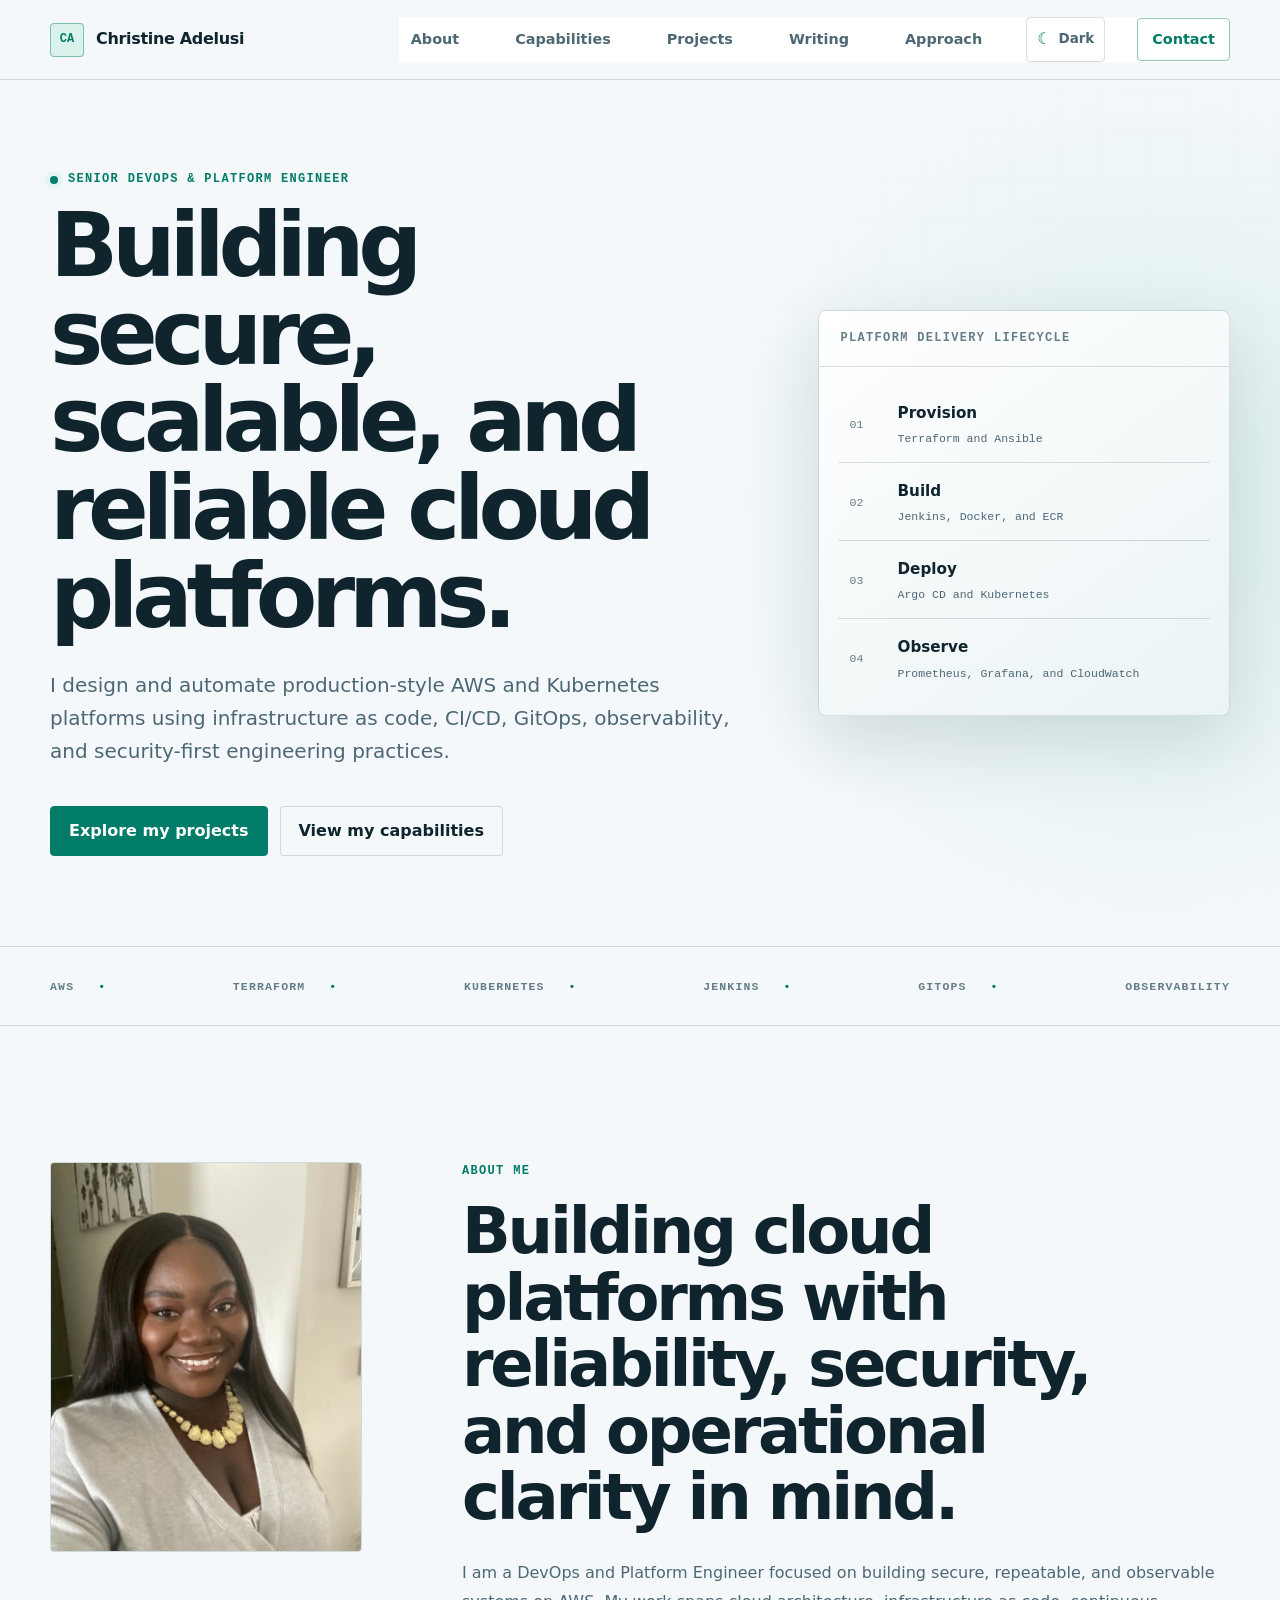
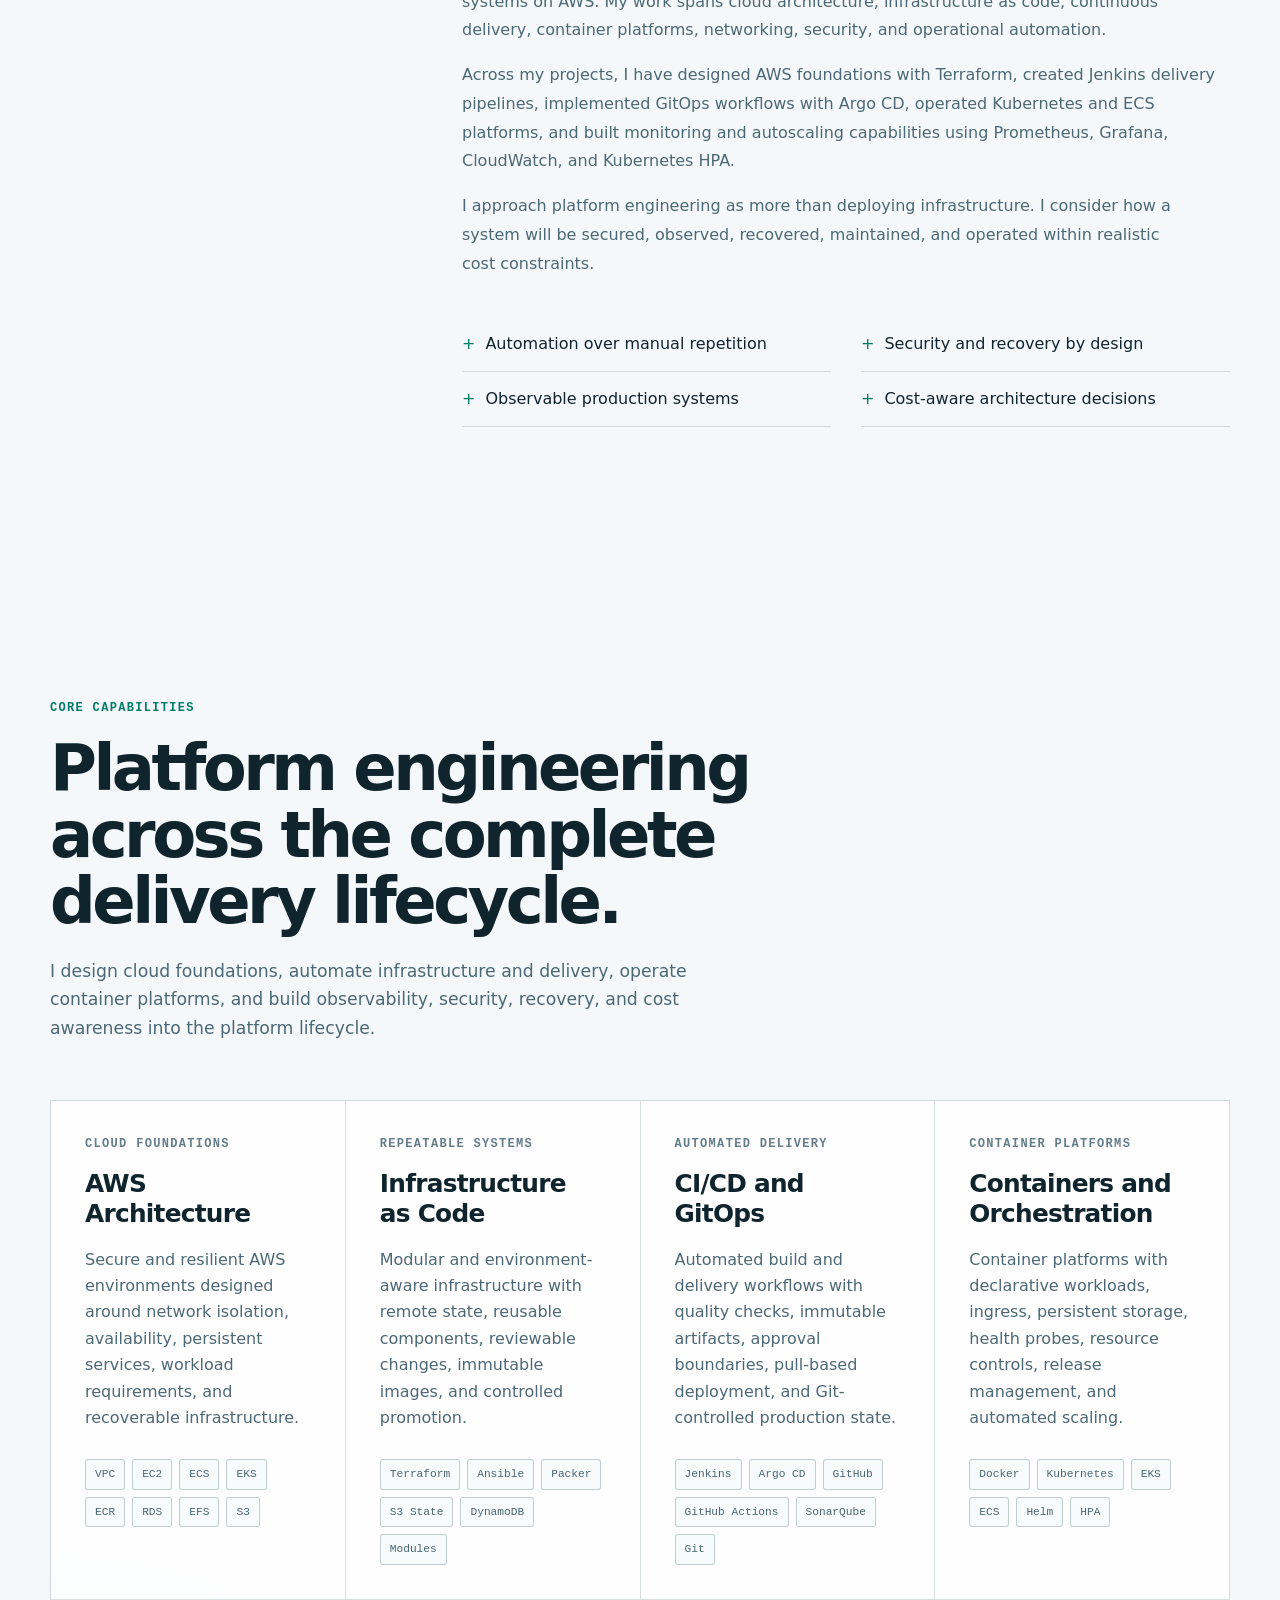
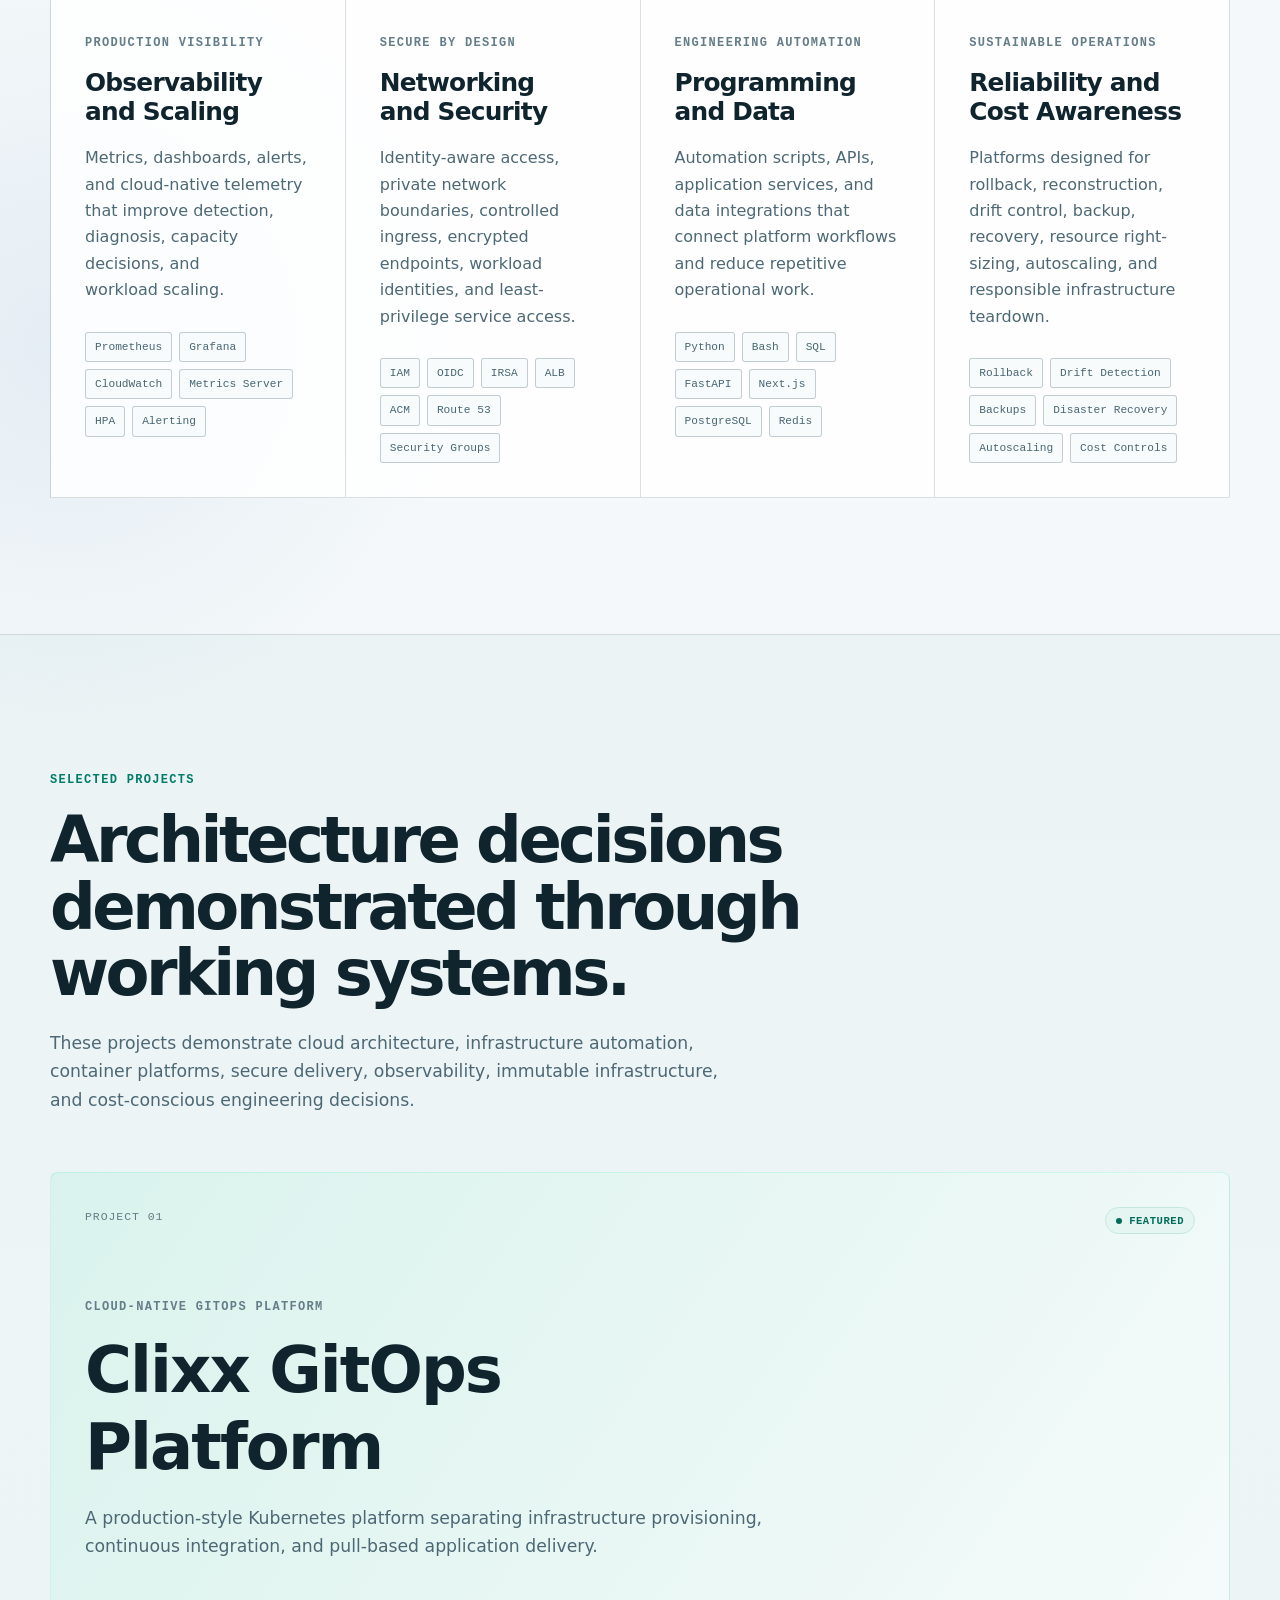
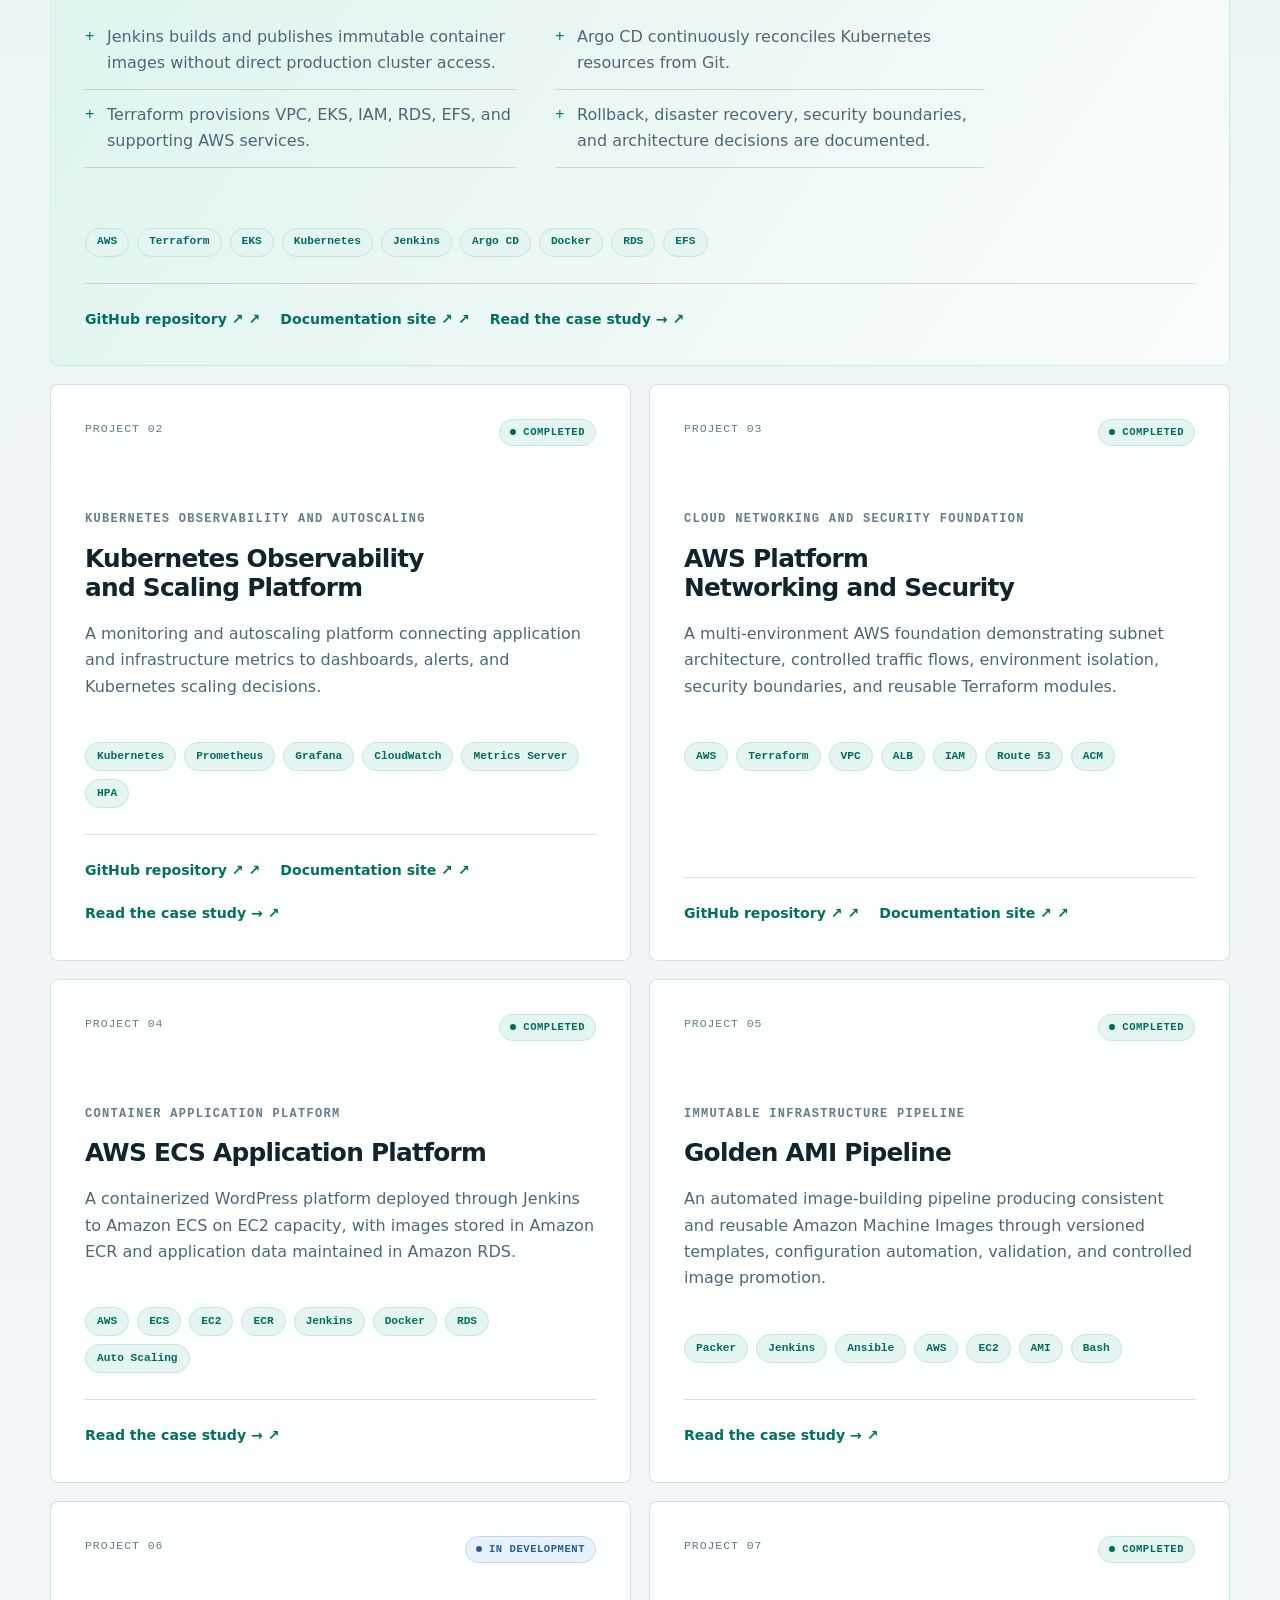
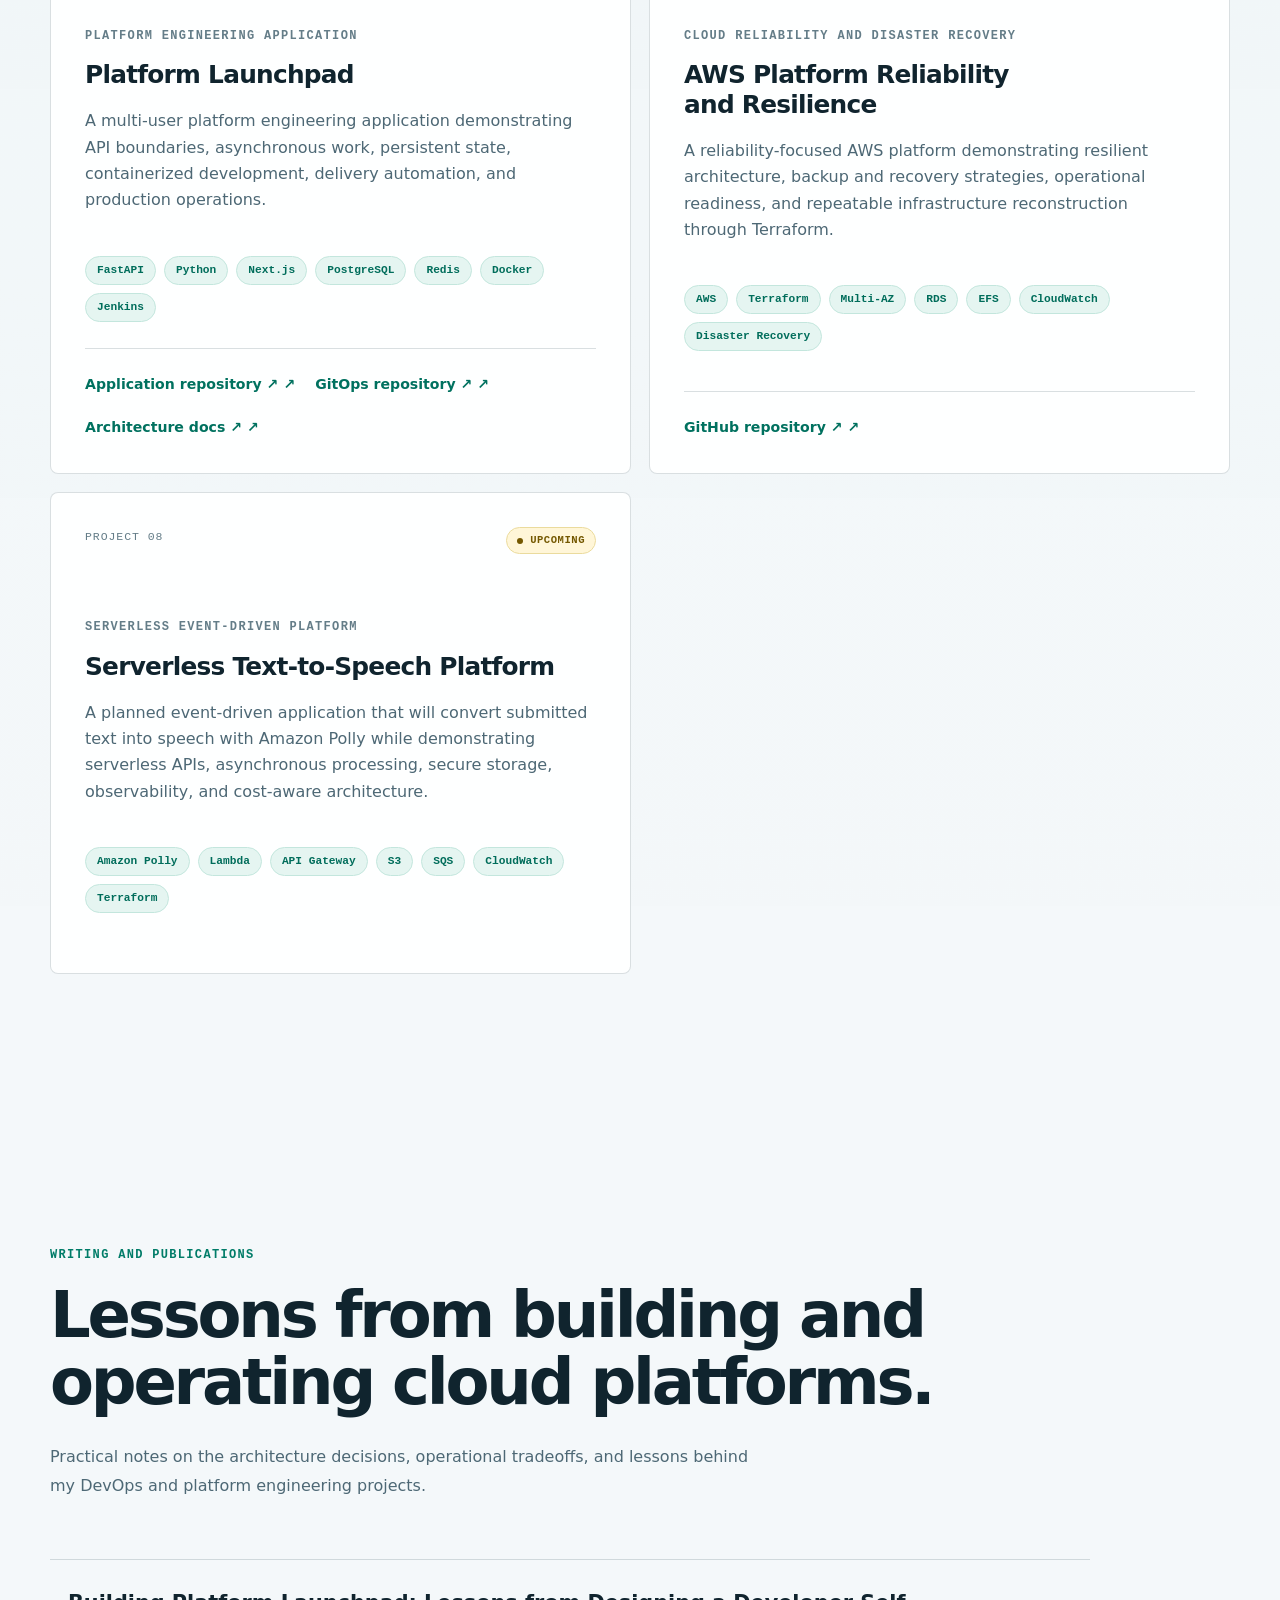
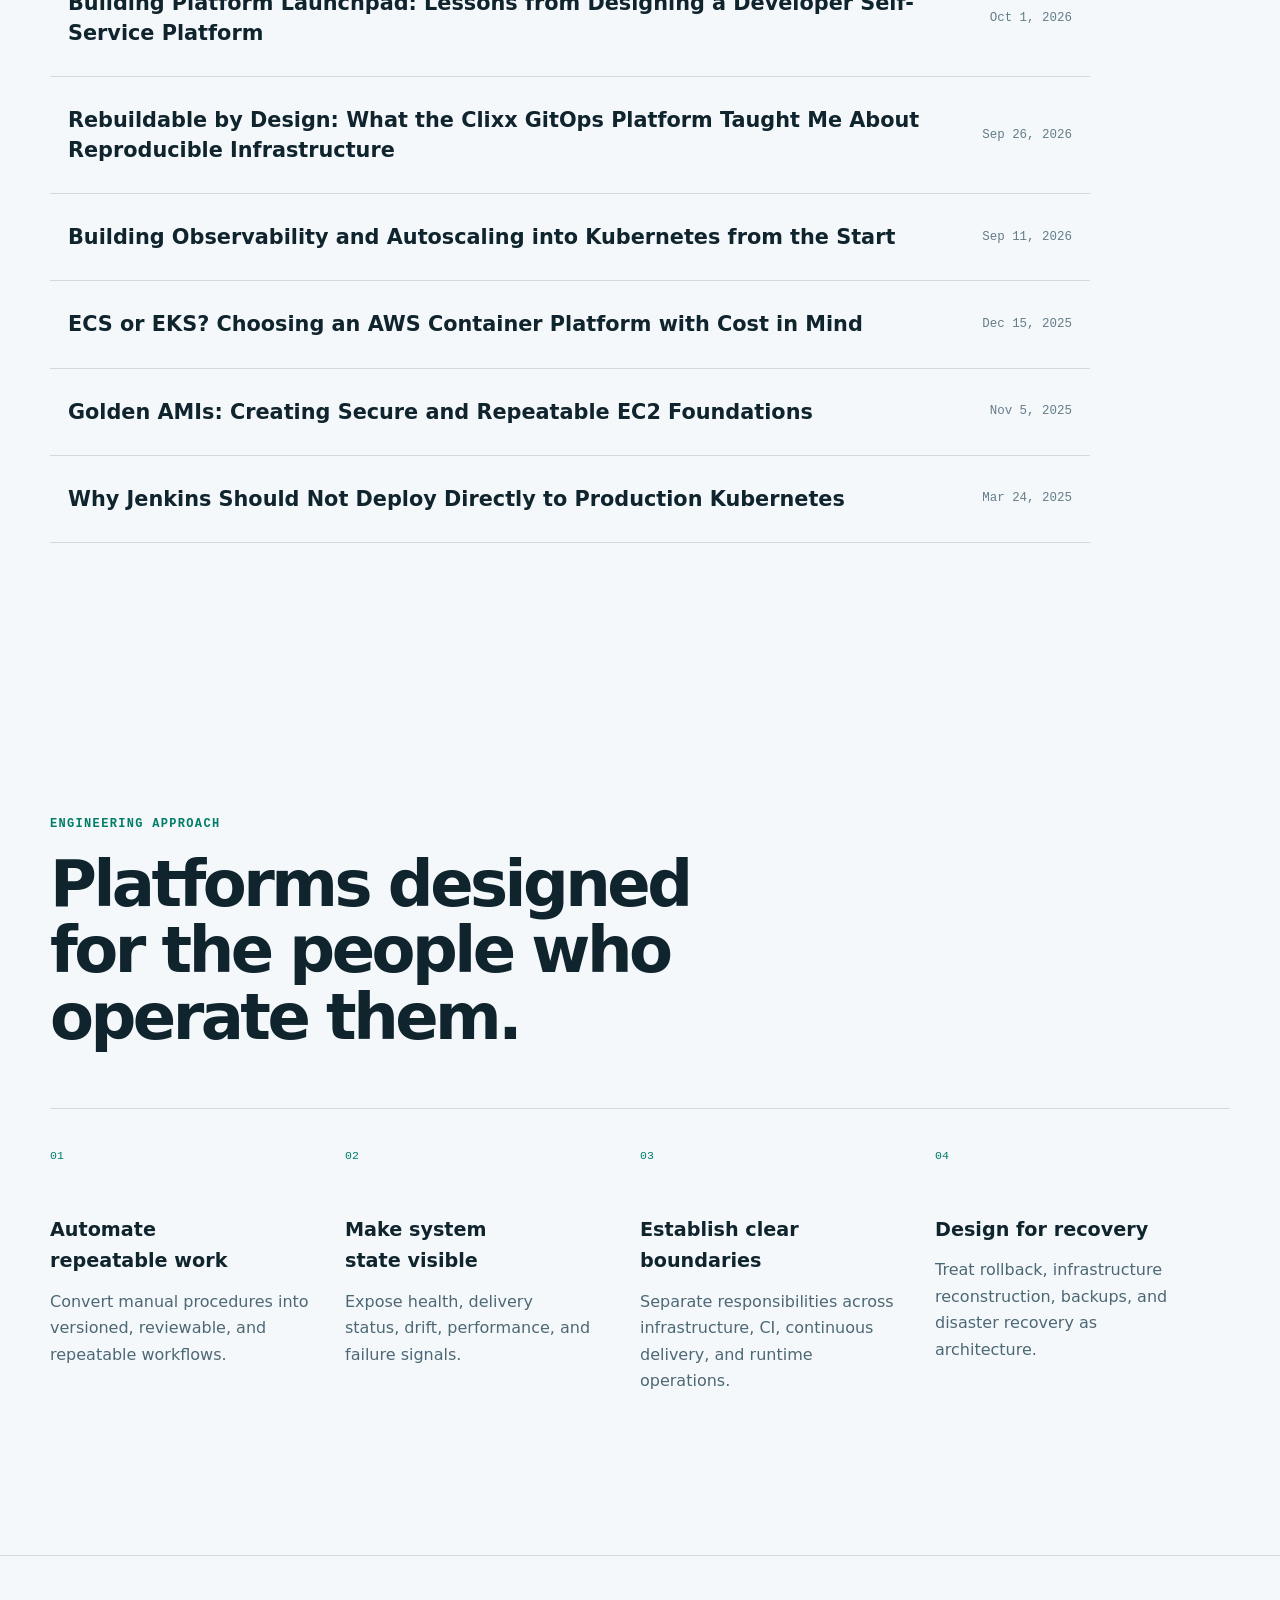
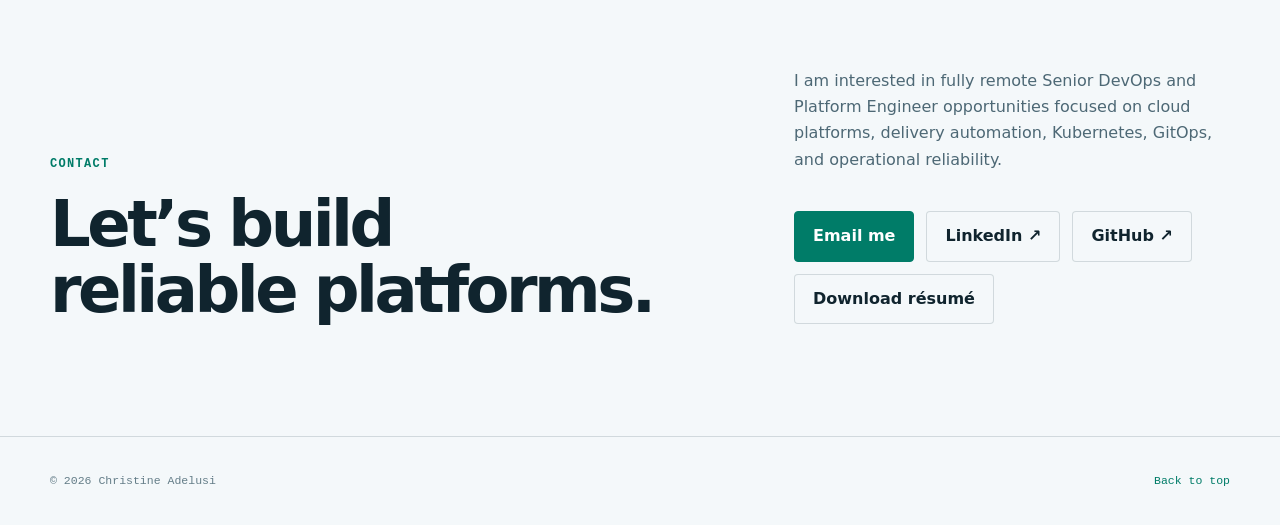
<file: index.html>
<!DOCTYPE html>
<html lang="en">
<head>
    <meta charset="UTF-8">
    <meta
        name="viewport"
        content="width=device-width, initial-scale=1.0"
    >

    <meta
        name="description"
        content="Christine Adelusi is a Senior DevOps and Platform Engineer specializing in AWS, Terraform, Kubernetes, Jenkins, GitOps, CI/CD, observability, security, and automation."
    >

    <meta name="author" content="Christine Adelusi">

    <link
        rel="canonical"
        href="https://xtinead.github.io/christine-devops-portfolio/"
    >

    <meta property="og:type" content="website">
    <meta
        property="og:url"
        content="https://xtinead.github.io/christine-devops-portfolio/"
    >
    <meta
        property="og:title"
        content="Christine Adelusi | Senior DevOps & Platform Engineer"
    >
    <meta
        property="og:description"
        content="AWS and Kubernetes platform engineering portfolio featuring Terraform, Jenkins, GitOps, observability, security, and reliability projects."
    >
    <meta
        property="og:image"
        content="https://xtinead.github.io/christine-devops-portfolio/assets/images/christine-adelusi-portfolio-preview.png"
    >
    <meta
        property="og:image:alt"
        content="Christine Adelusi Senior DevOps and Platform Engineer portfolio"
    >
    <meta property="og:image:width" content="1200">
    <meta property="og:image:height" content="630">

    <meta name="twitter:card" content="summary_large_image">
    <meta
        name="twitter:title"
        content="Christine Adelusi | Senior DevOps & Platform Engineer"
    >
    <meta
        name="twitter:description"
        content="AWS and Kubernetes platform engineering portfolio featuring Terraform, Jenkins, GitOps, observability, security, and reliability projects."
    >
    <meta
        name="twitter:image"
        content="https://xtinead.github.io/christine-devops-portfolio/assets/images/christine-adelusi-portfolio-preview.png"
    >

    <link rel="icon" href="assets/images/favicon.svg" type="image/svg+xml">

    <title>
        Christine Adelusi | Senior DevOps & Platform Engineer
    </title>

    <script>
    /*
     * Apply the saved or system-preferred theme before the page
     * becomes visible. This prevents a light-theme flash.
     */
    (() => {
        const savedTheme = localStorage.getItem("portfolio-theme");

        const preferredTheme = window.matchMedia(
            "(prefers-color-scheme: light)"
        ).matches
            ? "light"
            : "dark";

        document.documentElement.dataset.theme =
            savedTheme || preferredTheme;
    })();
</script>

<link rel="stylesheet" href="css/styles.css">
<link rel="stylesheet" href="css/portfolio-content.css">
<script src="js/main.js" defer></script>
</head>

<body>
    <a class="skip-link" href="#main-content">
        Skip to main content
    </a>

    <header class="site-header">
        <div class="container navigation">
            <a class="brand" href="#home" aria-label="Go to homepage">
                <span class="brand-mark" aria-hidden="true">CA</span>
                <span class="brand-name">Christine Adelusi</span>
            </a>

            <button
                class="menu-toggle"
                type="button"
                aria-expanded="false"
                aria-controls="primary-navigation"
            >
                <span class="sr-only">Open navigation menu</span>
                <span aria-hidden="true"></span>
                <span aria-hidden="true"></span>
                <span aria-hidden="true"></span>
            </button>

            <nav
                id="primary-navigation"
                class="primary-navigation"
                aria-label="Primary navigation"
            >
                <ul>
                    <li><a href="#about">About</a></li>
                    <li><a href="#capabilities">Capabilities</a></li>
                    <li><a href="#projects">Projects</a></li>
                    <li><a href="#writing">Writing</a></li>
                    <li><a href="#approach">Approach</a></li>

                    <li>
                        <button
                            id="theme-toggle"
                            class="theme-toggle"
                            type="button"
                            aria-label="Switch to light theme"
                            title="Switch color theme"
                        >
                            <span
                                class="theme-toggle-icon"
                                aria-hidden="true"
                            >
                                ☀
                            </span>

                            <span class="theme-toggle-text">
                                Light
                            </span>
                        </button>
                    </li>

                    <li><a href="#contact">Contact</a></li>
                </ul>
            </nav>
        </div>
    </header>

    <main id="main-content">
        <section id="home" class="hero">
            <div class="container hero-layout">
                <div class="hero-content">
                    <p class="eyebrow">
                        Senior DevOps &amp; Platform Engineer
                    </p>

                    <h1>
                        Building secure, scalable, and reliable
                        cloud platforms.
                    </h1>

                    <p class="hero-summary">
                        I design and automate production-style AWS and
                        Kubernetes platforms using infrastructure as code,
                        CI/CD, GitOps, observability, and security-first
                        engineering practices.
                    </p>

                    <div class="hero-actions">
                        <a class="button button-primary" href="#projects">
                            Explore my projects
                        </a>

                        <a class="button button-secondary" href="#capabilities">
                            View my capabilities
                        </a>
                    </div>
                </div>

                <aside
                    class="platform-summary"
                    aria-label="Platform delivery lifecycle"
                >
                    <p class="platform-summary-label">
                        Platform delivery lifecycle
                    </p>

                    <ol class="delivery-lifecycle">
                        <li>
                            <span class="lifecycle-number">01</span>
                            <div>
                                <strong>Provision</strong>
                                <span>Terraform and Ansible</span>
                            </div>
                        </li>

                        <li>
                            <span class="lifecycle-number">02</span>
                            <div>
                                <strong>Build</strong>
                                <span>Jenkins, Docker, and ECR</span>
                            </div>
                        </li>

                        <li>
                            <span class="lifecycle-number">03</span>
                            <div>
                                <strong>Deploy</strong>
                                <span>Argo CD and Kubernetes</span>
                            </div>
                        </li>

                        <li>
                            <span class="lifecycle-number">04</span>
                            <div>
                                <strong>Observe</strong>
                                <span>Prometheus, Grafana, and CloudWatch</span>
                            </div>
                        </li>
                    </ol>
                </aside>
            </div>
        </section>

        <section
            class="technology-banner"
            aria-label="Primary technology areas"
        >
            <div class="container">
                <ul>
                    <li>AWS</li>
                    <li>Terraform</li>
                    <li>Kubernetes</li>
                    <li>Jenkins</li>
                    <li>GitOps</li>
                    <li>Observability</li>
                </ul>
            </div>
        </section>

        <section id="about" class="section about-section">
            <div class="container about-layout">
                <div class="about-portrait">
                    <img
                        class="portrait-image"
                        src="assets/images/christine-adelusi-headshot.jpg"
                        alt="Christine Adelusi, Senior DevOps and Platform Engineer"
                        loading="lazy"
                        decoding="async"
                     >
                </div>

                <div class="about-content">
                    <p class="section-label">About me</p>

                    <h2>
                        Building cloud platforms with reliability,
                        security, and operational clarity in mind.
                    </h2>

                    <div class="about-copy">
                        <p>
                            I am a DevOps and Platform Engineer focused on
                            building secure, repeatable, and observable systems
                            on AWS. My work spans cloud architecture,
                            infrastructure as code, continuous delivery,
                            container platforms, networking, security, and
                            operational automation.
                        </p>

                        <p>
                            Across my projects, I have designed AWS foundations
                            with Terraform, created Jenkins delivery pipelines,
                            implemented GitOps workflows with Argo CD, operated
                            Kubernetes and ECS platforms, and built monitoring
                            and autoscaling capabilities using Prometheus,
                            Grafana, CloudWatch, and Kubernetes HPA.
                        </p>

                        <p>
                            I approach platform engineering as more than
                            deploying infrastructure. I consider how a system
                            will be secured, observed, recovered, maintained,
                            and operated within realistic cost constraints.
                        </p>
                    </div>

                    <ul
                        class="about-principles"
                        aria-label="Engineering priorities"
                    >
                        <li>Automation over manual repetition</li>
                        <li>Security and recovery by design</li>
                        <li>Observable production systems</li>
                        <li>Cost-aware architecture decisions</li>
                    </ul>
                </div>
            </div>
        </section>

       <section id="capabilities" class="section capabilities-section">
    <div class="container">
        <div class="section-heading">
            <p class="section-label">
                Core capabilities
            </p>

            <h2>
                Platform engineering across the complete delivery
                lifecycle.
            </h2>

            <p>
                I design cloud foundations, automate infrastructure and
                delivery, operate container platforms, and build
                observability, security, recovery, and cost awareness
                into the platform lifecycle.
            </p>
        </div>

        <div class="capabilities-grid">
            <!-- Capability 01 -->
            <article class="capability-card">
                <p class="card-label">
                    Cloud foundations
                </p>

                <h3>AWS Architecture</h3>

                <p>
                    Secure and resilient AWS environments designed around
                    network isolation, availability, persistent services,
                    workload requirements, and recoverable infrastructure.
                </p>

                <ul class="technology-list">
                    <li>VPC</li>
                    <li>EC2</li>
                    <li>ECS</li>
                    <li>EKS</li>
                    <li>ECR</li>
                    <li>RDS</li>
                    <li>EFS</li>
                    <li>S3</li>
                </ul>
            </article>

            <!-- Capability 02 -->
            <article class="capability-card">
                <p class="card-label">
                    Repeatable systems
                </p>

                <h3>
                    Infrastructure as Code
                </h3>

                <p>
                    Modular and environment-aware infrastructure with
                    remote state, reusable components, reviewable
                    changes, immutable images, and controlled promotion.
                </p>

                <ul class="technology-list">
                    <li>Terraform</li>
                    <li>Ansible</li>
                    <li>Packer</li>
                    <li>S3 State</li>
                    <li>DynamoDB</li>
                    <li>Modules</li>
                </ul>
            </article>

            <!-- Capability 03 -->
            <article class="capability-card">
                <p class="card-label">
                    Automated delivery
                </p>

                <h3>CI/CD and GitOps</h3>

                <p>
                    Automated build and delivery workflows with quality
                    checks, immutable artifacts, approval boundaries,
                    pull-based deployment, and Git-controlled production
                    state.
                </p>

                <ul class="technology-list">
                    <li>Jenkins</li>
                    <li>Argo CD</li>
                    <li>GitHub</li>
                    <li>GitHub Actions</li>
                    <li>SonarQube</li>
                    <li>Git</li>
                </ul>
            </article>

            <!-- Capability 04 -->
            <article class="capability-card">
                <p class="card-label">
                    Container platforms
                </p>

                <h3>
                    Containers and Orchestration
                </h3>

                <p>
                    Container platforms with declarative workloads,
                    ingress, persistent storage, health probes,
                    resource controls, release management, and
                    automated scaling.
                </p>

                <ul class="technology-list">
                    <li>Docker</li>
                    <li>Kubernetes</li>
                    <li>EKS</li>
                    <li>ECS</li>
                    <li>Helm</li>
                    <li>HPA</li>
                </ul>
            </article>

            <!-- Capability 05 -->
            <article class="capability-card">
                <p class="card-label">
                    Production visibility
                </p>

                <h3>
                    Observability and Scaling
                </h3>

                <p>
                    Metrics, dashboards, alerts, and cloud-native
                    telemetry that improve detection, diagnosis,
                    capacity decisions, and workload scaling.
                </p>

                <ul class="technology-list">
                    <li>Prometheus</li>
                    <li>Grafana</li>
                    <li>CloudWatch</li>
                    <li>Metrics Server</li>
                    <li>HPA</li>
                    <li>Alerting</li>
                </ul>
            </article>

            <!-- Capability 06 -->
            <article class="capability-card">
                <p class="card-label">
                    Secure by design
                </p>

                <h3>
                    Networking and Security
                </h3>

                <p>
                    Identity-aware access, private network boundaries,
                    controlled ingress, encrypted endpoints, workload
                    identities, and least-privilege service access.
                </p>

                <ul class="technology-list">
                    <li>IAM</li>
                    <li>OIDC</li>
                    <li>IRSA</li>
                    <li>ALB</li>
                    <li>ACM</li>
                    <li>Route 53</li>
                    <li>Security Groups</li>
                </ul>
            </article>

            <!-- Capability 07 -->
            <article class="capability-card">
                <p class="card-label">
                    Engineering automation
                </p>

                <h3>
                    Programming and Data
                </h3>

                <p>
                    Automation scripts, APIs, application services, and
                    data integrations that connect platform workflows
                    and reduce repetitive operational work.
                </p>

                <ul class="technology-list">
                    <li>Python</li>
                    <li>Bash</li>
                    <li>SQL</li>
                    <li>FastAPI</li>
                    <li>Next.js</li>
                    <li>PostgreSQL</li>
                    <li>Redis</li>
                </ul>
            </article>

            <!-- Capability 08 -->
            <article class="capability-card">
                <p class="card-label">
                    Sustainable operations
                </p>

                <h3>
                    Reliability and Cost Awareness
                </h3>

                <p>
                    Platforms designed for rollback, reconstruction,
                    drift control, backup, recovery, resource
                    right-sizing, autoscaling, and responsible
                    infrastructure teardown.
                </p>

                <ul class="technology-list">
                    <li>Rollback</li>
                    <li>Drift Detection</li>
                    <li>Backups</li>
                    <li>Disaster Recovery</li>
                    <li>Autoscaling</li>
                    <li>Cost Controls</li>
                </ul>
            </article>
        </div>
    </div>
</section>

 <section id="projects" class="section projects-section">
    <div class="container">
        <div class="section-heading">
            <p class="section-label">
                Selected projects
            </p>

            <h2>
                Architecture decisions demonstrated through working
                systems.
            </h2>

            <p>
                These projects demonstrate cloud architecture,
                infrastructure automation, container platforms, secure
                delivery, observability, immutable infrastructure, and
                cost-conscious engineering decisions.
            </p>
        </div>

        <div class="projects-grid">
            <!-- Project 01 -->
            <article class="project-card project-card-featured">
                <div class="project-card-header">
                    <p class="project-number">
                        Project 01
                    </p>

                    <span class="project-status">
                        Featured
                    </span>
                </div>

                <p class="card-label">
                    Cloud-Native GitOps Platform
                </p>

                <h3>Clixx GitOps Platform</h3>

                <p>
                    A production-style Kubernetes platform separating
                    infrastructure provisioning, continuous integration,
                    and pull-based application delivery.
                </p>

                <ul class="project-highlights">
                    <li>
                        Jenkins builds and publishes immutable container
                        images without direct production cluster access.
                    </li>

                    <li>
                        Argo CD continuously reconciles Kubernetes
                        resources from Git.
                    </li>

                    <li>
                        Terraform provisions VPC, EKS, IAM, RDS, EFS,
                        and supporting AWS services.
                    </li>

                    <li>
                        Rollback, disaster recovery, security boundaries,
                        and architecture decisions are documented.
                    </li>
                </ul>

                <ul
                    class="project-technologies"
                    aria-label="Clixx GitOps technologies"
                >
                    <li>AWS</li>
                    <li>Terraform</li>
                    <li>EKS</li>
                    <li>Kubernetes</li>
                    <li>Jenkins</li>
                    <li>Argo CD</li>
                    <li>Docker</li>
                    <li>RDS</li>
                    <li>EFS</li>
                </ul>

                <div class="project-links">
                    <a
                        href="https://github.com/xtinead/clixx-gitops-platform"
                        target="_blank"
                        rel="noopener noreferrer"
                    >
                        GitHub repository ↗
                    </a>

                    <a
                        href="https://xtinead.github.io/clixx-gitops-platform/"
                        target="_blank"
                        rel="noopener noreferrer"
                    >
                        Documentation site ↗
                    </a>

                    <a href="articles/jenkins-gitops.html">
                        Read the case study →
                    </a>
                </div>
            </article>

            <!-- Project 02 -->
            <article class="project-card">
                <div class="project-card-header">
                    <p class="project-number">
                        Project 02
                    </p>

                    <span class="project-status">
                        Completed
                    </span>
                </div>

                <p class="card-label">
                    Kubernetes Observability and Autoscaling
                </p>

                <h3>
                    Kubernetes Observability and Scaling Platform
                </h3>

                <p>
                    A monitoring and autoscaling platform connecting
                    application and infrastructure metrics to dashboards,
                    alerts, and Kubernetes scaling decisions.
                </p>

                <ul
                    class="project-technologies"
                    aria-label="Observability platform technologies"
                >
                    <li>Kubernetes</li>
                    <li>Prometheus</li>
                    <li>Grafana</li>
                    <li>CloudWatch</li>
                    <li>Metrics Server</li>
                    <li>HPA</li>
                </ul>

                <div class="project-links">
                    <a
                        href="https://github.com/xtinead/kubernetes-observability-and-scaling-platform"
                        target="_blank"
                        rel="noopener noreferrer"
                    >
                        GitHub repository ↗
                    </a>

                    <a
                        href="https://xtinead.github.io/kubernetes-observability-and-scaling-platform/"
                        target="_blank"
                        rel="noopener noreferrer"
                    >
                        Documentation site ↗
                    </a>

                    <a href="articles/kubernetes-observability.html">
                        Read the case study →
                    </a>
                </div>
            </article>

            <!-- Project 03 -->
            <article class="project-card">
                <div class="project-card-header">
                    <p class="project-number">
                        Project 03
                    </p>

                    <span class="project-status">
                        Completed
                    </span>
                </div>

                <p class="card-label">
                    Cloud Networking and Security Foundation
                </p>

                <h3>
                    AWS Platform Networking and Security
                </h3>

                <p>
                    A multi-environment AWS foundation demonstrating
                    subnet architecture, controlled traffic flows,
                    environment isolation, security boundaries, and
                    reusable Terraform modules.
                </p>

                <ul
                    class="project-technologies"
                    aria-label="Networking platform technologies"
                >
                    <li>AWS</li>
                    <li>Terraform</li>
                    <li>VPC</li>
                    <li>ALB</li>
                    <li>IAM</li>
                    <li>Route 53</li>
                    <li>ACM</li>
                </ul>

                <div class="project-links">
                    <a
                        href="https://github.com/xtinead/aws-platform-networking-and-security"
                        target="_blank"
                        rel="noopener noreferrer"
                    >
                        GitHub repository ↗
                    </a>

                    <a
                        href="https://xtinead.github.io/aws-platform-networking-and-security/"
                        target="_blank"
                        rel="noopener noreferrer"
                    >
                        Documentation site ↗
                    </a>
                </div>
            </article>

            <!-- Project 04 -->
            <article class="project-card">
                <div class="project-card-header">
                    <p class="project-number">
                        Project 04
                    </p>

                    <span class="project-status">
                        Completed
                    </span>
                </div>

                <p class="card-label">
                    Container Application Platform
                </p>

                <h3>AWS ECS Application Platform</h3>

                <p>
                    A containerized WordPress platform deployed through
                    Jenkins to Amazon ECS on EC2 capacity, with images
                    stored in Amazon ECR and application data maintained
                    in Amazon RDS.
                </p>

                <ul
                    class="project-technologies"
                    aria-label="ECS platform technologies"
                >
                    <li>AWS</li>
                    <li>ECS</li>
                    <li>EC2</li>
                    <li>ECR</li>
                    <li>Jenkins</li>
                    <li>Docker</li>
                    <li>RDS</li>
                    <li>Auto Scaling</li>
                </ul>

                <div class="project-links">
                    <a href="articles/ecs-or-eks-cost.html">
                        Read the case study →
                    </a>
                </div>

            </article>

            <!-- Project 05 -->
            <article class="project-card">
                <div class="project-card-header">
                    <p class="project-number">
                        Project 05
                    </p>

                    <span class="project-status">
                        Completed
                    </span>
                </div>

                <p class="card-label">
                    Immutable Infrastructure Pipeline
                </p>

                <h3>Golden AMI Pipeline</h3>

                <p>
                    An automated image-building pipeline producing
                    consistent and reusable Amazon Machine Images through
                    versioned templates, configuration automation,
                    validation, and controlled image promotion.
                </p>

                <ul
                    class="project-technologies"
                    aria-label="Golden AMI pipeline technologies"
                >
                    <li>Packer</li>
                    <li>Jenkins</li>
                    <li>Ansible</li>
                    <li>AWS</li>
                    <li>EC2</li>
                    <li>AMI</li>
                    <li>Bash</li>
                </ul>

                <div class="project-links">
                    <a href="articles/golden-ami-pipeline.html">
                        Read the case study →
                    </a>
                </div>
            </article>

            <!-- Project 06 -->
            <article class="project-card">
                <div class="project-card-header">
                    <p class="project-number">
                        Project 06
                    </p>

                    <span
                        class="
                            project-status
                            project-status-development
                        "
                    >
                        In development
                    </span>
                </div>

                <p class="card-label">
                    Platform Engineering Application
                </p>

                <h3>Platform Launchpad</h3>

                <p>
                    A multi-user platform engineering application
                    demonstrating API boundaries, asynchronous work,
                    persistent state, containerized development, delivery
                    automation, and production operations.
                </p>

                <ul
                    class="project-technologies"
                    aria-label="Platform Launchpad technologies"
                >
                    <li>FastAPI</li>
                    <li>Python</li>
                    <li>Next.js</li>
                    <li>PostgreSQL</li>
                    <li>Redis</li>
                    <li>Docker</li>
                    <li>Jenkins</li>
                </ul>

                <div class="project-links">
                    <a
                        href="https://github.com/xtinead/platform-launchpad"
                        target="_blank"
                        rel="noopener noreferrer"
                    >
                        Application repository ↗
                    </a>

                    <a
                        href="https://github.com/xtinead/platform-launchpad-gitops"
                        target="_blank"
                        rel="noopener noreferrer"
                    >
                        GitOps repository ↗
                    </a>

                    <a
                        href="https://github.com/xtinead/platform-launchpad/blob/main/docs/architecture/system-architecture.md"
                        target="_blank"
                        rel="noopener noreferrer"
                    >
                        Architecture docs ↗
                    </a>
                </div>
            </article>

            <!-- Project 07 -->
            <article class="project-card">
                <div class="project-card-header">
                    <p class="project-number">
                        Project 07
                    </p>

                    <span class="project-status">
                        Completed
                    </span>
                </div>

                <p class="card-label">
                    Cloud Reliability and Disaster Recovery
                </p>

                <h3>
                    AWS Platform Reliability and Resilience
                </h3>

                <p>
                    A reliability-focused AWS platform demonstrating
                    resilient architecture, backup and recovery
                    strategies, operational readiness, and repeatable
                    infrastructure reconstruction through Terraform.
                </p>

                <ul
                    class="project-technologies"
                    aria-label="Reliability and resilience platform technologies"
                >
                    <li>AWS</li>
                    <li>Terraform</li>
                    <li>Multi-AZ</li>
                    <li>RDS</li>
                    <li>EFS</li>
                    <li>CloudWatch</li>
                    <li>Disaster Recovery</li>
                </ul>

                <div class="project-links">
                    <a
                        href="https://github.com/xtinead/aws-platform-reliability-and-resilience"
                        target="_blank"
                        rel="noopener noreferrer"
                    >
                        GitHub repository ↗
                    </a>
                </div>
            </article>

            <!-- Project 08 -->
            <article class="project-card">
                <div class="project-card-header">
                    <p class="project-number">
                        Project 08
                    </p>

                    <span
                        class="
                            project-status
                            project-status-upcoming
                        "
                    >
                        Upcoming
                    </span>
                </div>

                <p class="card-label">
                    Serverless Event-Driven Platform
                </p>

                <h3>
                    Serverless Text-to-Speech Platform
                </h3>

                <p>
                    A planned event-driven application that will convert
                    submitted text into speech with Amazon Polly while
                    demonstrating serverless APIs, asynchronous
                    processing, secure storage, observability, and
                    cost-aware architecture.
                </p>

                <ul
                    class="project-technologies"
                    aria-label="Text-to-speech platform technologies"
                >
                    <li>Amazon Polly</li>
                    <li>Lambda</li>
                    <li>API Gateway</li>
                    <li>S3</li>
                    <li>SQS</li>
                    <li>CloudWatch</li>
                    <li>Terraform</li>
                </ul>

            </article>
        </div>
    </div>
</section>

        <section id="writing" class="section writing-section">
            <div class="container">
                <div class="writing-heading">
                    <p class="section-label">Writing and publications</p>
                    <h2>Lessons from building and operating cloud platforms.</h2>
                    <p>
                        Practical notes on the architecture decisions,
                        operational tradeoffs, and lessons behind my DevOps
                        and platform engineering projects.
                    </p>
                </div>

                <ol class="publication-list">
                    <li>
                        <a href="articles/building-platform-launchpad.html">
                            <span>Building Platform Launchpad: Lessons from Designing a Developer Self-Service Platform</span>
                            <time datetime="2026-10-01">Oct 1, 2026</time>
                        </a>
                    </li>
                    <li>
                        <a href="articles/rebuildable-by-design-clixx-gitops.html">
                            <span>Rebuildable by Design: What the Clixx GitOps Platform Taught Me About Reproducible Infrastructure</span>
                            <time datetime="2026-26-09">Sep 26, 2026</time>
                        </a>
                    </li>
                    <li>
                        <a href="articles/kubernetes-observability.html">
                            <span>Building Observability and Autoscaling into Kubernetes from the Start</span>
                            <time datetime="2026-09-11">Sep 11, 2026</time>
                        </a>
                    </li>
                    <li>
                        <a href="articles/ecs-or-eks-cost.html">
                            <span>ECS or EKS? Choosing an AWS Container Platform with Cost in Mind</span>
                            <time datetime="2025-12-15">Dec 15, 2025</time>
                        </a>
                    </li>
                    <li>
                        <a href="articles/golden-ami-pipeline.html">
                            <span>Golden AMIs: Creating Secure and Repeatable EC2 Foundations</span>
                            <time datetime="2025-11-05">Nov 5, 2025</time>
                        </a>
                    </li>
                    <li>
                        <a href="articles/jenkins-gitops.html">
                            <span>Why Jenkins Should Not Deploy Directly to Production Kubernetes</span>
                            <time datetime="2025-03-24">Mar 24, 2025</time>
                        </a>
                    </li>
                </ol>
            </div>
        </section>

        <section id="approach" class="section approach-section">
            <div class="container">
                <div class="section-heading">
                    <p class="section-label">Engineering approach</p>

                    <h2>
                        Platforms designed for the people who operate them.
                    </h2>
                </div>

                <div class="principles-grid">
                    <article>
                        <span>01</span>
                        <h3>Automate repeatable work</h3>
                        <p>
                            Convert manual procedures into versioned,
                            reviewable, and repeatable workflows.
                        </p>
                    </article>

                    <article>
                        <span>02</span>
                        <h3>Make system state visible</h3>
                        <p>
                            Expose health, delivery status, drift, performance,
                            and failure signals.
                        </p>
                    </article>

                    <article>
                        <span>03</span>
                        <h3>Establish clear boundaries</h3>
                        <p>
                            Separate responsibilities across infrastructure,
                            CI, continuous delivery, and runtime operations.
                        </p>
                    </article>

                    <article>
                        <span>04</span>
                        <h3>Design for recovery</h3>
                        <p>
                            Treat rollback, infrastructure reconstruction,
                            backups, and disaster recovery as architecture.
                        </p>
                    </article>
                </div>
            </div>
        </section>

        <section id="contact" class="section contact-section">
            <div class="container contact-layout">
                <div>
                    <p class="section-label">Contact</p>

                    <h2>
                        Let’s build reliable platforms.
                    </h2>
                </div>

                <div class="contact-content">
                    <p>
                        I am interested in fully remote Senior DevOps and
                        Platform Engineer opportunities focused on cloud
                        platforms, delivery automation, Kubernetes, GitOps,
                        and operational reliability.
                    </p>

                    <div class="hero-actions" aria-label="Contact links">
                        <a
                            class="button button-primary"
                            href="mailto:christineadelusi@gmail.com"
                        >
                            Email me
                        </a>

                        <a
                            class="button button-secondary"
                            href="https://www.linkedin.com/in/christine-adelusi-31b64512b"
                            target="_blank"
                            rel="noopener noreferrer"
                        >
                            LinkedIn ↗
                        </a>

                        <a
                            class="button button-secondary"
                            href="https://github.com/xtinead"
                            target="_blank"
                            rel="noopener noreferrer"
                        >
                            GitHub ↗
                        </a>

                        <a
                            class="button button-secondary"
                            href="assets/resume/christine-adelusi-resume.pdf"
                            download
                        >
                            Download résumé
                        </a>
                    </div>
                </div>
            </div>
        </section>
    </main>

    <footer class="site-footer">
        <div class="container footer-layout">
            <p>
                &copy; <span id="current-year"></span> Christine Adelusi
            </p>

            <a href="#home">Back to top</a>
        </div>
    </footer>
</body>
</html>
</file>
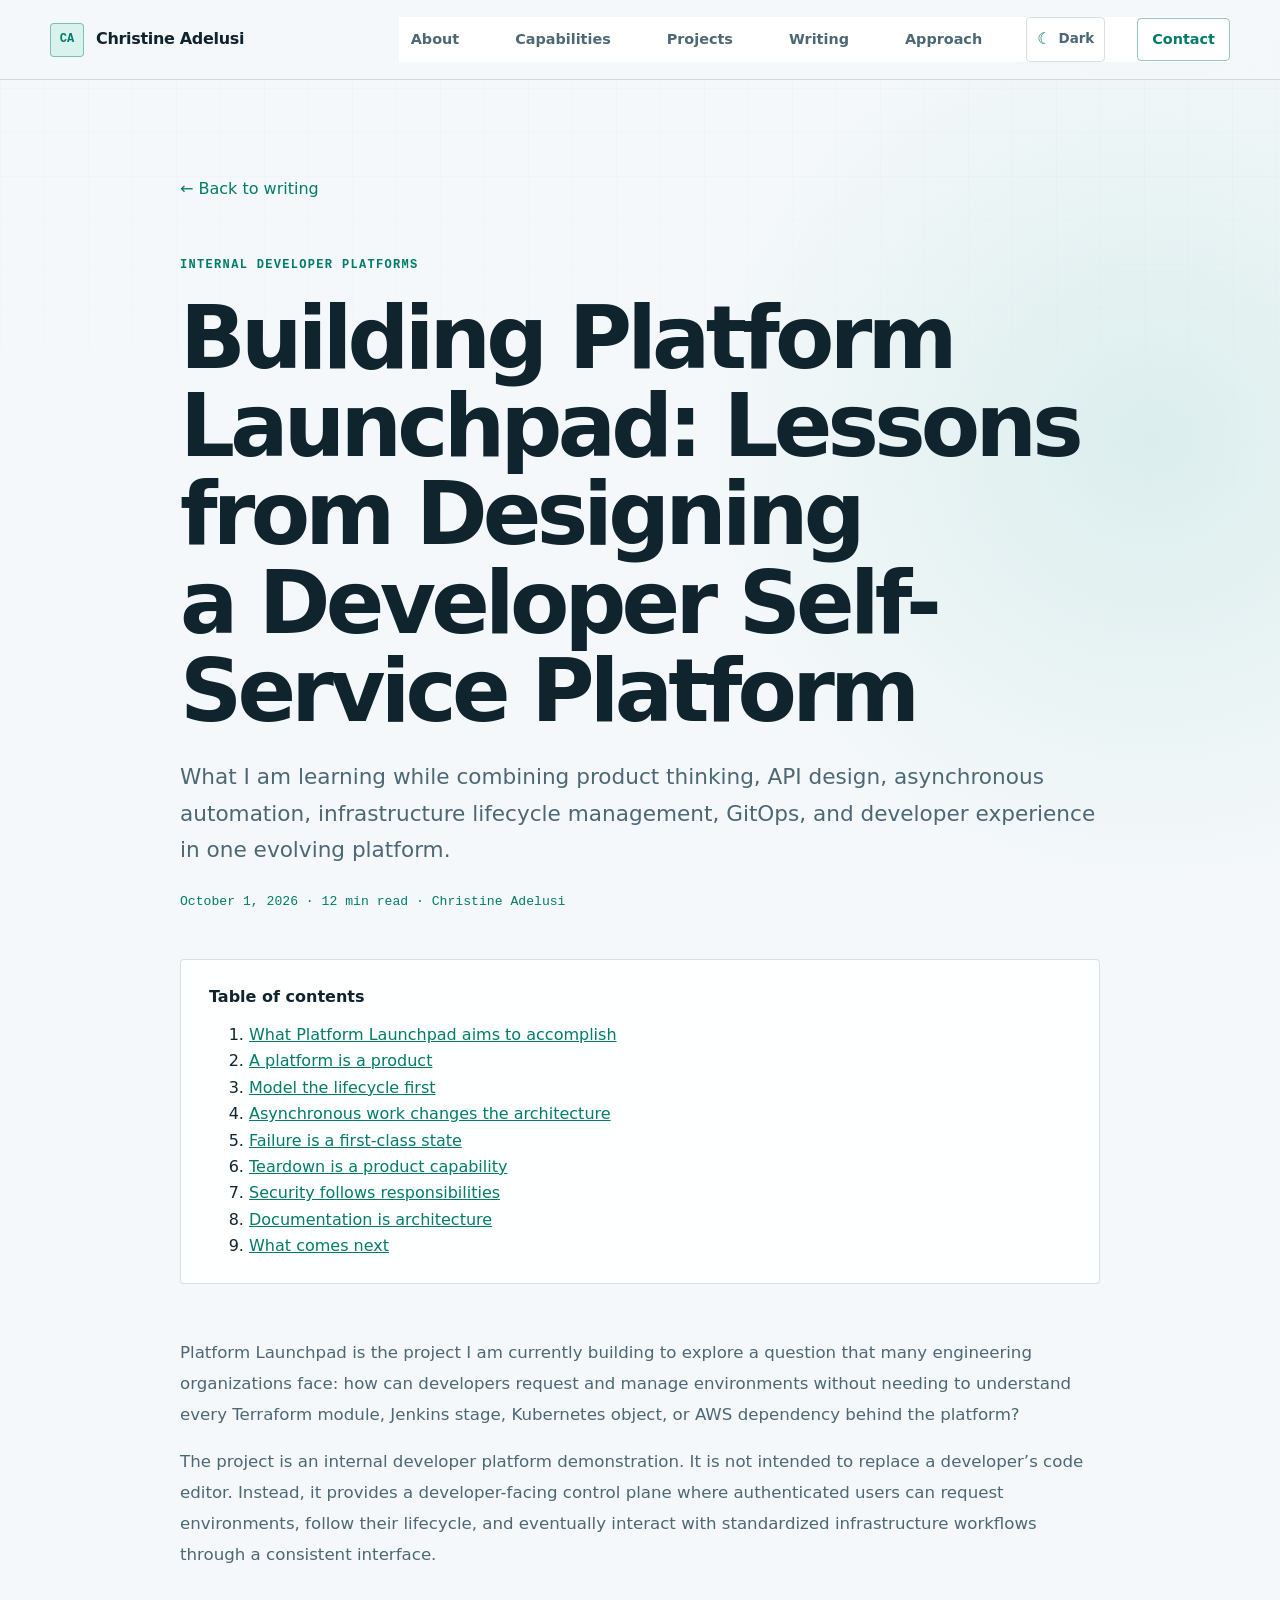
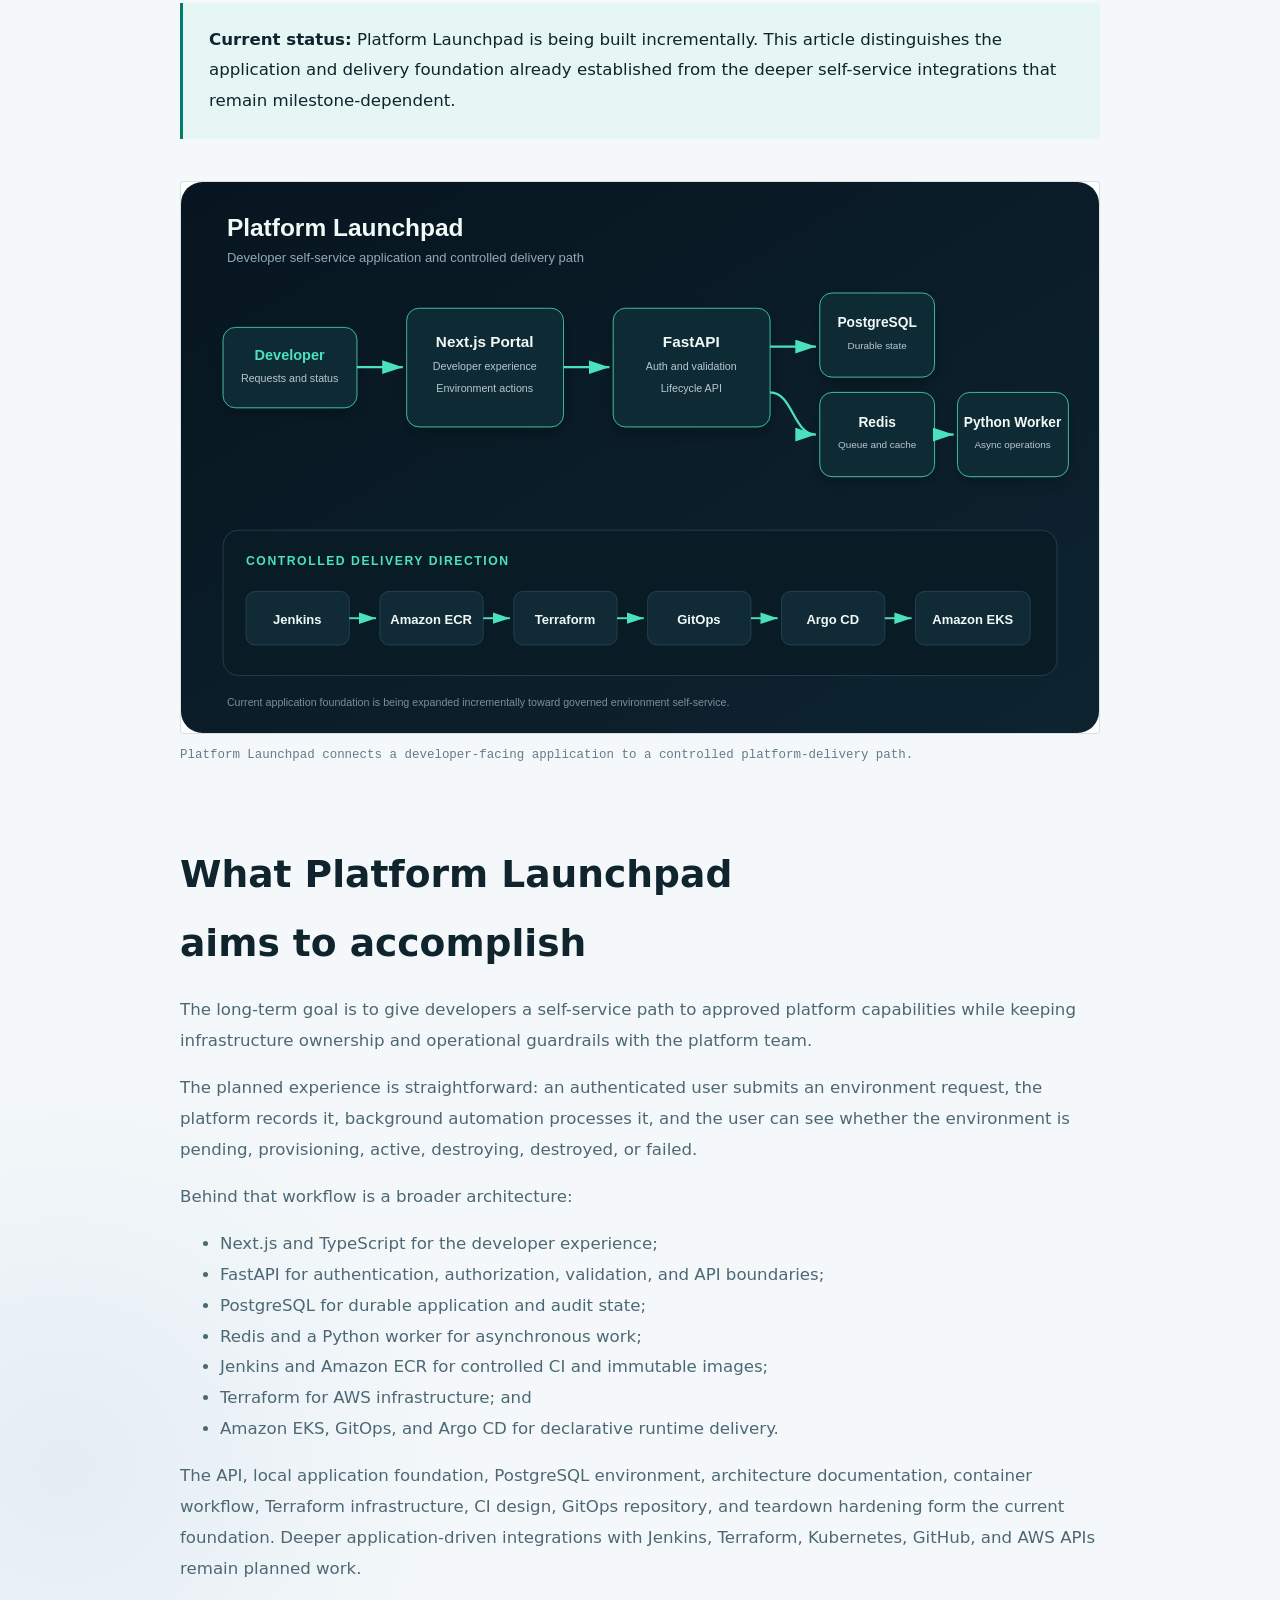
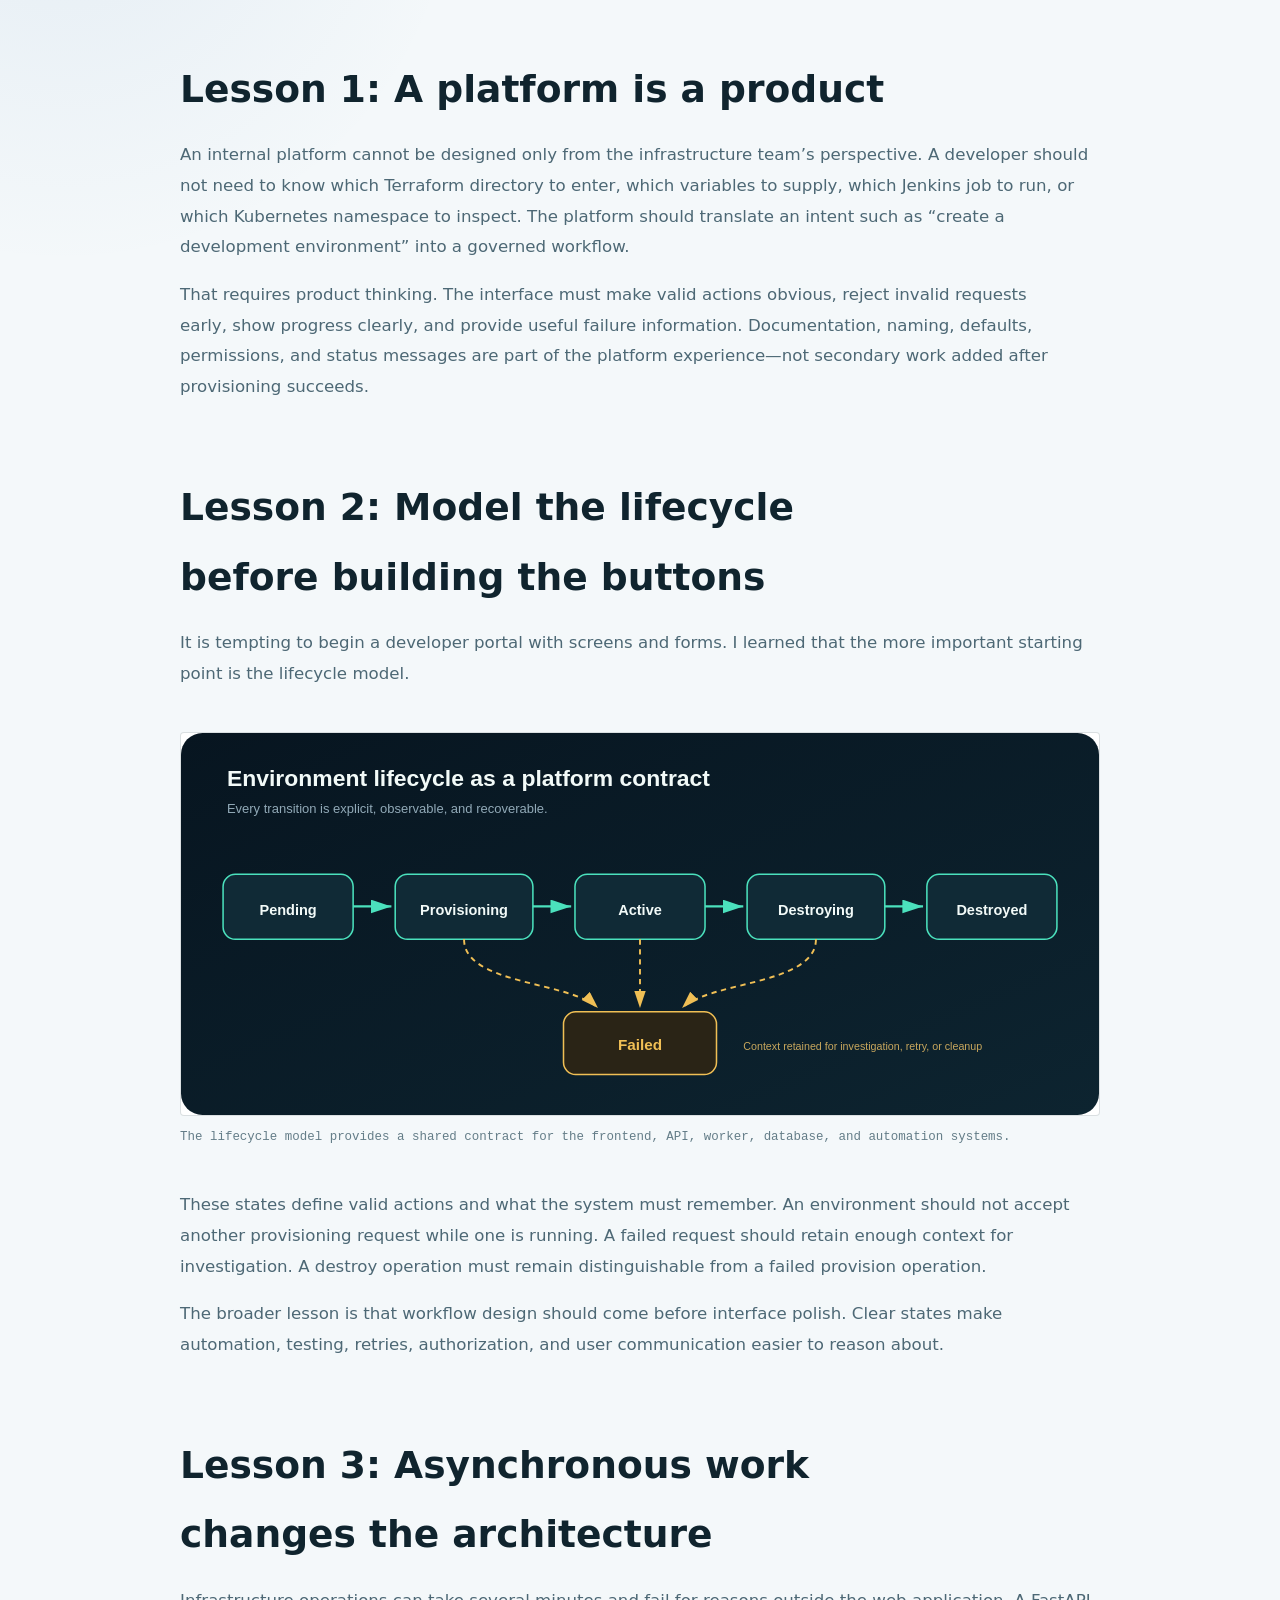
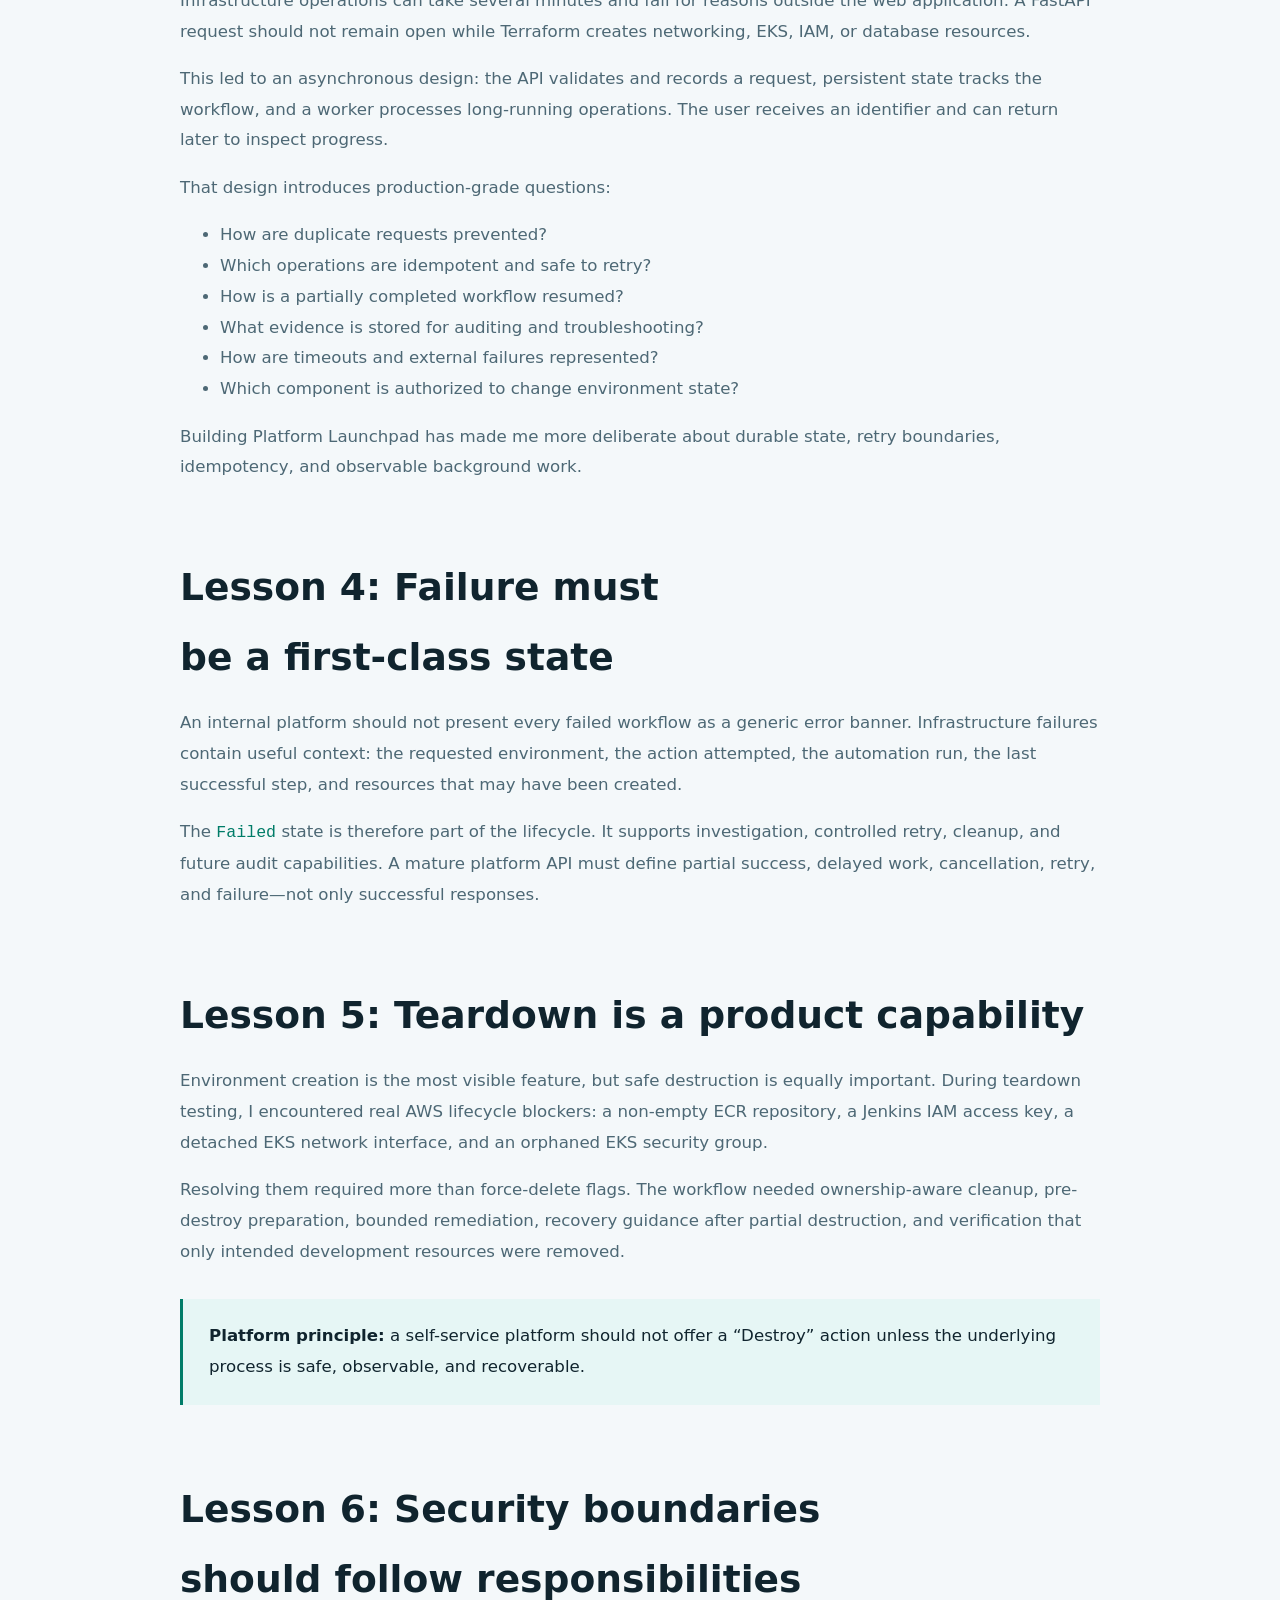
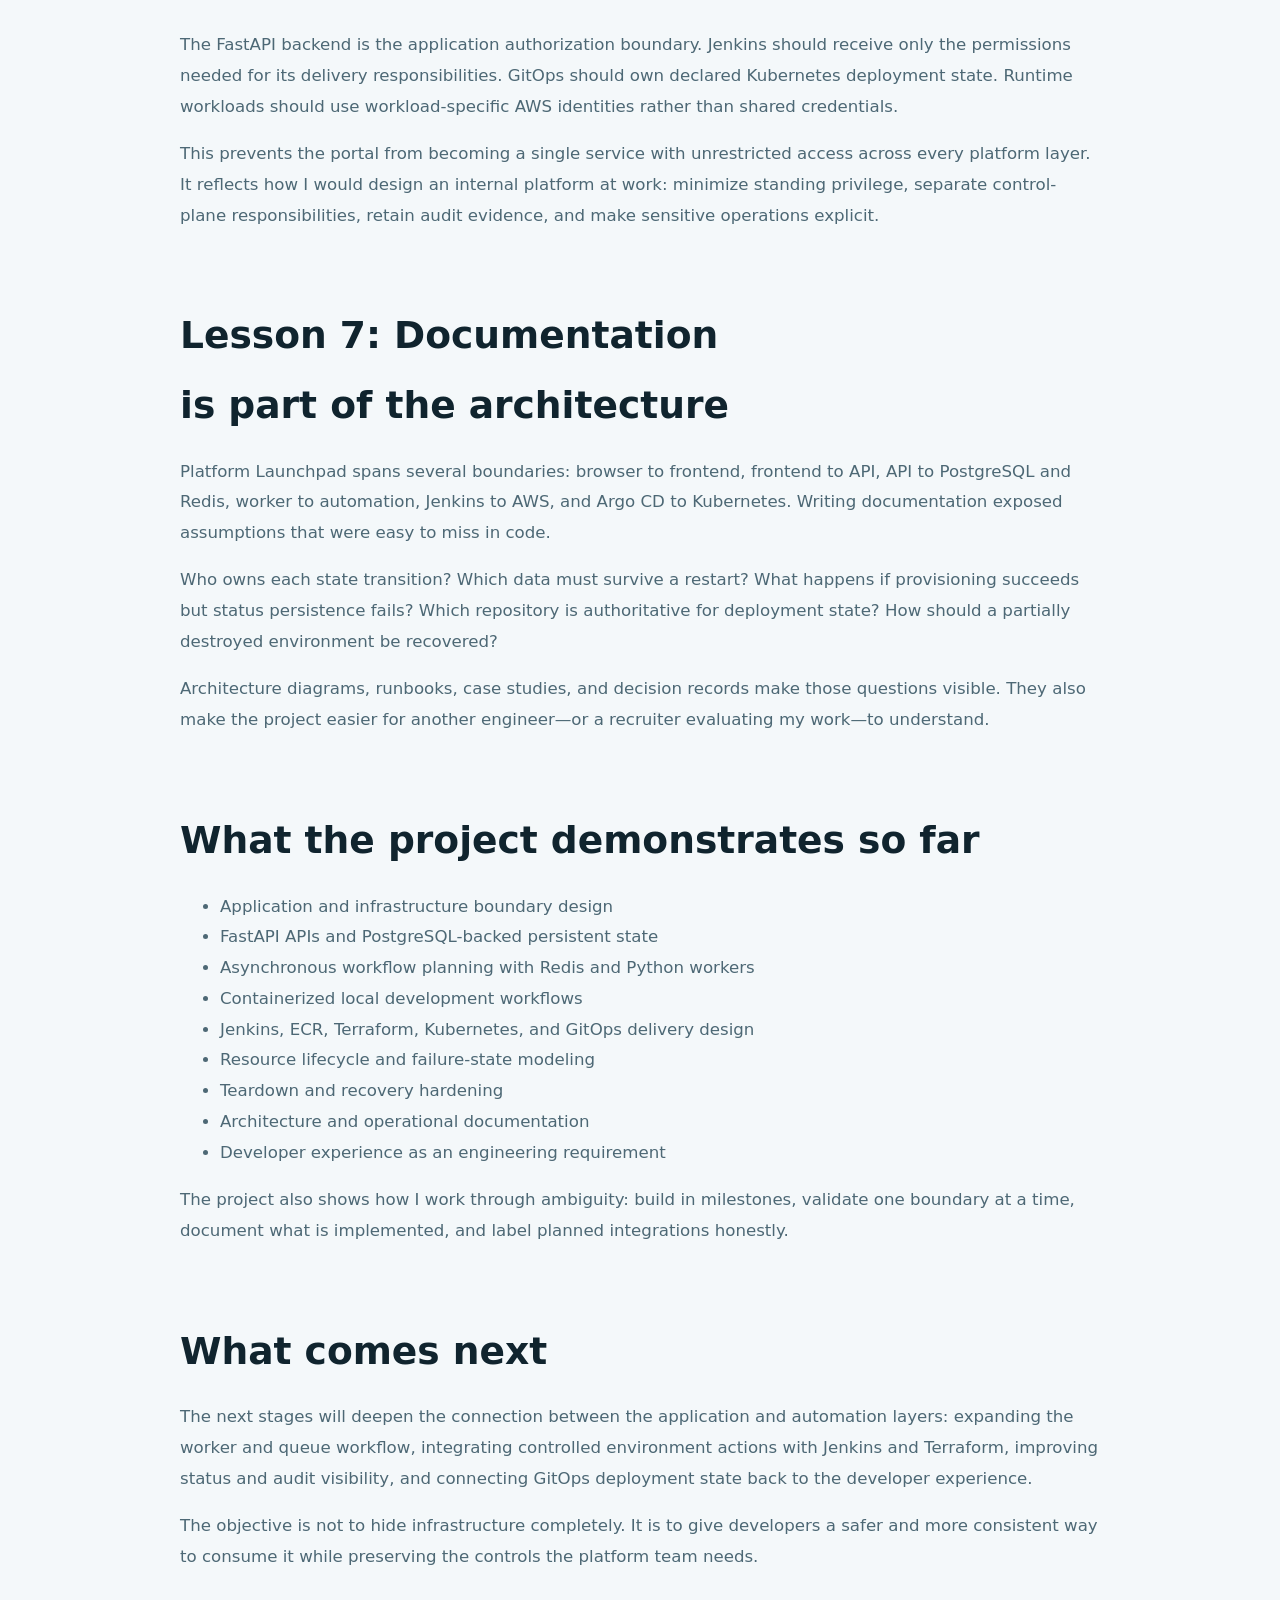
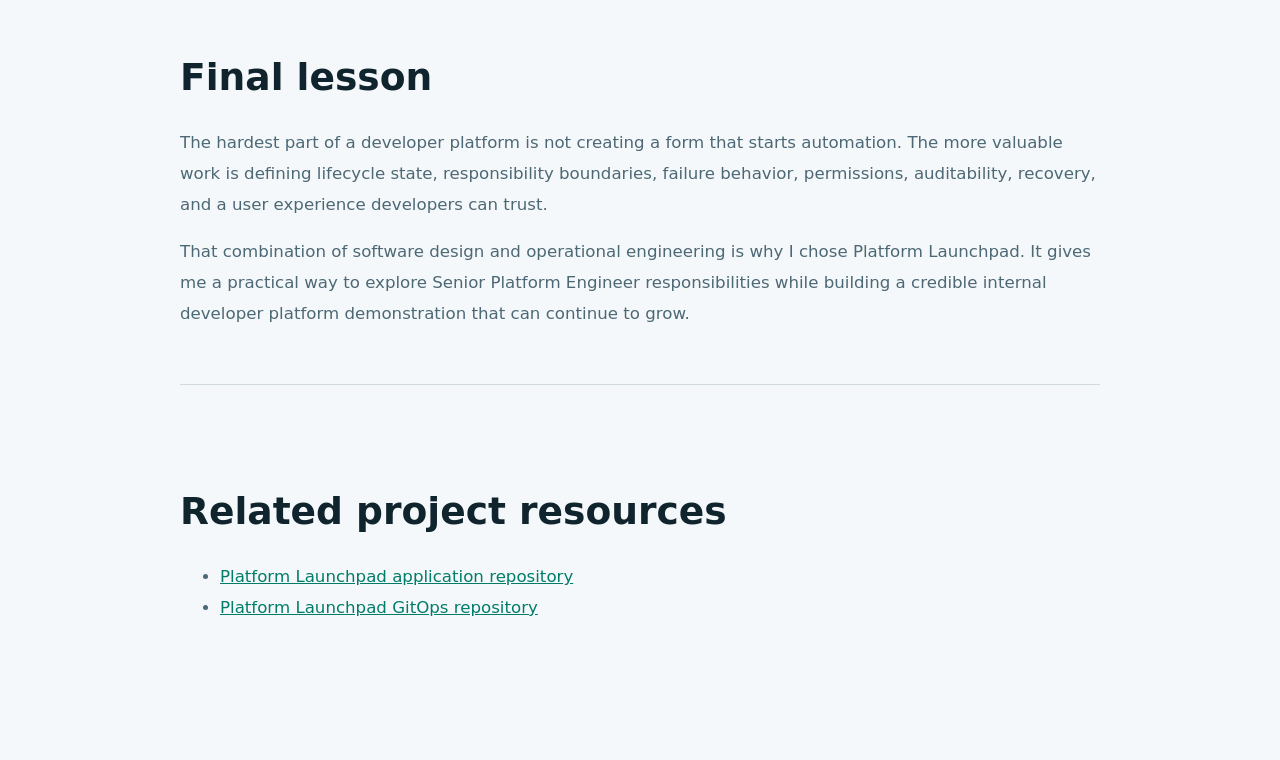
<file: articles/building-platform-launchpad.html>
<!DOCTYPE html>
<html lang="en">
<head>
    <meta charset="UTF-8">
    <meta name="viewport" content="width=device-width, initial-scale=1.0">
    <meta name="author" content="Christine Adelusi">
    <meta name="description" content="Christine Adelusi shares lessons learned while building Platform Launchpad, a developer self-service platform for governed environment lifecycle automation.">
    <link rel="canonical" href="https://xtinead.github.io/christine-devops-portfolio/articles/building-platform-launchpad.html">
    <meta property="og:type" content="article">
    <meta property="og:site_name" content="Christine Adelusi DevOps and Platform Engineering Portfolio">
    <meta property="og:url" content="https://xtinead.github.io/christine-devops-portfolio/articles/building-platform-launchpad.html">
    <meta property="og:title" content="Building Platform Launchpad: Lessons Learned | Christine Adelusi">
    <meta property="og:description" content="Lessons from designing a developer self-service platform around lifecycle state, asynchronous work, security boundaries, teardown, and recovery.">
    <meta property="og:image" content="https://xtinead.github.io/christine-devops-portfolio/assets/images/platform-launchpad-preview.png">
    <meta property="og:image:alt" content="Platform Launchpad — Developer Self-Service Platform — Christine Adelusi">
    <meta name="twitter:card" content="summary_large_image">
    <meta name="twitter:title" content="Building Platform Launchpad: Lessons Learned | Christine Adelusi">
    <meta name="twitter:description" content="Lessons from building a developer self-service platform around lifecycle state, asynchronous automation, teardown, and recovery.">
    <meta name="twitter:image" content="https://xtinead.github.io/christine-devops-portfolio/assets/images/platform-launchpad-preview.png">
    <link rel="icon" href="../assets/images/favicon.svg" type="image/svg+xml">
    <title>Building Platform Launchpad: Lessons Learned | Christine Adelusi</title>
    <script>(()=>{const s=localStorage.getItem("portfolio-theme");document.documentElement.dataset.theme=s||(matchMedia("(prefers-color-scheme: light)").matches?"light":"dark");})();</script>
    <link rel="stylesheet" href="../css/styles.css">
    <link rel="stylesheet" href="../css/portfolio-content.css">
    <script src="../js/main.js" defer></script>
</head>
<body>
    <a class="skip-link" href="#main-content">Skip to article content</a>
    <header class="site-header">
        <div class="container navigation">
            <a class="brand" href="../index.html#home" aria-label="Go to portfolio homepage"><span class="brand-mark" aria-hidden="true">CA</span><span class="brand-name">Christine Adelusi</span></a>
            <button class="menu-toggle" type="button" aria-expanded="false" aria-controls="primary-navigation"><span class="sr-only">Open navigation menu</span><span aria-hidden="true"></span><span aria-hidden="true"></span><span aria-hidden="true"></span></button>
            <nav id="primary-navigation" class="primary-navigation" aria-label="Primary navigation">
                <ul>
                    <li><a href="../index.html#about">About</a></li>
                    <li><a href="../index.html#capabilities">Capabilities</a></li>
                    <li><a href="../index.html#projects">Projects</a></li>
                    <li><a class="is-current" href="../index.html#writing" aria-current="page">Writing</a></li>
                    <li><a href="../index.html#approach">Approach</a></li>
                    <li><button id="theme-toggle" class="theme-toggle" type="button" aria-label="Switch to light theme" title="Switch color theme"><span class="theme-toggle-icon" aria-hidden="true">☀</span><span class="theme-toggle-text">Light</span></button></li>
                    <li><a href="../index.html#contact">Contact</a></li>
                </ul>
            </nav>
        </div>
    </header>

    <main id="main-content" class="article-page">
        <article class="article-container">
            <a class="article-back" href="../index.html#writing">← Back to writing</a>
            <header class="article-header">
                <p class="section-label">Internal developer platforms</p>
                <h1>Building Platform Launchpad: Lessons from Designing a Developer Self-Service Platform</h1>
                <p class="article-summary">What I am learning while combining product thinking, API design, asynchronous automation, infrastructure lifecycle management, GitOps, and developer experience in one evolving platform.</p>
                <p class="article-byline">October 1, 2026 · 12 min read · Christine Adelusi</p>
            </header>

            <nav class="table-of-contents" aria-label="Table of contents">
                <strong>Table of contents</strong>
                <ol>
                    <li><a href="#goal">What Platform Launchpad aims to accomplish</a></li>
                    <li><a href="#product">A platform is a product</a></li>
                    <li><a href="#lifecycle">Model the lifecycle first</a></li>
                    <li><a href="#async">Asynchronous work changes the architecture</a></li>
                    <li><a href="#failure">Failure is a first-class state</a></li>
                    <li><a href="#teardown">Teardown is a product capability</a></li>
                    <li><a href="#security">Security follows responsibilities</a></li>
                    <li><a href="#documentation">Documentation is architecture</a></li>
                    <li><a href="#next">What comes next</a></li>
                </ol>
            </nav>

            <div class="article-body">
                <p>Platform Launchpad is the project I am currently building to explore a question that many engineering organizations face: how can developers request and manage environments without needing to understand every Terraform module, Jenkins stage, Kubernetes object, or AWS dependency behind the platform?</p>
                <p>The project is an internal developer platform demonstration. It is not intended to replace a developer’s code editor. Instead, it provides a developer-facing control plane where authenticated users can request environments, follow their lifecycle, and eventually interact with standardized infrastructure workflows through a consistent interface.</p>
                <div class="article-callout"><strong>Current status:</strong> Platform Launchpad is being built incrementally. This article distinguishes the application and delivery foundation already established from the deeper self-service integrations that remain milestone-dependent.</div>

                <figure class="article-figure">
                    <img src="../assets/images/platform-launchpad-architecture.svg" alt="Platform Launchpad architecture showing a Next.js portal, FastAPI, PostgreSQL, Redis, a Python worker, Jenkins, ECR, Terraform, GitOps, Argo CD, and EKS">
                    <figcaption>Platform Launchpad connects a developer-facing application to a controlled platform-delivery path.</figcaption>
                </figure>

                <h2 id="goal">What Platform Launchpad aims to accomplish</h2>
                <p>The long-term goal is to give developers a self-service path to approved platform capabilities while keeping infrastructure ownership and operational guardrails with the platform team.</p>
                <p>The planned experience is straightforward: an authenticated user submits an environment request, the platform records it, background automation processes it, and the user can see whether the environment is pending, provisioning, active, destroying, destroyed, or failed.</p>
                <p>Behind that workflow is a broader architecture:</p>
                <ul>
                    <li>Next.js and TypeScript for the developer experience;</li>
                    <li>FastAPI for authentication, authorization, validation, and API boundaries;</li>
                    <li>PostgreSQL for durable application and audit state;</li>
                    <li>Redis and a Python worker for asynchronous work;</li>
                    <li>Jenkins and Amazon ECR for controlled CI and immutable images;</li>
                    <li>Terraform for AWS infrastructure; and</li>
                    <li>Amazon EKS, GitOps, and Argo CD for declarative runtime delivery.</li>
                </ul>
                <p>The API, local application foundation, PostgreSQL environment, architecture documentation, container workflow, Terraform infrastructure, CI design, GitOps repository, and teardown hardening form the current foundation. Deeper application-driven integrations with Jenkins, Terraform, Kubernetes, GitHub, and AWS APIs remain planned work.</p>

                <h2 id="product">Lesson 1: A platform is a product</h2>
                <p>An internal platform cannot be designed only from the infrastructure team’s perspective. A developer should not need to know which Terraform directory to enter, which variables to supply, which Jenkins job to run, or which Kubernetes namespace to inspect. The platform should translate an intent such as “create a development environment” into a governed workflow.</p>
                <p>That requires product thinking. The interface must make valid actions obvious, reject invalid requests early, show progress clearly, and provide useful failure information. Documentation, naming, defaults, permissions, and status messages are part of the platform experience—not secondary work added after provisioning succeeds.</p>

                <h2 id="lifecycle">Lesson 2: Model the lifecycle before building the buttons</h2>
                <p>It is tempting to begin a developer portal with screens and forms. I learned that the more important starting point is the lifecycle model.</p>

                <figure class="article-figure">
                    <img src="../assets/images/platform-launchpad-lifecycle.svg" alt="Platform Launchpad lifecycle from pending through provisioning, active, destroying, and destroyed, with failed states retained for investigation">
                    <figcaption>The lifecycle model provides a shared contract for the frontend, API, worker, database, and automation systems.</figcaption>
                </figure>

                <p>These states define valid actions and what the system must remember. An environment should not accept another provisioning request while one is running. A failed request should retain enough context for investigation. A destroy operation must remain distinguishable from a failed provision operation.</p>
                <p>The broader lesson is that workflow design should come before interface polish. Clear states make automation, testing, retries, authorization, and user communication easier to reason about.</p>

                <h2 id="async">Lesson 3: Asynchronous work changes the architecture</h2>
                <p>Infrastructure operations can take several minutes and fail for reasons outside the web application. A FastAPI request should not remain open while Terraform creates networking, EKS, IAM, or database resources.</p>
                <p>This led to an asynchronous design: the API validates and records a request, persistent state tracks the workflow, and a worker processes long-running operations. The user receives an identifier and can return later to inspect progress.</p>
                <p>That design introduces production-grade questions:</p>
                <ul>
                    <li>How are duplicate requests prevented?</li>
                    <li>Which operations are idempotent and safe to retry?</li>
                    <li>How is a partially completed workflow resumed?</li>
                    <li>What evidence is stored for auditing and troubleshooting?</li>
                    <li>How are timeouts and external failures represented?</li>
                    <li>Which component is authorized to change environment state?</li>
                </ul>
                <p>Building Platform Launchpad has made me more deliberate about durable state, retry boundaries, idempotency, and observable background work.</p>

                <h2 id="failure">Lesson 4: Failure must be a first-class state</h2>
                <p>An internal platform should not present every failed workflow as a generic error banner. Infrastructure failures contain useful context: the requested environment, the action attempted, the automation run, the last successful step, and resources that may have been created.</p>
                <p>The <code>Failed</code> state is therefore part of the lifecycle. It supports investigation, controlled retry, cleanup, and future audit capabilities. A mature platform API must define partial success, delayed work, cancellation, retry, and failure—not only successful responses.</p>

                <h2 id="teardown">Lesson 5: Teardown is a product capability</h2>
                <p>Environment creation is the most visible feature, but safe destruction is equally important. During teardown testing, I encountered real AWS lifecycle blockers: a non-empty ECR repository, a Jenkins IAM access key, a detached EKS network interface, and an orphaned EKS security group.</p>
                <p>Resolving them required more than force-delete flags. The workflow needed ownership-aware cleanup, pre-destroy preparation, bounded remediation, recovery guidance after partial destruction, and verification that only intended development resources were removed.</p>
                <div class="article-callout"><strong>Platform principle:</strong> a self-service platform should not offer a “Destroy” action unless the underlying process is safe, observable, and recoverable.</div>

                <h2 id="security">Lesson 6: Security boundaries should follow responsibilities</h2>
                <p>The FastAPI backend is the application authorization boundary. Jenkins should receive only the permissions needed for its delivery responsibilities. GitOps should own declared Kubernetes deployment state. Runtime workloads should use workload-specific AWS identities rather than shared credentials.</p>
                <p>This prevents the portal from becoming a single service with unrestricted access across every platform layer. It reflects how I would design an internal platform at work: minimize standing privilege, separate control-plane responsibilities, retain audit evidence, and make sensitive operations explicit.</p>

                <h2 id="documentation">Lesson 7: Documentation is part of the architecture</h2>
                <p>Platform Launchpad spans several boundaries: browser to frontend, frontend to API, API to PostgreSQL and Redis, worker to automation, Jenkins to AWS, and Argo CD to Kubernetes. Writing documentation exposed assumptions that were easy to miss in code.</p>
                <p>Who owns each state transition? Which data must survive a restart? What happens if provisioning succeeds but status persistence fails? Which repository is authoritative for deployment state? How should a partially destroyed environment be recovered?</p>
                <p>Architecture diagrams, runbooks, case studies, and decision records make those questions visible. They also make the project easier for another engineer—or a recruiter evaluating my work—to understand.</p>

                <h2>What the project demonstrates so far</h2>
                <ul>
                    <li>Application and infrastructure boundary design</li>
                    <li>FastAPI APIs and PostgreSQL-backed persistent state</li>
                    <li>Asynchronous workflow planning with Redis and Python workers</li>
                    <li>Containerized local development workflows</li>
                    <li>Jenkins, ECR, Terraform, Kubernetes, and GitOps delivery design</li>
                    <li>Resource lifecycle and failure-state modeling</li>
                    <li>Teardown and recovery hardening</li>
                    <li>Architecture and operational documentation</li>
                    <li>Developer experience as an engineering requirement</li>
                </ul>
                <p>The project also shows how I work through ambiguity: build in milestones, validate one boundary at a time, document what is implemented, and label planned integrations honestly.</p>

                <h2 id="next">What comes next</h2>
                <p>The next stages will deepen the connection between the application and automation layers: expanding the worker and queue workflow, integrating controlled environment actions with Jenkins and Terraform, improving status and audit visibility, and connecting GitOps deployment state back to the developer experience.</p>
                <p>The objective is not to hide infrastructure completely. It is to give developers a safer and more consistent way to consume it while preserving the controls the platform team needs.</p>

                <h2>Final lesson</h2>
                <p>The hardest part of a developer platform is not creating a form that starts automation. The more valuable work is defining lifecycle state, responsibility boundaries, failure behavior, permissions, auditability, recovery, and a user experience developers can trust.</p>
                <p>That combination of software design and operational engineering is why I chose Platform Launchpad. It gives me a practical way to explore Senior Platform Engineer responsibilities while building a credible internal developer platform demonstration that can continue to grow.</p>

                <section class="article-resources">
                    <h2>Related project resources</h2>
                    <ul>
                        <li><a href="https://github.com/xtinead/platform-launchpad">Platform Launchpad application repository</a></li>
                        <li><a href="https://github.com/xtinead/platform-launchpad-gitops">Platform Launchpad GitOps repository</a></li>
                    </ul>
                </section>
            </div>
        </article>
    </main>
</body>
</html>
</file>
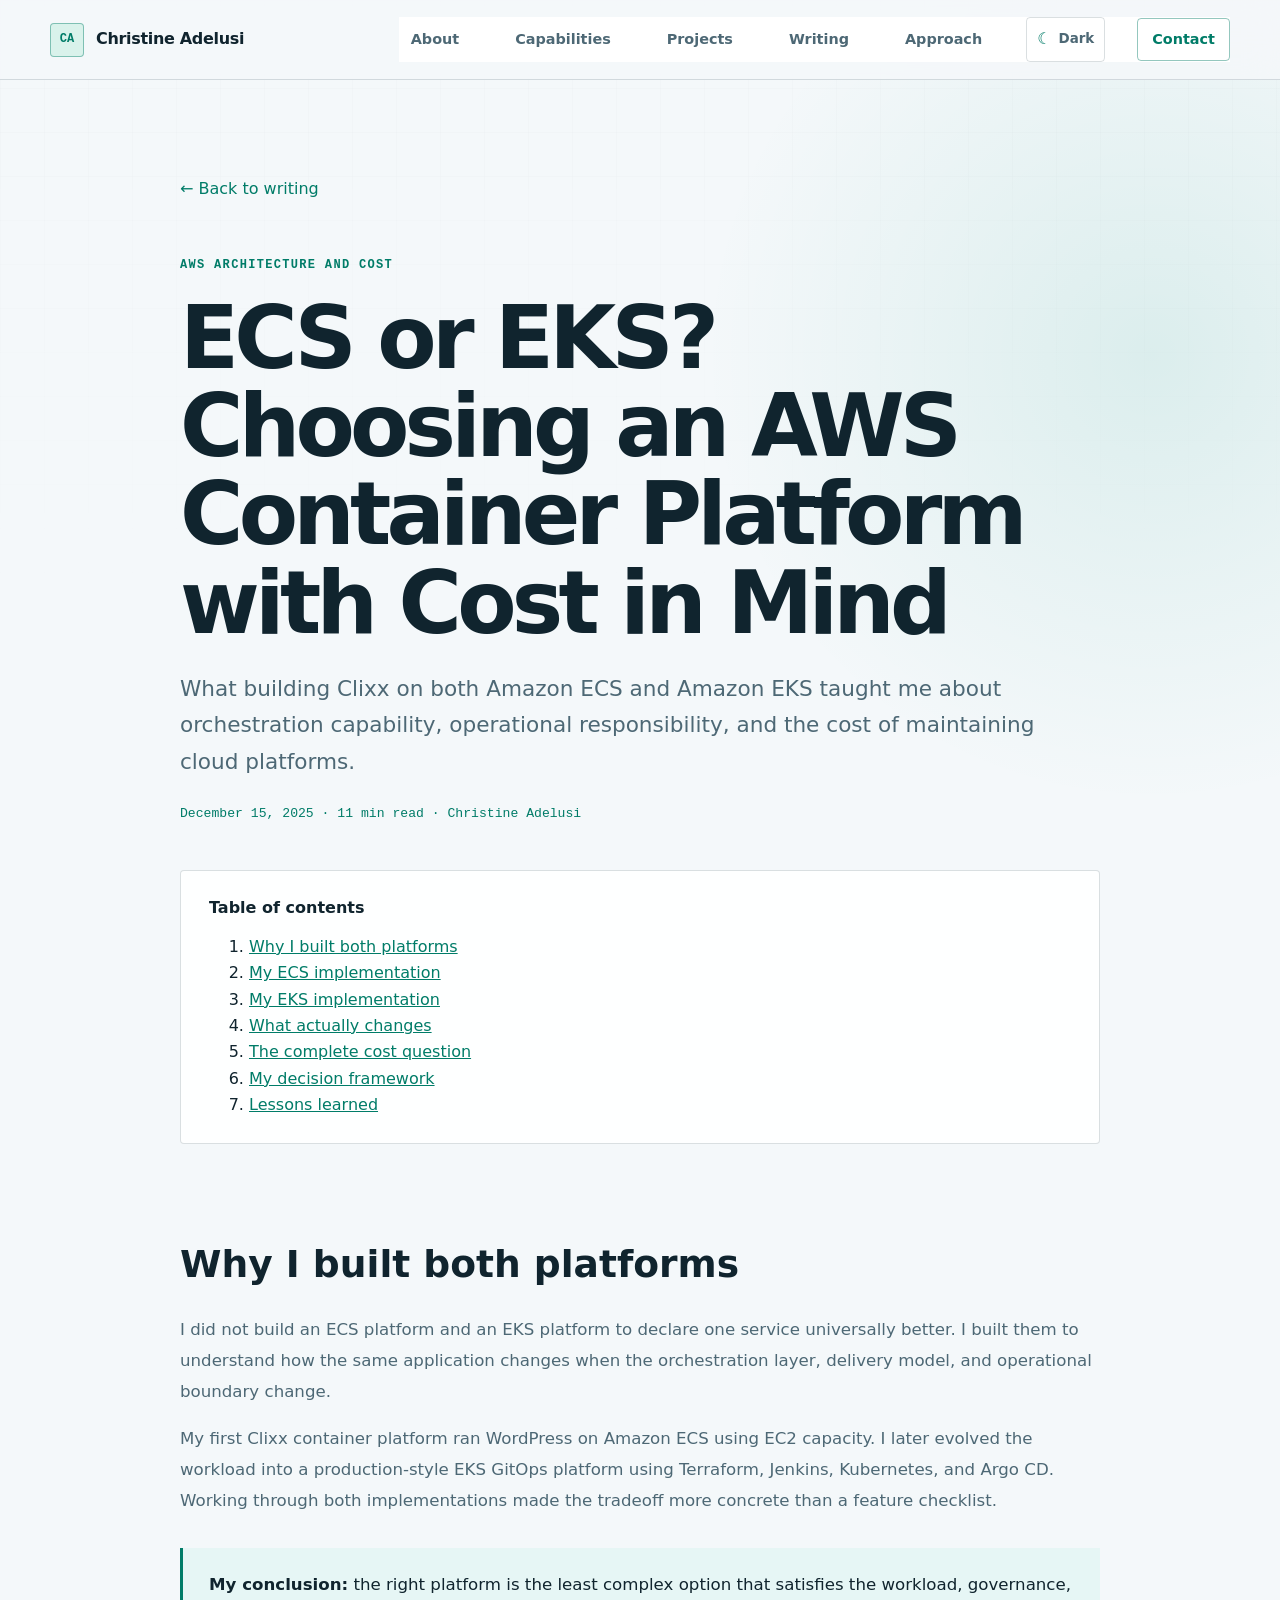
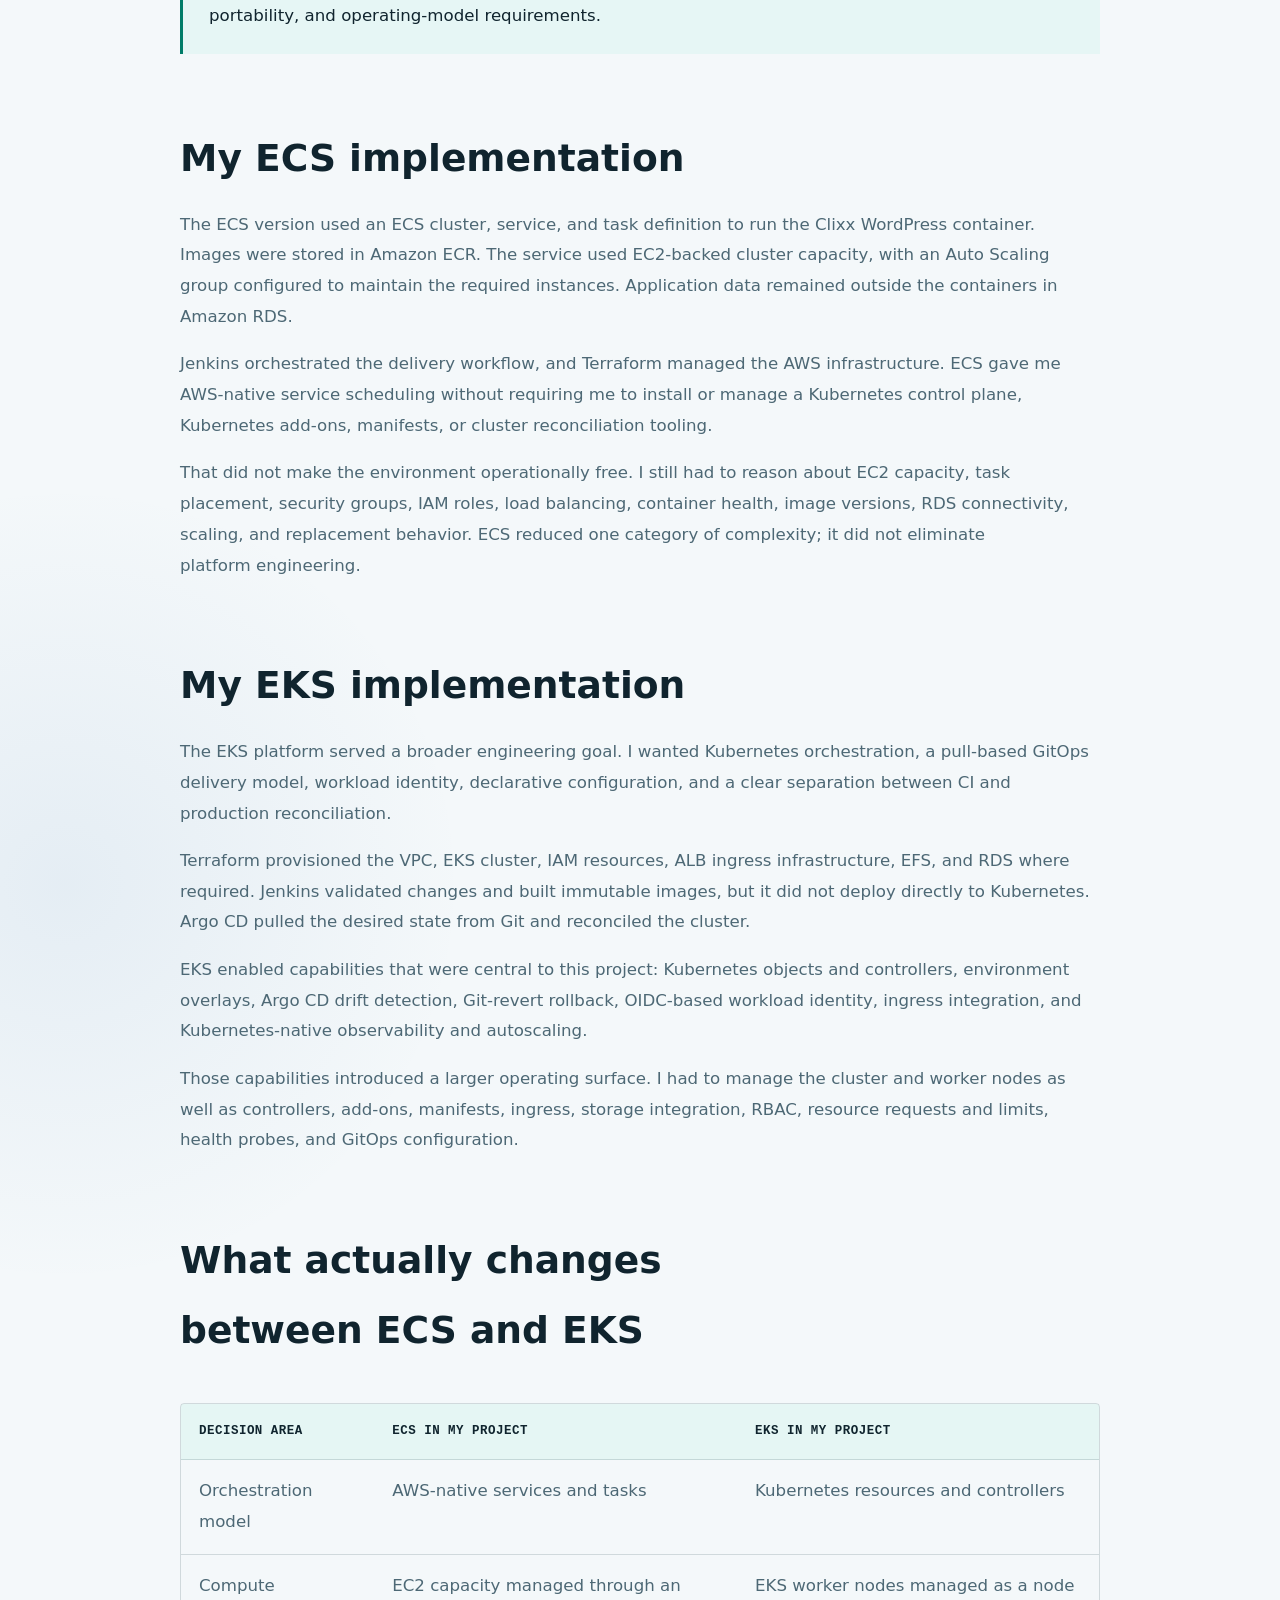
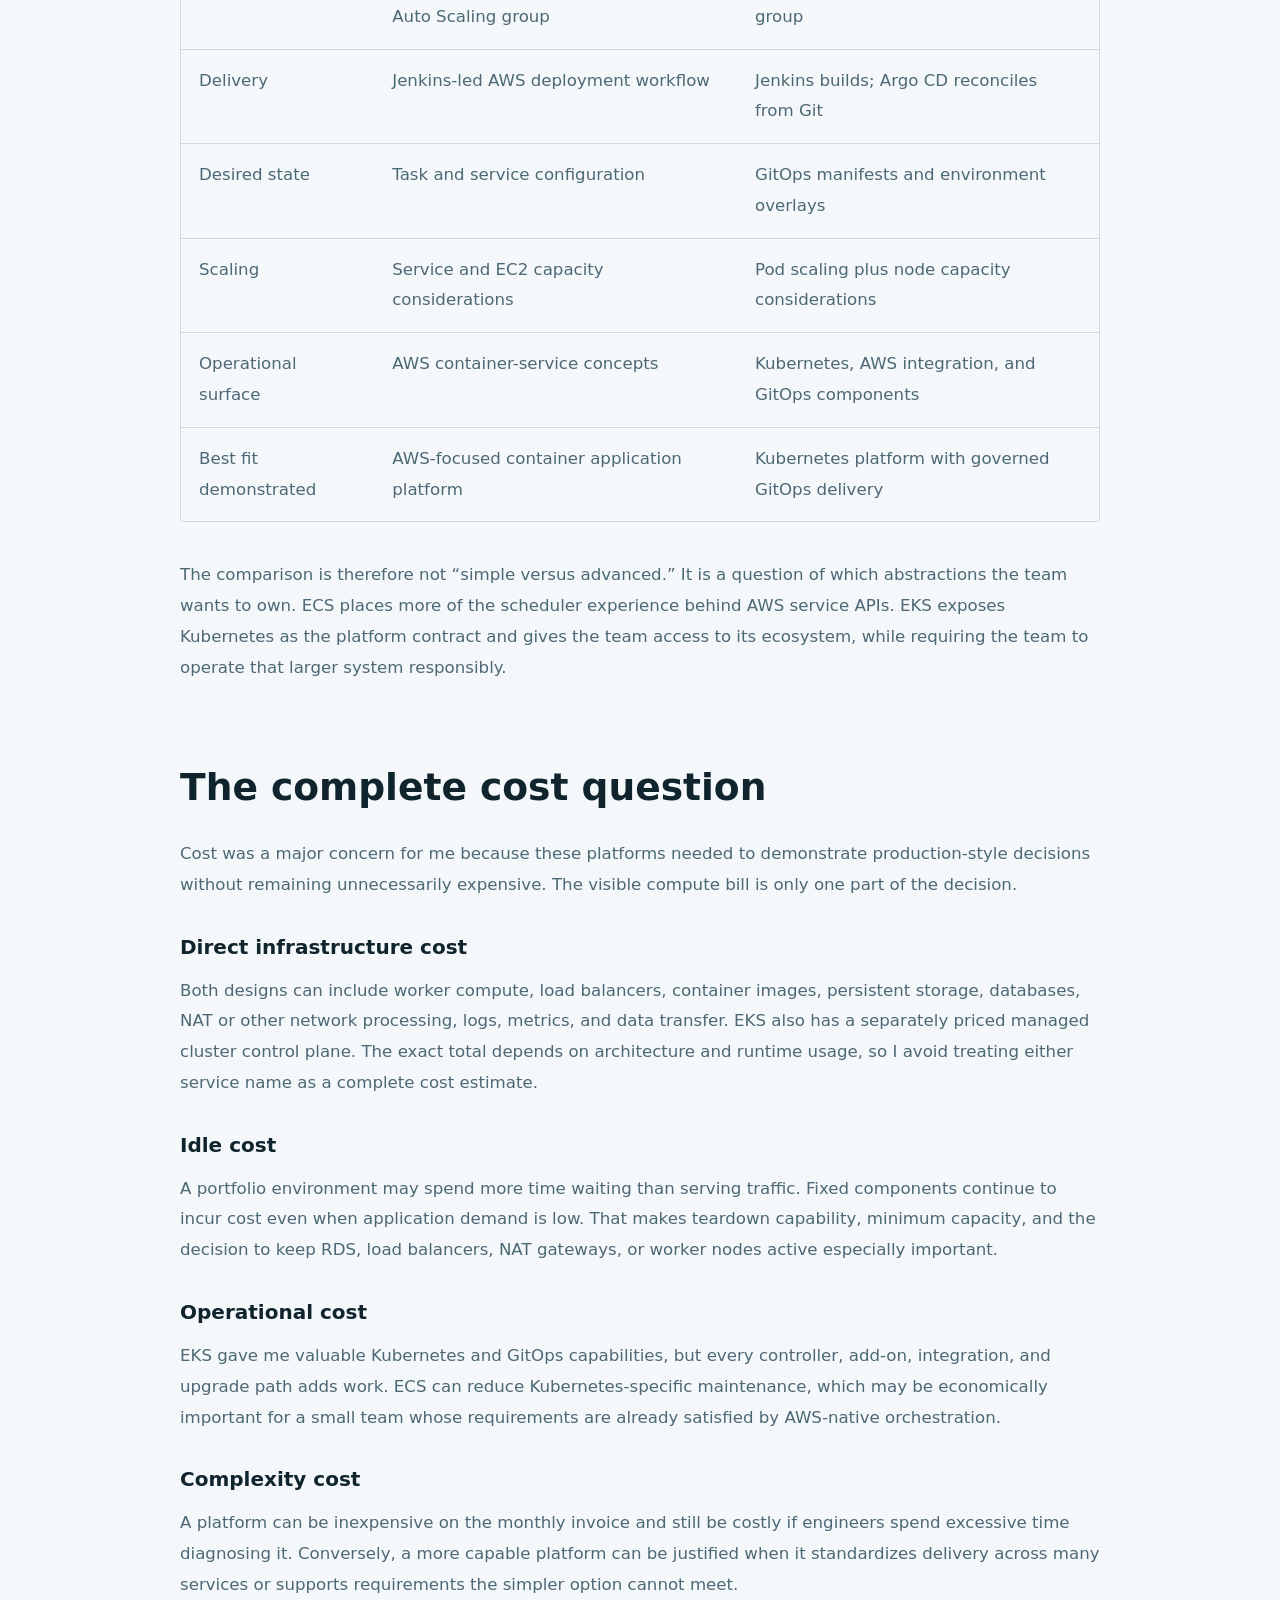
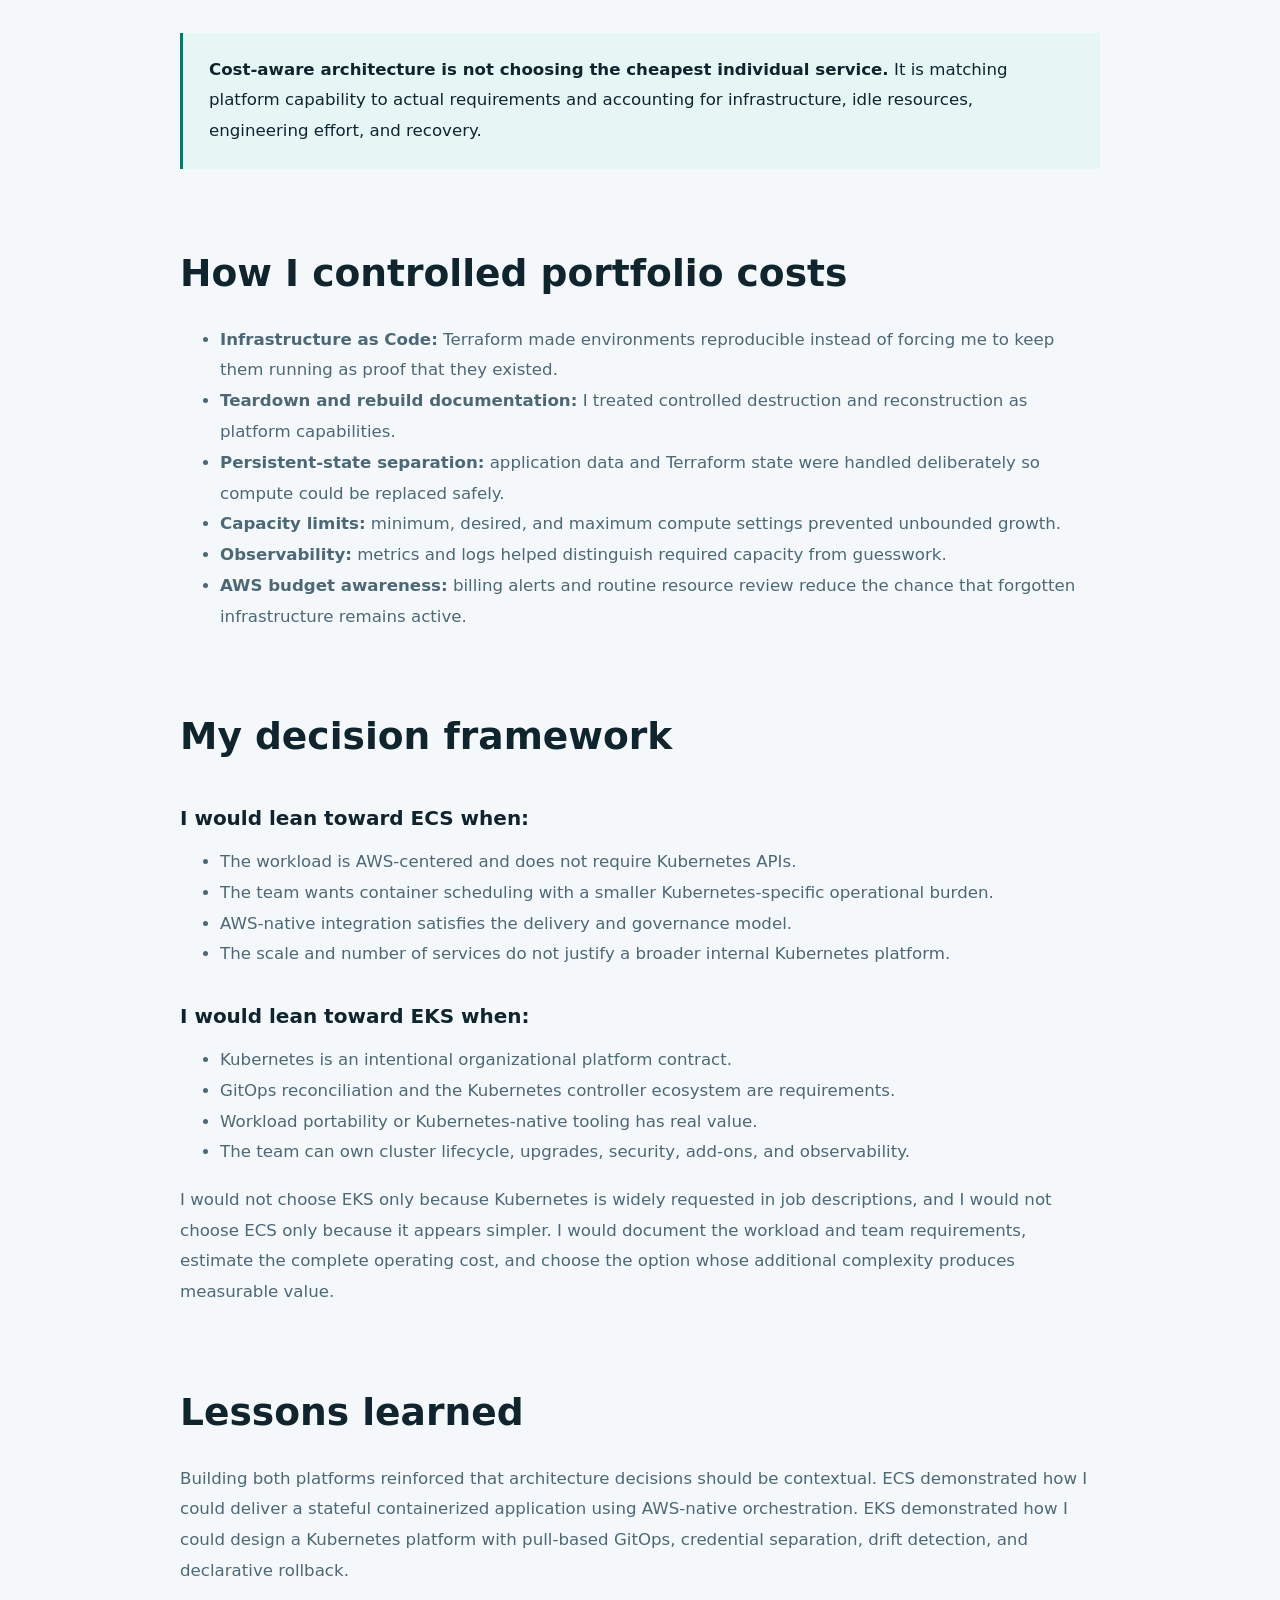
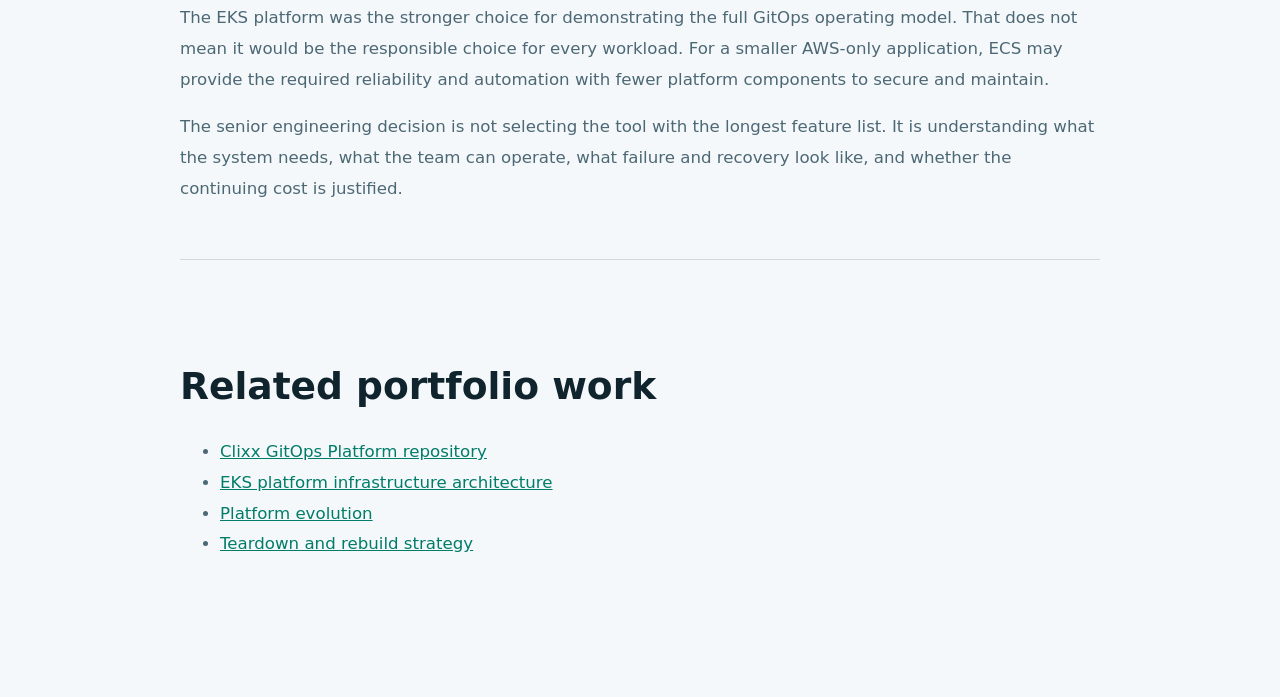
<file: articles/ecs-or-eks-cost.html>
<!DOCTYPE html>
<html lang="en">
<head>
    <meta charset="UTF-8">
    <meta name="viewport" content="width=device-width, initial-scale=1.0">
    <meta name="author" content="Christine Adelusi">
    <meta name="description" content="A cost-aware comparison of Amazon ECS and Amazon EKS based on Christine Adelusi's Clixx container platform projects.">
    <link
    rel="canonical"
     href="https://xtinead.github.io/christine-devops-portfolio/articles/ecs-or-eks-cost.html"
>

<meta property="og:type" content="article">
<meta property="og:site_name" content="Christine Adelusi DevOps and Platform Engineering Portfolio">
<meta property="og:url" content="https://xtinead.github.io/christine-devops-portfolio/articles/ecs-or-eks-cost.html">
<meta property="og:title" content="ECS or EKS? Choosing with Cost in Mind | Christine Adelusi">
<meta property="og:description" content="A cost-aware comparison of Amazon ECS and Amazon EKS based on Christine Adelusi's Clixx container platform projects.">
<meta
    property="og:image"
    content="https://xtinead.github.io/christine-devops-portfolio/assets/images/christine-adelusi-portfolio-preview.png"
>
<meta
    property="og:image:alt"
    content="Christine Adelusi Senior DevOps and Platform Engineer portfolio"
>
<meta property="og:image:width" content="1200">
<meta property="og:image:height" content="630">

<meta name="twitter:card" content="summary_large_image">
<meta name="twitter:title" content="ECS or EKS? Choosing with Cost in Mind | Christine Adelusi">
<meta name="twitter:description" content="A cost-aware comparison of Amazon ECS and Amazon EKS based on Christine Adelusi's Clixx container platform projects.">
<meta
    name="twitter:image"
    content="https://xtinead.github.io/christine-devops-portfolio/assets/images/christine-adelusi-portfolio-preview.png"
>

<link
    rel="icon"
    href="../assets/images/favicon.svg"
    type="image/svg+xml"
>
    <title>ECS or EKS? Choosing with Cost in Mind | Christine Adelusi</title>
    <script>(()=>{const s=localStorage.getItem("portfolio-theme");document.documentElement.dataset.theme=s||(matchMedia("(prefers-color-scheme: light)").matches?"light":"dark");})();</script>
    <link rel="stylesheet" href="../css/styles.css">
    <link rel="stylesheet" href="../css/portfolio-content.css">
    <script src="../js/main.js" defer></script>
</head>
<body>
    <a class="skip-link" href="#main-content">Skip to article content</a>
    <header class="site-header">
        <div class="container navigation">
            <a class="brand" href="../index.html#home" aria-label="Go to portfolio homepage">
                <span class="brand-mark" aria-hidden="true">CA</span>
                <span class="brand-name">Christine Adelusi</span>
            </a>
            <button class="menu-toggle" type="button" aria-expanded="false" aria-controls="primary-navigation">
                <span class="sr-only">Open navigation menu</span>
                <span aria-hidden="true"></span><span aria-hidden="true"></span><span aria-hidden="true"></span>
            </button>
            <nav id="primary-navigation" class="primary-navigation" aria-label="Primary navigation">
                <ul>
                    <li><a href="../index.html#about">About</a></li>
                    <li><a href="../index.html#capabilities">Capabilities</a></li>
                    <li><a href="../index.html#projects">Projects</a></li>
                    <li><a class="is-current" href="../index.html#writing" aria-current="page">Writing</a></li>
                    <li><a href="../index.html#approach">Approach</a></li>
                    <li><button id="theme-toggle" class="theme-toggle" type="button" aria-label="Switch to light theme" title="Switch color theme"><span class="theme-toggle-icon" aria-hidden="true">☀</span><span class="theme-toggle-text">Light</span></button></li>
                    <li><a href="../index.html#contact">Contact</a></li>
                </ul>
            </nav>
        </div>
    </header>
<main id="main-content" class="article-page"><article class="article-container">
    <a class="article-back" href="../index.html#writing">← Back to writing</a>
    <header class="article-header">
        <p class="section-label">AWS architecture and cost</p>
        <h1>ECS or EKS? Choosing an AWS Container Platform with Cost in Mind</h1>
        <p class="article-summary">What building Clixx on both Amazon ECS and Amazon EKS taught me about orchestration capability, operational responsibility, and the cost of maintaining cloud platforms.</p>
        <p class="article-byline">December 15, 2025 · 11 min read · Christine Adelusi</p>
    </header>
    <nav class="table-of-contents" aria-label="Table of contents"><strong>Table of contents</strong><ol>
        <li><a href="#context">Why I built both platforms</a></li>
        <li><a href="#ecs">My ECS implementation</a></li>
        <li><a href="#eks">My EKS implementation</a></li>
        <li><a href="#comparison">What actually changes</a></li>
        <li><a href="#cost">The complete cost question</a></li>
        <li><a href="#decision">My decision framework</a></li>
        <li><a href="#lessons">Lessons learned</a></li>
    </ol></nav>
    <div class="article-body">
        <h2 id="context">Why I built both platforms</h2>
        <p>I did not build an ECS platform and an EKS platform to declare one service universally better. I built them to understand how the same application changes when the orchestration layer, delivery model, and operational boundary change.</p>
        <p>My first Clixx container platform ran WordPress on Amazon ECS using EC2 capacity. I later evolved the workload into a production-style EKS GitOps platform using Terraform, Jenkins, Kubernetes, and Argo CD. Working through both implementations made the tradeoff more concrete than a feature checklist.</p>
        <div class="article-callout"><strong>My conclusion:</strong> the right platform is the least complex option that satisfies the workload, governance, portability, and operating-model requirements.</div>

        <h2 id="ecs">My ECS implementation</h2>
        <p>The ECS version used an ECS cluster, service, and task definition to run the Clixx WordPress container. Images were stored in Amazon ECR. The service used EC2-backed cluster capacity, with an Auto Scaling group configured to maintain the required instances. Application data remained outside the containers in Amazon RDS.</p>
        <p>Jenkins orchestrated the delivery workflow, and Terraform managed the AWS infrastructure. ECS gave me AWS-native service scheduling without requiring me to install or manage a Kubernetes control plane, Kubernetes add-ons, manifests, or cluster reconciliation tooling.</p>
        <p>That did not make the environment operationally free. I still had to reason about EC2 capacity, task placement, security groups, IAM roles, load balancing, container health, image versions, RDS connectivity, scaling, and replacement behavior. ECS reduced one category of complexity; it did not eliminate platform engineering.</p>

        <h2 id="eks">My EKS implementation</h2>
        <p>The EKS platform served a broader engineering goal. I wanted Kubernetes orchestration, a pull-based GitOps delivery model, workload identity, declarative configuration, and a clear separation between CI and production reconciliation.</p>
        <p>Terraform provisioned the VPC, EKS cluster, IAM resources, ALB ingress infrastructure, EFS, and RDS where required. Jenkins validated changes and built immutable images, but it did not deploy directly to Kubernetes. Argo CD pulled the desired state from Git and reconciled the cluster.</p>
        <p>EKS enabled capabilities that were central to this project: Kubernetes objects and controllers, environment overlays, Argo CD drift detection, Git-revert rollback, OIDC-based workload identity, ingress integration, and Kubernetes-native observability and autoscaling.</p>
        <p>Those capabilities introduced a larger operating surface. I had to manage the cluster and worker nodes as well as controllers, add-ons, manifests, ingress, storage integration, RBAC, resource requests and limits, health probes, and GitOps configuration.</p>

        <h2 id="comparison">What actually changes between ECS and EKS</h2>
        <div class="comparison-table-wrapper"><table class="article-comparison-table">
            <thead><tr><th>Decision area</th><th>ECS in my project</th><th>EKS in my project</th></tr></thead>
            <tbody>
                <tr><td>Orchestration model</td><td>AWS-native services and tasks</td><td>Kubernetes resources and controllers</td></tr>
                <tr><td>Compute</td><td>EC2 capacity managed through an Auto Scaling group</td><td>EKS worker nodes managed as a node group</td></tr>
                <tr><td>Delivery</td><td>Jenkins-led AWS deployment workflow</td><td>Jenkins builds; Argo CD reconciles from Git</td></tr>
                <tr><td>Desired state</td><td>Task and service configuration</td><td>GitOps manifests and environment overlays</td></tr>
                <tr><td>Scaling</td><td>Service and EC2 capacity considerations</td><td>Pod scaling plus node capacity considerations</td></tr>
                <tr><td>Operational surface</td><td>AWS container-service concepts</td><td>Kubernetes, AWS integration, and GitOps components</td></tr>
                <tr><td>Best fit demonstrated</td><td>AWS-focused container application platform</td><td>Kubernetes platform with governed GitOps delivery</td></tr>
            </tbody>
        </table></div>
        <p>The comparison is therefore not “simple versus advanced.” It is a question of which abstractions the team wants to own. ECS places more of the scheduler experience behind AWS service APIs. EKS exposes Kubernetes as the platform contract and gives the team access to its ecosystem, while requiring the team to operate that larger system responsibly.</p>

        <h2 id="cost">The complete cost question</h2>
        <p>Cost was a major concern for me because these platforms needed to demonstrate production-style decisions without remaining unnecessarily expensive. The visible compute bill is only one part of the decision.</p>
        <h3>Direct infrastructure cost</h3>
        <p>Both designs can include worker compute, load balancers, container images, persistent storage, databases, NAT or other network processing, logs, metrics, and data transfer. EKS also has a separately priced managed cluster control plane. The exact total depends on architecture and runtime usage, so I avoid treating either service name as a complete cost estimate.</p>
        <h3>Idle cost</h3>
        <p>A portfolio environment may spend more time waiting than serving traffic. Fixed components continue to incur cost even when application demand is low. That makes teardown capability, minimum capacity, and the decision to keep RDS, load balancers, NAT gateways, or worker nodes active especially important.</p>
        <h3>Operational cost</h3>
        <p>EKS gave me valuable Kubernetes and GitOps capabilities, but every controller, add-on, integration, and upgrade path adds work. ECS can reduce Kubernetes-specific maintenance, which may be economically important for a small team whose requirements are already satisfied by AWS-native orchestration.</p>
        <h3>Complexity cost</h3>
        <p>A platform can be inexpensive on the monthly invoice and still be costly if engineers spend excessive time diagnosing it. Conversely, a more capable platform can be justified when it standardizes delivery across many services or supports requirements the simpler option cannot meet.</p>
        <div class="article-callout"><strong>Cost-aware architecture is not choosing the cheapest individual service.</strong> It is matching platform capability to actual requirements and accounting for infrastructure, idle resources, engineering effort, and recovery.</div>

        <h2>How I controlled portfolio costs</h2>
        <ul>
            <li><strong>Infrastructure as Code:</strong> Terraform made environments reproducible instead of forcing me to keep them running as proof that they existed.</li>
            <li><strong>Teardown and rebuild documentation:</strong> I treated controlled destruction and reconstruction as platform capabilities.</li>
            <li><strong>Persistent-state separation:</strong> application data and Terraform state were handled deliberately so compute could be replaced safely.</li>
            <li><strong>Capacity limits:</strong> minimum, desired, and maximum compute settings prevented unbounded growth.</li>
            <li><strong>Observability:</strong> metrics and logs helped distinguish required capacity from guesswork.</li>
            <li><strong>AWS budget awareness:</strong> billing alerts and routine resource review reduce the chance that forgotten infrastructure remains active.</li>
        </ul>

        <h2 id="decision">My decision framework</h2>
        <h3>I would lean toward ECS when:</h3>
        <ul><li>The workload is AWS-centered and does not require Kubernetes APIs.</li><li>The team wants container scheduling with a smaller Kubernetes-specific operational burden.</li><li>AWS-native integration satisfies the delivery and governance model.</li><li>The scale and number of services do not justify a broader internal Kubernetes platform.</li></ul>
        <h3>I would lean toward EKS when:</h3>
        <ul><li>Kubernetes is an intentional organizational platform contract.</li><li>GitOps reconciliation and the Kubernetes controller ecosystem are requirements.</li><li>Workload portability or Kubernetes-native tooling has real value.</li><li>The team can own cluster lifecycle, upgrades, security, add-ons, and observability.</li></ul>
        <p>I would not choose EKS only because Kubernetes is widely requested in job descriptions, and I would not choose ECS only because it appears simpler. I would document the workload and team requirements, estimate the complete operating cost, and choose the option whose additional complexity produces measurable value.</p>

        <h2 id="lessons">Lessons learned</h2>
        <p>Building both platforms reinforced that architecture decisions should be contextual. ECS demonstrated how I could deliver a stateful containerized application using AWS-native orchestration. EKS demonstrated how I could design a Kubernetes platform with pull-based GitOps, credential separation, drift detection, and declarative rollback.</p>
        <p>The EKS platform was the stronger choice for demonstrating the full GitOps operating model. That does not mean it would be the responsible choice for every workload. For a smaller AWS-only application, ECS may provide the required reliability and automation with fewer platform components to secure and maintain.</p>
        <p>The senior engineering decision is not selecting the tool with the longest feature list. It is understanding what the system needs, what the team can operate, what failure and recovery look like, and whether the continuing cost is justified.</p>
        <section class="article-resources"><h2>Related portfolio work</h2><ul>
            <li><a href="https://github.com/xtinead/clixx-gitops-platform">Clixx GitOps Platform repository</a></li>
            <li><a href="https://xtinead.github.io/clixx-gitops-platform/platform-infra/architecture.html">EKS platform infrastructure architecture</a></li>
            <li><a href="https://xtinead.github.io/clixx-gitops-platform/platform-evolution.html">Platform evolution</a></li>
            <li><a href="https://xtinead.github.io/clixx-gitops-platform/platform-infra/teardown-rebuild.html">Teardown and rebuild strategy</a></li>
        </ul></section>
    </div>
</article></main>
</body></html>
</file>
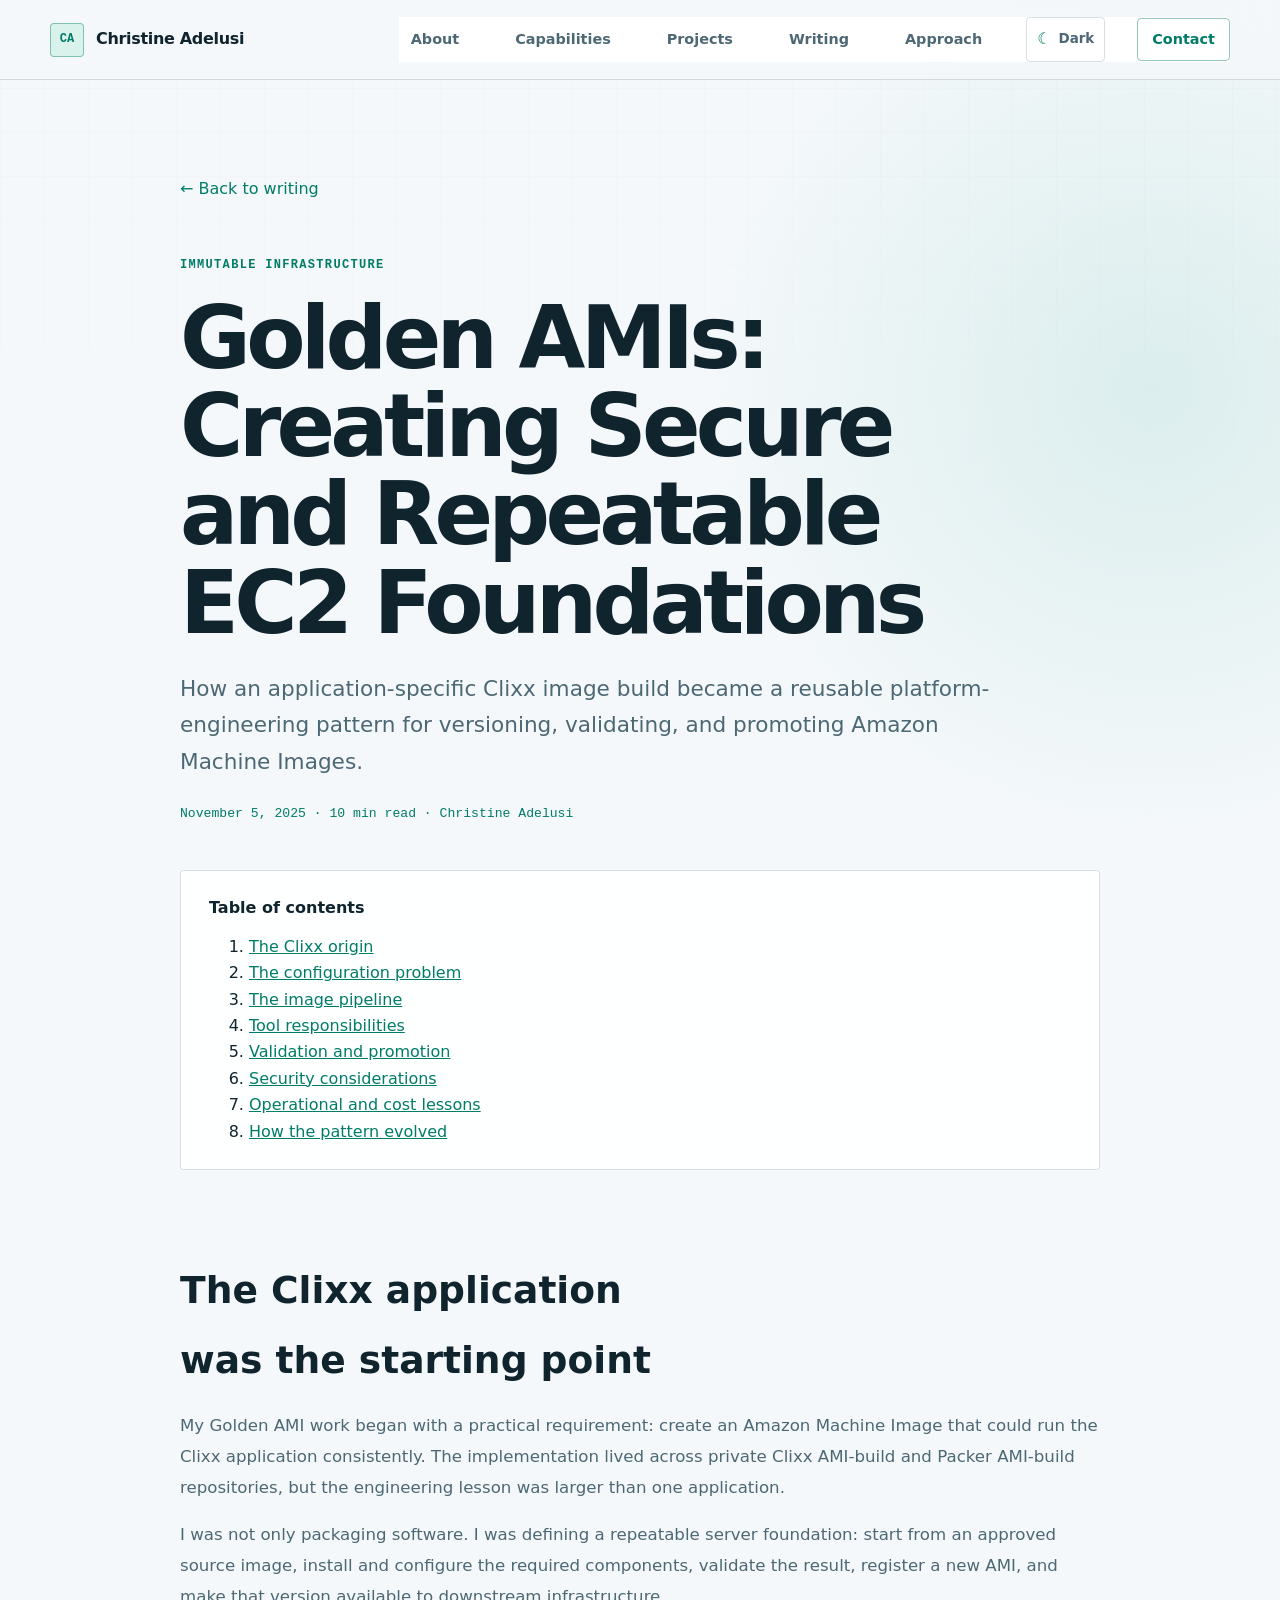
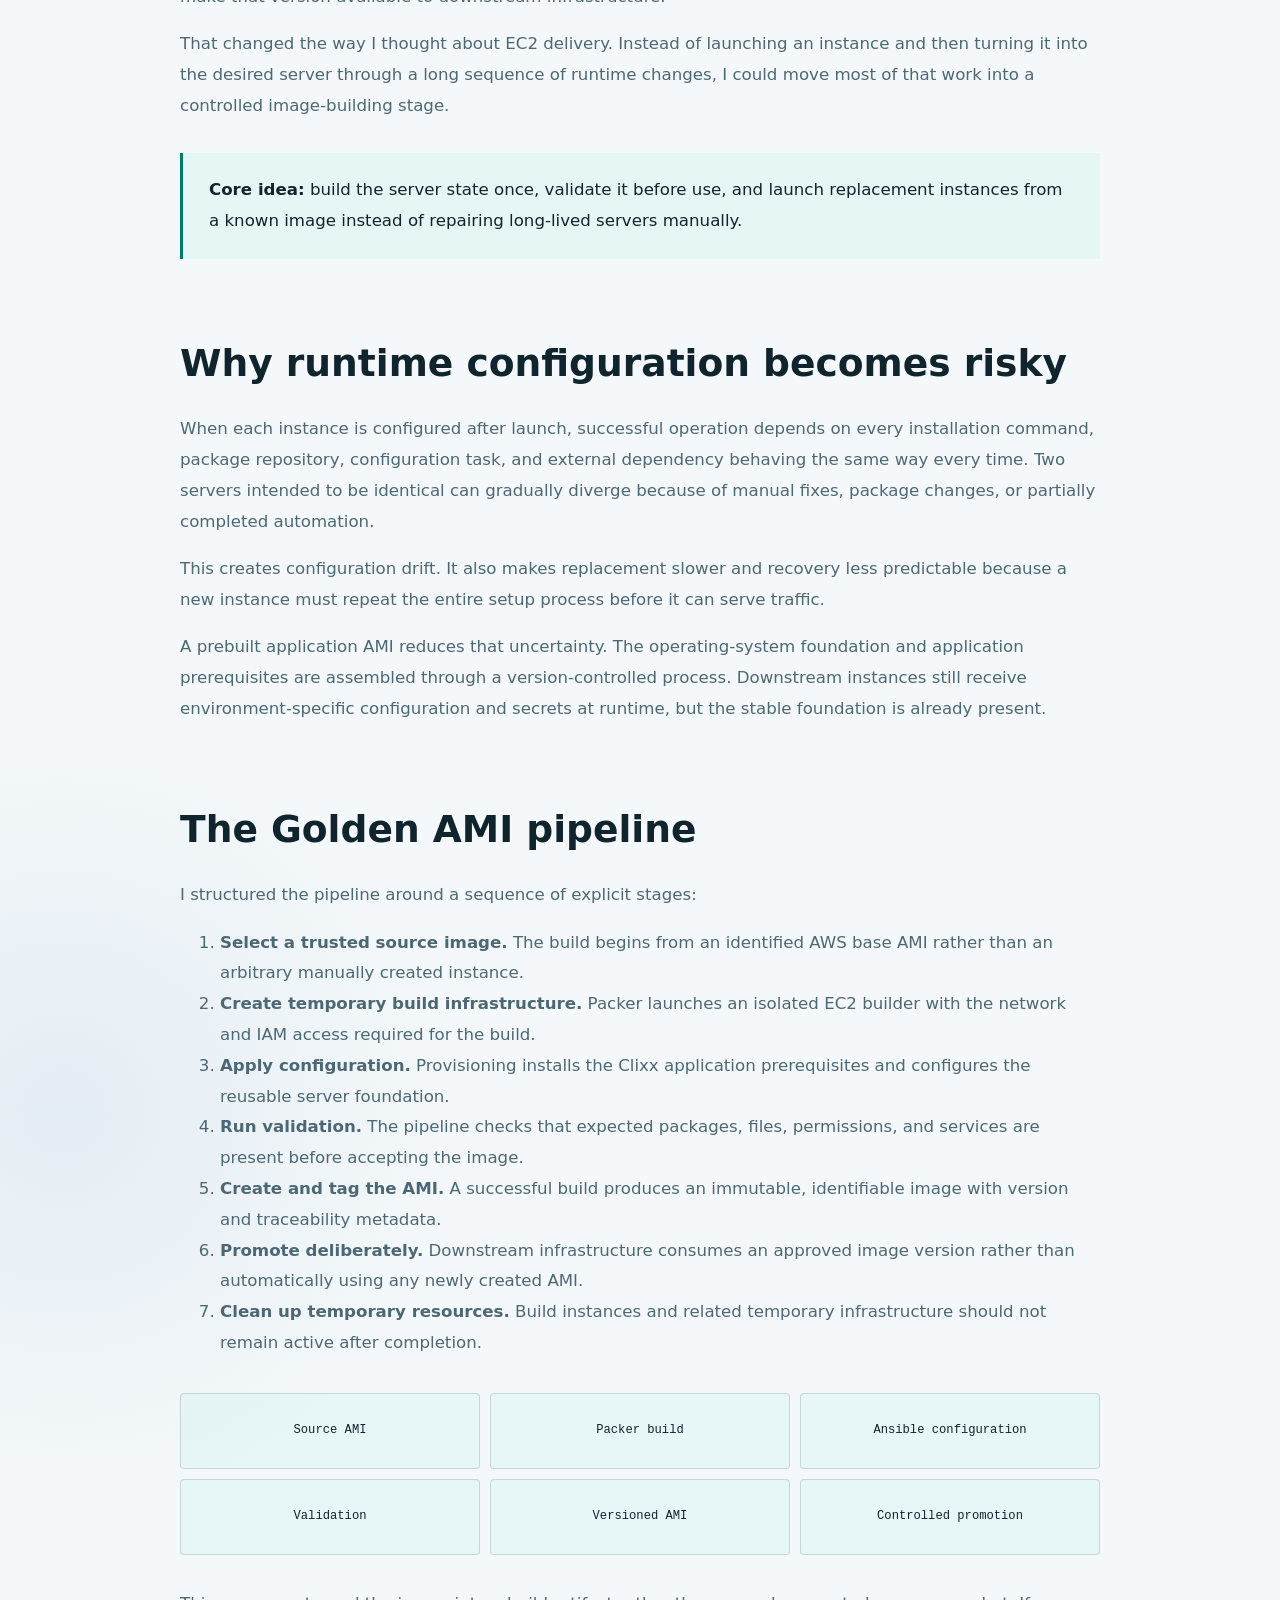
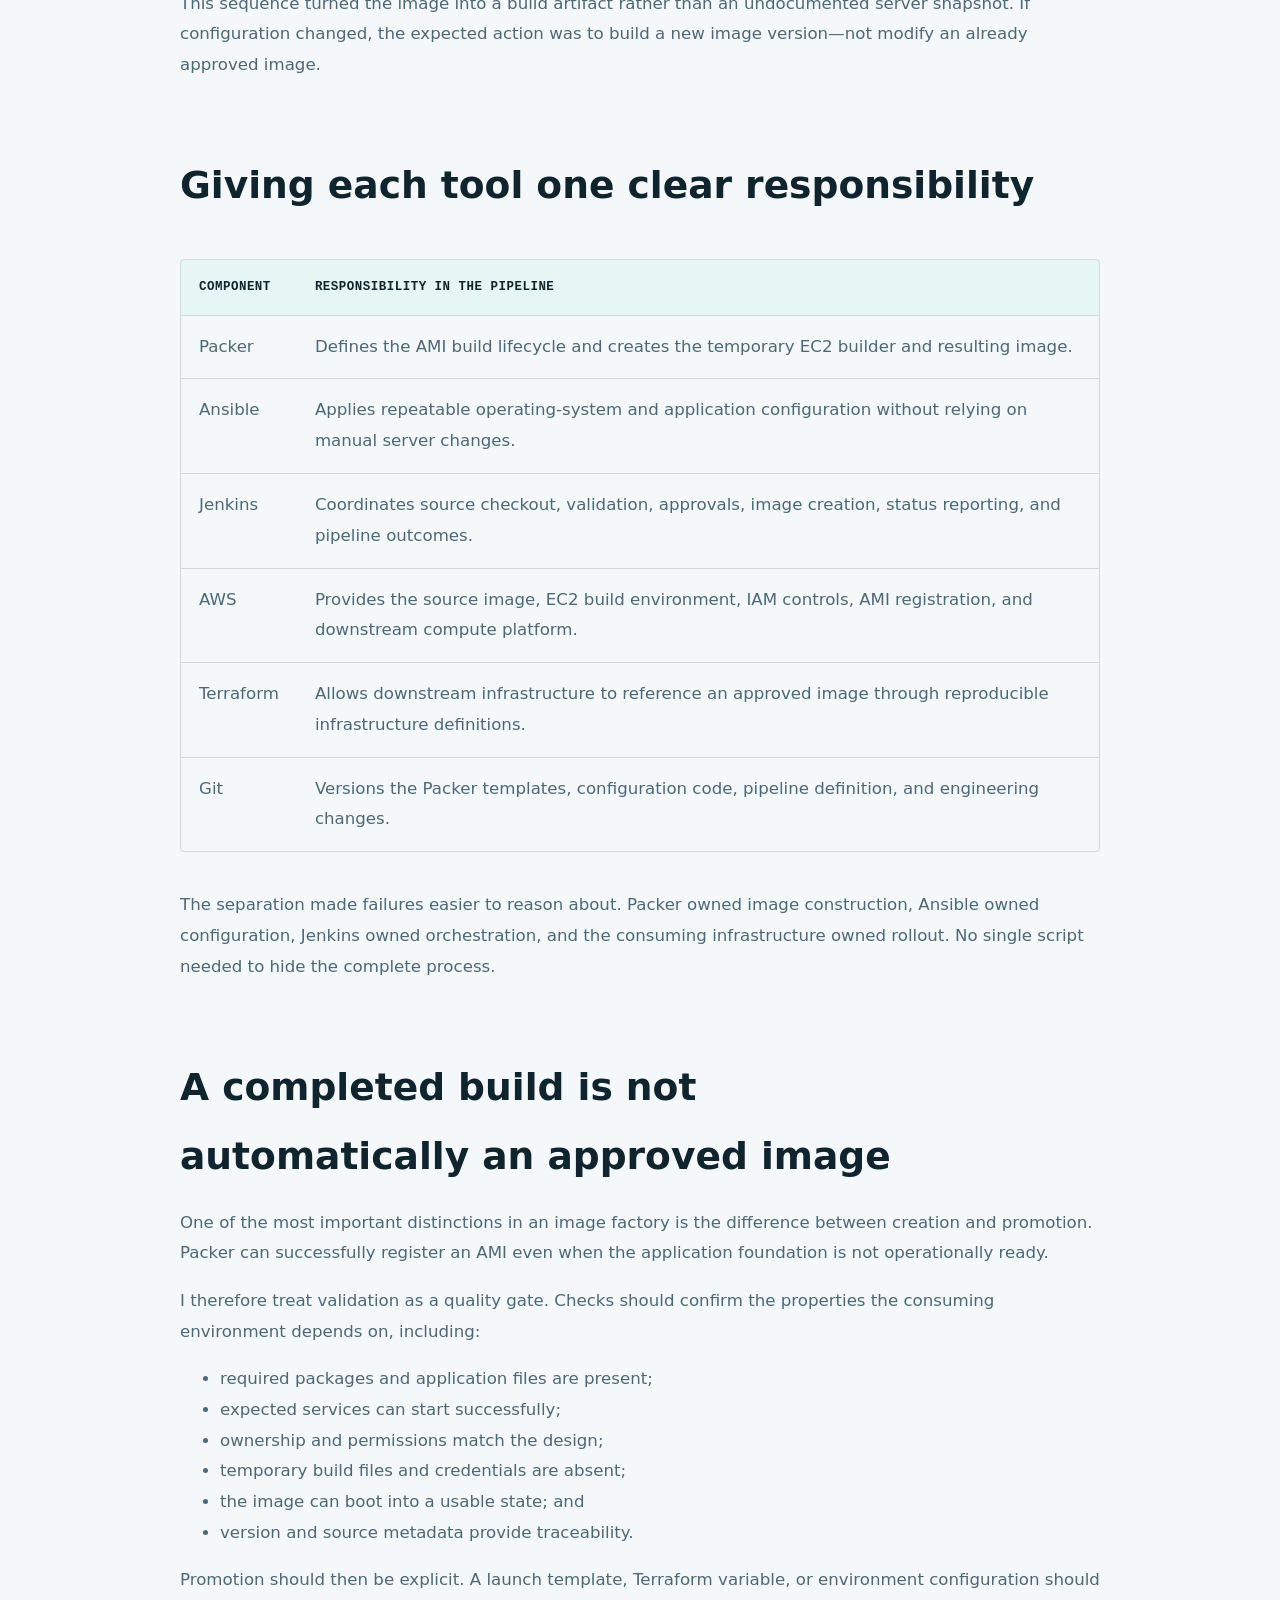
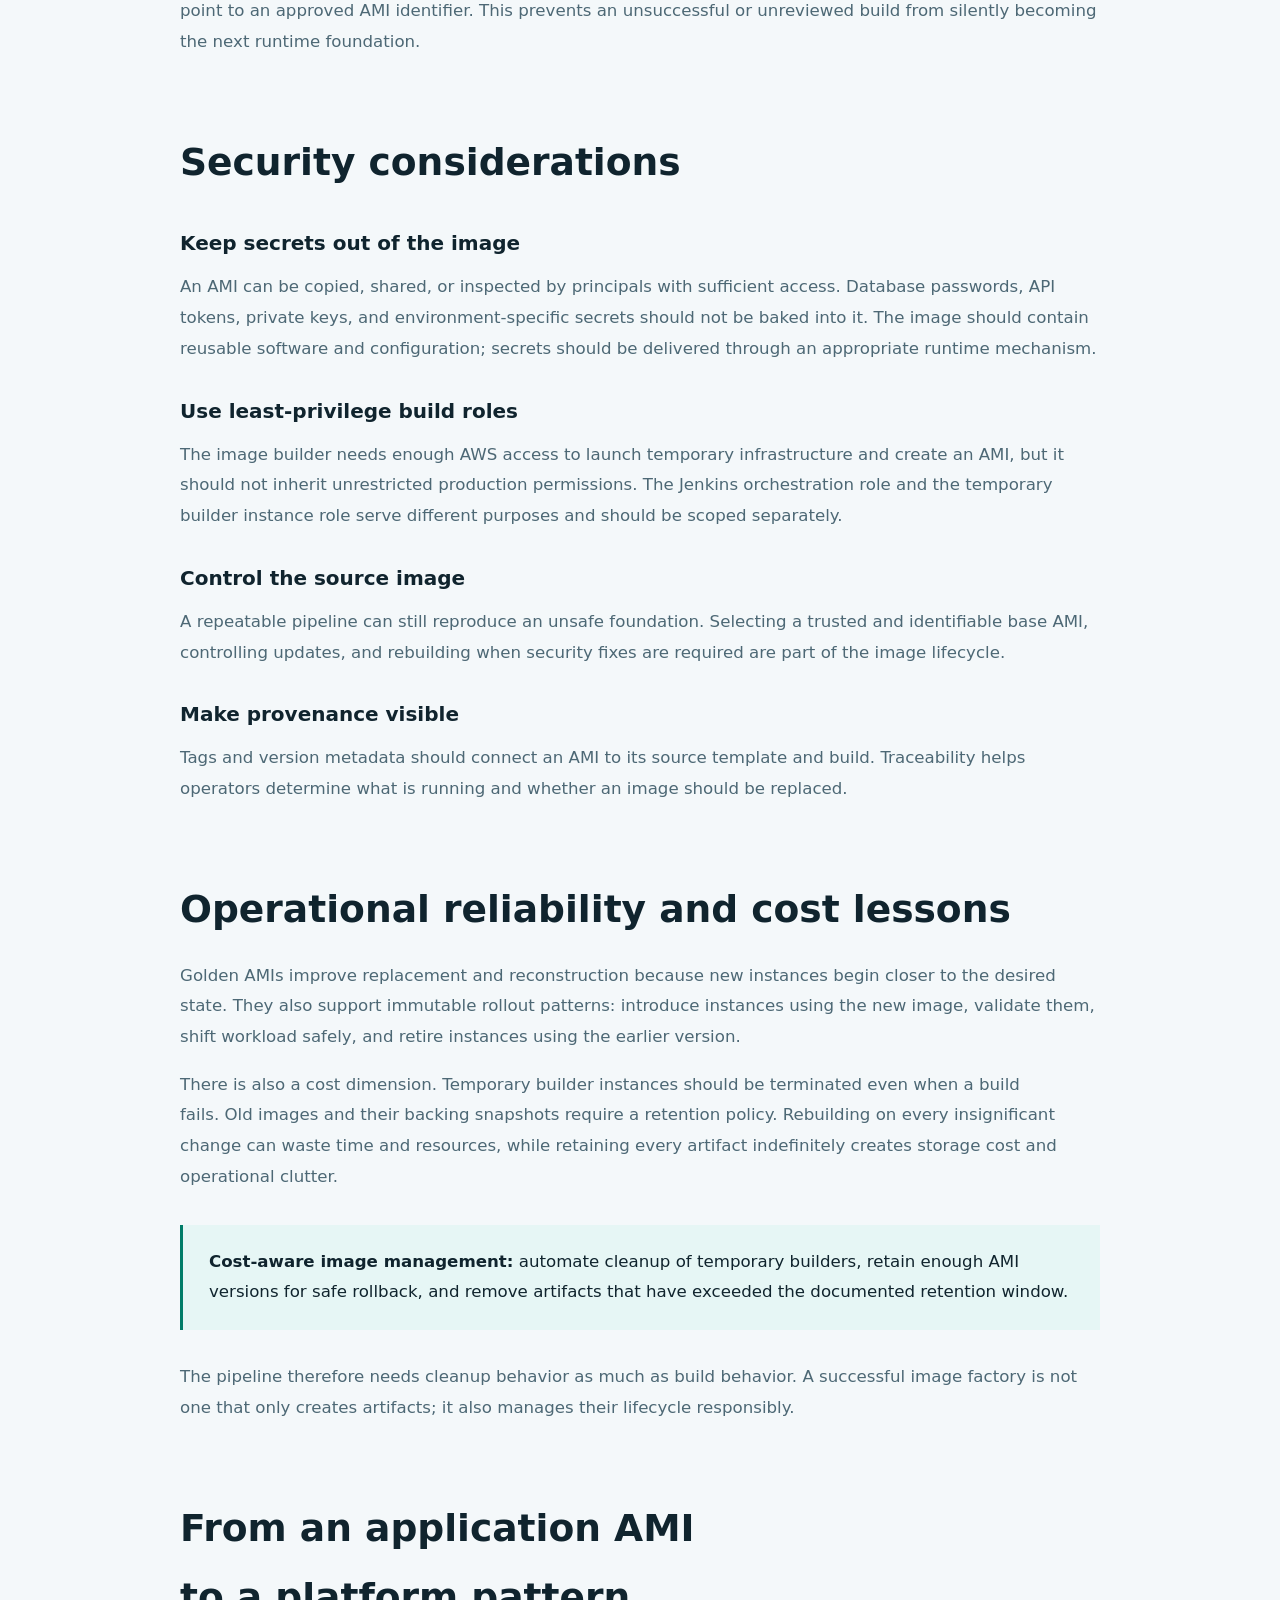
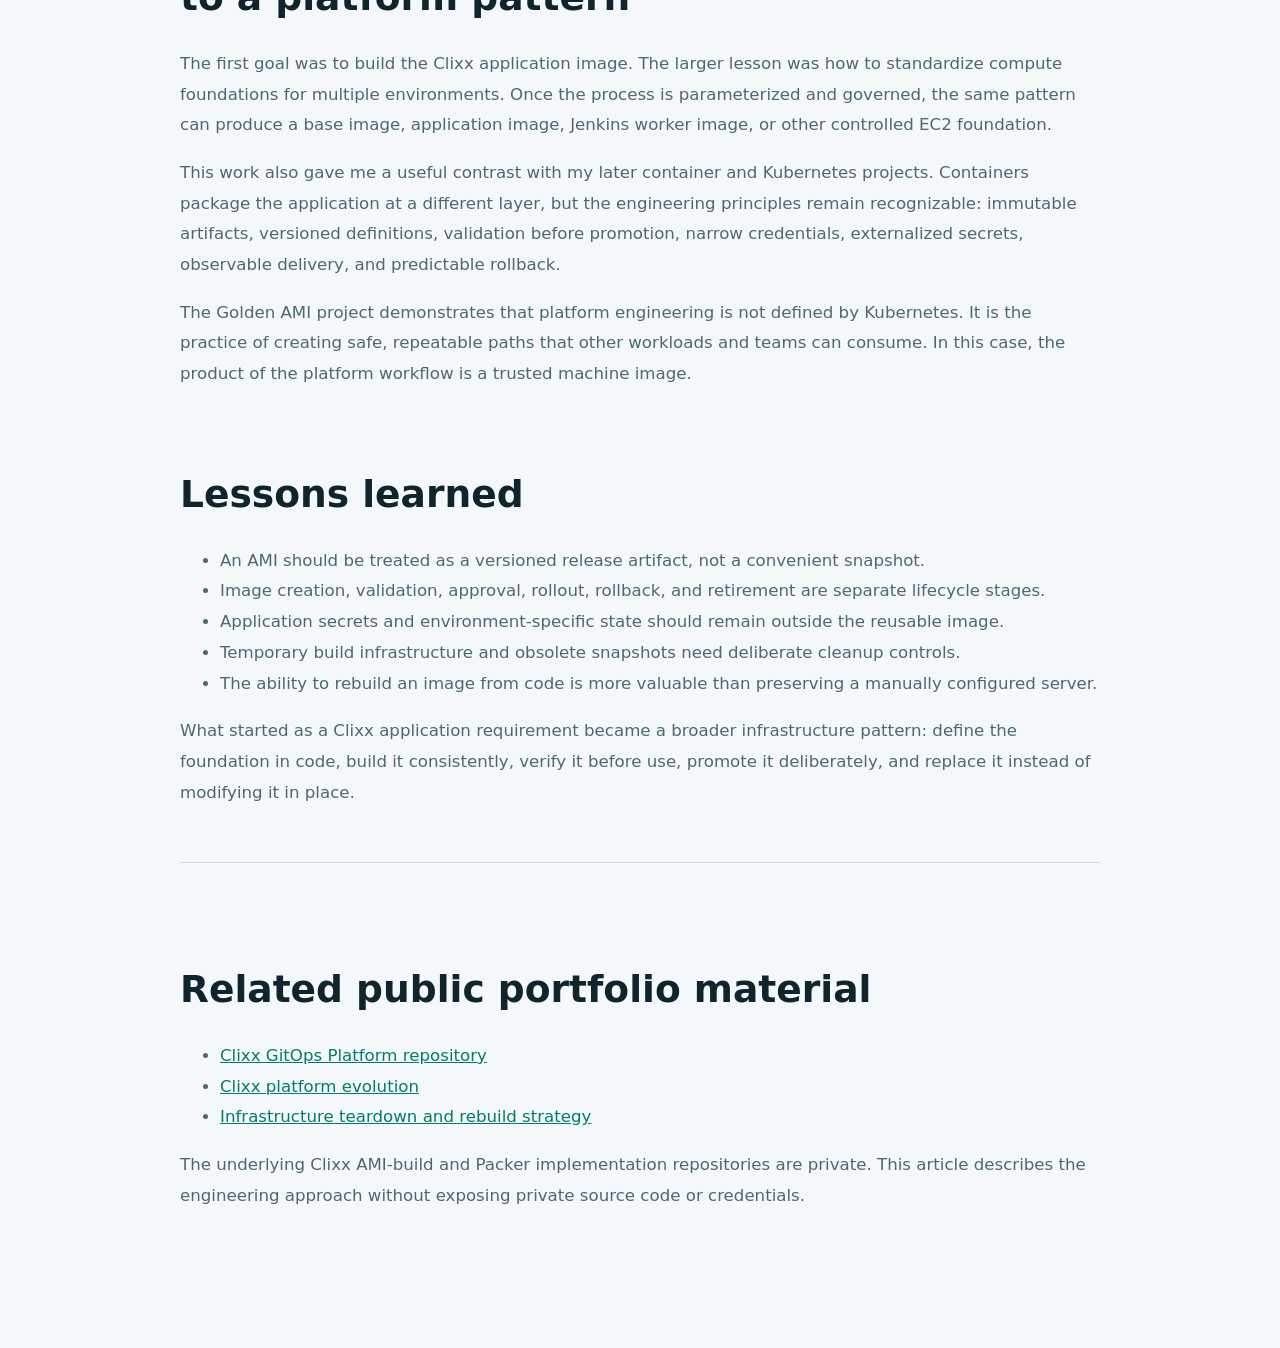
<file: articles/golden-ami-pipeline.html>
<!DOCTYPE html>
<html lang="en">
<head>
    <meta charset="UTF-8">
    <meta name="viewport" content="width=device-width, initial-scale=1.0">
    <meta name="author" content="Christine Adelusi">
    <meta name="description" content="How Christine Adelusi turned a Clixx application AMI build into a repeatable Golden AMI pipeline using Packer, Ansible, Jenkins, and AWS.">
    <link
    rel="canonical"
    href="https://xtinead.github.io/christine-devops-portfolio/articles/golden-ami-pipeline.html"
>

<meta property="og:type" content="article">
<meta property="og:site_name" content="Christine Adelusi DevOps and Platform Engineering Portfolio">
<meta property="og:url" content="https://xtinead.github.io/christine-devops-portfolio/articles/golden-ami-pipeline.html">
<meta property="og:title" content="Golden AMIs: Secure and Repeatable EC2 Foundations | Christine Adelusi">
<meta property="og:description" content="How Christine Adelusi turned a Clixx application AMI build into a repeatable Golden AMI pipeline using Packer, Ansible, Jenkins, and AWS.">
<meta
    property="og:image"
    content="https://xtinead.github.io/christine-devops-portfolio/assets/images/christine-adelusi-portfolio-preview.png"
>
<meta
    property="og:image:alt"
    content="Christine Adelusi Senior DevOps and Platform Engineer portfolio"
>
<meta property="og:image:width" content="1200">
<meta property="og:image:height" content="630">

<meta name="twitter:card" content="summary_large_image">
<meta name="twitter:title" content="Golden AMIs: Secure and Repeatable EC2 Foundations | Christine Adelusi">
<meta name="twitter:description" content="How Christine Adelusi turned a Clixx application AMI build into a repeatable Golden AMI pipeline using Packer, Ansible, Jenkins, and AWS.">
<meta
    name="twitter:image"
    content="https://xtinead.github.io/christine-devops-portfolio/assets/images/christine-adelusi-portfolio-preview.png"
>

<link
    rel="icon"
    href="../assets/images/favicon.svg"
    type="image/svg+xml"
>
    <title>Golden AMIs: Secure and Repeatable EC2 Foundations | Christine Adelusi</title>
    <script>(()=>{const s=localStorage.getItem("portfolio-theme");document.documentElement.dataset.theme=s||(matchMedia("(prefers-color-scheme: light)").matches?"light":"dark");})();</script>
    <link rel="stylesheet" href="../css/styles.css">
    <link rel="stylesheet" href="../css/portfolio-content.css">
    <script src="../js/main.js" defer></script>
</head>
<body>
    <a class="skip-link" href="#main-content">Skip to article content</a>
    <header class="site-header">
        <div class="container navigation">
            <a class="brand" href="../index.html#home" aria-label="Go to portfolio homepage">
                <span class="brand-mark" aria-hidden="true">CA</span>
                <span class="brand-name">Christine Adelusi</span>
            </a>
            <button class="menu-toggle" type="button" aria-expanded="false" aria-controls="primary-navigation">
                <span class="sr-only">Open navigation menu</span>
                <span aria-hidden="true"></span><span aria-hidden="true"></span><span aria-hidden="true"></span>
            </button>
            <nav id="primary-navigation" class="primary-navigation" aria-label="Primary navigation">
                <ul>
                    <li><a href="../index.html#about">About</a></li>
                    <li><a href="../index.html#capabilities">Capabilities</a></li>
                    <li><a href="../index.html#projects">Projects</a></li>
                    <li><a class="is-current" href="../index.html#writing" aria-current="page">Writing</a></li>
                    <li><a href="../index.html#approach">Approach</a></li>
                    <li><button id="theme-toggle" class="theme-toggle" type="button" aria-label="Switch to light theme" title="Switch color theme"><span class="theme-toggle-icon" aria-hidden="true">☀</span><span class="theme-toggle-text">Light</span></button></li>
                    <li><a href="../index.html#contact">Contact</a></li>
                </ul>
            </nav>
        </div>
    </header>
<main id="main-content" class="article-page"><article class="article-container">
    <a class="article-back" href="../index.html#writing">← Back to writing</a>
    <header class="article-header">
        <p class="section-label">Immutable infrastructure</p>
        <h1>Golden AMIs: Creating Secure and Repeatable EC2 Foundations</h1>
        <p class="article-summary">How an application-specific Clixx image build became a reusable platform-engineering pattern for versioning, validating, and promoting Amazon Machine Images.</p>
        <p class="article-byline">November 5, 2025 · 10 min read · Christine Adelusi</p>
    </header>
    <nav class="table-of-contents" aria-label="Table of contents"><strong>Table of contents</strong><ol>
        <li><a href="#origin">The Clixx origin</a></li>
        <li><a href="#problem">The configuration problem</a></li>
        <li><a href="#pipeline">The image pipeline</a></li>
        <li><a href="#responsibilities">Tool responsibilities</a></li>
        <li><a href="#validation">Validation and promotion</a></li>
        <li><a href="#security">Security considerations</a></li>
        <li><a href="#operations">Operational and cost lessons</a></li>
        <li><a href="#evolution">How the pattern evolved</a></li>
    </ol></nav>
    <div class="article-body">
        <h2 id="origin">The Clixx application was the starting point</h2>
        <p>My Golden AMI work began with a practical requirement: create an Amazon Machine Image that could run the Clixx application consistently. The implementation lived across private Clixx AMI-build and Packer AMI-build repositories, but the engineering lesson was larger than one application.</p>
        <p>I was not only packaging software. I was defining a repeatable server foundation: start from an approved source image, install and configure the required components, validate the result, register a new AMI, and make that version available to downstream infrastructure.</p>
        <p>That changed the way I thought about EC2 delivery. Instead of launching an instance and then turning it into the desired server through a long sequence of runtime changes, I could move most of that work into a controlled image-building stage.</p>
        <div class="article-callout"><strong>Core idea:</strong> build the server state once, validate it before use, and launch replacement instances from a known image instead of repairing long-lived servers manually.</div>

        <h2 id="problem">Why runtime configuration becomes risky</h2>
        <p>When each instance is configured after launch, successful operation depends on every installation command, package repository, configuration task, and external dependency behaving the same way every time. Two servers intended to be identical can gradually diverge because of manual fixes, package changes, or partially completed automation.</p>
        <p>This creates configuration drift. It also makes replacement slower and recovery less predictable because a new instance must repeat the entire setup process before it can serve traffic.</p>
        <p>A prebuilt application AMI reduces that uncertainty. The operating-system foundation and application prerequisites are assembled through a version-controlled process. Downstream instances still receive environment-specific configuration and secrets at runtime, but the stable foundation is already present.</p>

        <h2 id="pipeline">The Golden AMI pipeline</h2>
        <p>I structured the pipeline around a sequence of explicit stages:</p>
        <ol>
            <li><strong>Select a trusted source image.</strong> The build begins from an identified AWS base AMI rather than an arbitrary manually created instance.</li>
            <li><strong>Create temporary build infrastructure.</strong> Packer launches an isolated EC2 builder with the network and IAM access required for the build.</li>
            <li><strong>Apply configuration.</strong> Provisioning installs the Clixx application prerequisites and configures the reusable server foundation.</li>
            <li><strong>Run validation.</strong> The pipeline checks that expected packages, files, permissions, and services are present before accepting the image.</li>
            <li><strong>Create and tag the AMI.</strong> A successful build produces an immutable, identifiable image with version and traceability metadata.</li>
            <li><strong>Promote deliberately.</strong> Downstream infrastructure consumes an approved image version rather than automatically using any newly created AMI.</li>
            <li><strong>Clean up temporary resources.</strong> Build instances and related temporary infrastructure should not remain active after completion.</li>
        </ol>
        <div class="pipeline-flow" aria-label="Golden AMI pipeline flow">
            <span>Source AMI</span><span>Packer build</span><span>Ansible configuration</span><span>Validation</span><span>Versioned AMI</span><span>Controlled promotion</span>
        </div>
        <p>This sequence turned the image into a build artifact rather than an undocumented server snapshot. If configuration changed, the expected action was to build a new image version—not modify an already approved image.</p>

        <h2 id="responsibilities">Giving each tool one clear responsibility</h2>
        <div class="comparison-table-wrapper"><table class="article-comparison-table">
            <thead><tr><th>Component</th><th>Responsibility in the pipeline</th></tr></thead>
            <tbody>
                <tr><td>Packer</td><td>Defines the AMI build lifecycle and creates the temporary EC2 builder and resulting image.</td></tr>
                <tr><td>Ansible</td><td>Applies repeatable operating-system and application configuration without relying on manual server changes.</td></tr>
                <tr><td>Jenkins</td><td>Coordinates source checkout, validation, approvals, image creation, status reporting, and pipeline outcomes.</td></tr>
                <tr><td>AWS</td><td>Provides the source image, EC2 build environment, IAM controls, AMI registration, and downstream compute platform.</td></tr>
                <tr><td>Terraform</td><td>Allows downstream infrastructure to reference an approved image through reproducible infrastructure definitions.</td></tr>
                <tr><td>Git</td><td>Versions the Packer templates, configuration code, pipeline definition, and engineering changes.</td></tr>
            </tbody>
        </table></div>
        <p>The separation made failures easier to reason about. Packer owned image construction, Ansible owned configuration, Jenkins owned orchestration, and the consuming infrastructure owned rollout. No single script needed to hide the complete process.</p>

        <h2 id="validation">A completed build is not automatically an approved image</h2>
        <p>One of the most important distinctions in an image factory is the difference between creation and promotion. Packer can successfully register an AMI even when the application foundation is not operationally ready.</p>
        <p>I therefore treat validation as a quality gate. Checks should confirm the properties the consuming environment depends on, including:</p>
        <ul>
            <li>required packages and application files are present;</li>
            <li>expected services can start successfully;</li>
            <li>ownership and permissions match the design;</li>
            <li>temporary build files and credentials are absent;</li>
            <li>the image can boot into a usable state; and</li>
            <li>version and source metadata provide traceability.</li>
        </ul>
        <p>Promotion should then be explicit. A launch template, Terraform variable, or environment configuration should point to an approved AMI identifier. This prevents an unsuccessful or unreviewed build from silently becoming the next runtime foundation.</p>

        <h2 id="security">Security considerations</h2>
        <h3>Keep secrets out of the image</h3><p>An AMI can be copied, shared, or inspected by principals with sufficient access. Database passwords, API tokens, private keys, and environment-specific secrets should not be baked into it. The image should contain reusable software and configuration; secrets should be delivered through an appropriate runtime mechanism.</p>
        <h3>Use least-privilege build roles</h3><p>The image builder needs enough AWS access to launch temporary infrastructure and create an AMI, but it should not inherit unrestricted production permissions. The Jenkins orchestration role and the temporary builder instance role serve different purposes and should be scoped separately.</p>
        <h3>Control the source image</h3><p>A repeatable pipeline can still reproduce an unsafe foundation. Selecting a trusted and identifiable base AMI, controlling updates, and rebuilding when security fixes are required are part of the image lifecycle.</p>
        <h3>Make provenance visible</h3><p>Tags and version metadata should connect an AMI to its source template and build. Traceability helps operators determine what is running and whether an image should be replaced.</p>

        <h2 id="operations">Operational reliability and cost lessons</h2>
        <p>Golden AMIs improve replacement and reconstruction because new instances begin closer to the desired state. They also support immutable rollout patterns: introduce instances using the new image, validate them, shift workload safely, and retire instances using the earlier version.</p>
        <p>There is also a cost dimension. Temporary builder instances should be terminated even when a build fails. Old images and their backing snapshots require a retention policy. Rebuilding on every insignificant change can waste time and resources, while retaining every artifact indefinitely creates storage cost and operational clutter.</p>
        <div class="article-callout"><strong>Cost-aware image management:</strong> automate cleanup of temporary builders, retain enough AMI versions for safe rollback, and remove artifacts that have exceeded the documented retention window.</div>
        <p>The pipeline therefore needs cleanup behavior as much as build behavior. A successful image factory is not one that only creates artifacts; it also manages their lifecycle responsibly.</p>

        <h2 id="evolution">From an application AMI to a platform pattern</h2>
        <p>The first goal was to build the Clixx application image. The larger lesson was how to standardize compute foundations for multiple environments. Once the process is parameterized and governed, the same pattern can produce a base image, application image, Jenkins worker image, or other controlled EC2 foundation.</p>
        <p>This work also gave me a useful contrast with my later container and Kubernetes projects. Containers package the application at a different layer, but the engineering principles remain recognizable: immutable artifacts, versioned definitions, validation before promotion, narrow credentials, externalized secrets, observable delivery, and predictable rollback.</p>
        <p>The Golden AMI project demonstrates that platform engineering is not defined by Kubernetes. It is the practice of creating safe, repeatable paths that other workloads and teams can consume. In this case, the product of the platform workflow is a trusted machine image.</p>

        <h2>Lessons learned</h2>
        <ul>
            <li>An AMI should be treated as a versioned release artifact, not a convenient snapshot.</li>
            <li>Image creation, validation, approval, rollout, rollback, and retirement are separate lifecycle stages.</li>
            <li>Application secrets and environment-specific state should remain outside the reusable image.</li>
            <li>Temporary build infrastructure and obsolete snapshots need deliberate cleanup controls.</li>
            <li>The ability to rebuild an image from code is more valuable than preserving a manually configured server.</li>
        </ul>
        <p>What started as a Clixx application requirement became a broader infrastructure pattern: define the foundation in code, build it consistently, verify it before use, promote it deliberately, and replace it instead of modifying it in place.</p>

        <section class="article-resources"><h2>Related public portfolio material</h2><ul>
            <li><a href="https://github.com/xtinead/clixx-gitops-platform">Clixx GitOps Platform repository</a></li>
            <li><a href="https://xtinead.github.io/clixx-gitops-platform/platform-evolution.html">Clixx platform evolution</a></li>
            <li><a href="https://xtinead.github.io/clixx-gitops-platform/platform-infra/teardown-rebuild.html">Infrastructure teardown and rebuild strategy</a></li>
        </ul><p>The underlying Clixx AMI-build and Packer implementation repositories are private. This article describes the engineering approach without exposing private source code or credentials.</p></section>
    </div>
</article></main>
</body>
</html>
</file>
<file: css/styles.css>
html {
    color-scheme: dark;
}

html[data-theme="light"] {
    color-scheme: light;

    --color-background: #f4f8fa;
    --color-background-alt: #ffffff;
    --color-surface: #ffffff;
    --color-surface-light: #eaf3f5;

    --color-border: rgba(25, 58, 72, 0.16);
    --color-border-strong: rgba(0, 122, 101, 0.42);

    --color-text: #10242e;
    --color-text-muted: #4d6875;
    --color-text-subtle: #647d88;

    --color-accent: #007c68;
    --color-accent-light: #00967e;
    --color-accent-dark: #d9f2eb;

    --shadow-large:
        0 25px 70px rgba(24, 54, 68, 0.14);
}

/* =========================================================
   1. Design tokens
   ========================================================= */

:root {
    --color-background: #071019;
    --color-background-alt: #0a1621;
    --color-surface: #0d1c28;
    --color-surface-light: #112433;
    --color-border: rgba(164, 194, 210, 0.16);
    --color-border-strong: rgba(75, 225, 188, 0.38);

    --color-text: #edf7f5;
    --color-text-muted: #9db2be;
    --color-text-subtle: #718894;

    --color-accent: #4be1bd;
    --color-accent-light: #75eccf;
    --color-accent-dark: #123c38;

    --font-primary:
        Inter,
        ui-sans-serif,
        system-ui,
        -apple-system,
        BlinkMacSystemFont,
        "Segoe UI",
        sans-serif;

    --font-monospace:
        "Cascadia Code",
        "SFMono-Regular",
        Consolas,
        "Liberation Mono",
        monospace;

    --container-width: 1180px;
    --header-height: 80px;

    --radius-small: 4px;
    --radius-medium: 8px;

    --shadow-large:
        0 30px 80px rgba(0, 0, 0, 0.32);

    --transition-standard:
        180ms ease;
}


/* =========================================================
   2. Reset and global styles
   ========================================================= */

*,
*::before,
*::after {
    box-sizing: border-box;
}

html {
    scroll-behavior: smooth;
    scroll-padding-top: calc(var(--header-height) + 24px);
}

body {
    margin: 0;
    min-width: 320px;
    color: var(--color-text);
    background:
        radial-gradient(
            circle at 90% 5%,
            rgba(29, 134, 119, 0.16),
            transparent 28rem
        ),
        radial-gradient(
            circle at 5% 35%,
            rgba(35, 85, 144, 0.11),
            transparent 25rem
        ),
        var(--color-background);
    font-family: var(--font-primary);
    font-size: 1rem;
    line-height: 1.65;
    overflow-x: hidden;
}

body::before {
    position: fixed;
    inset: 0;
    z-index: -1;
    content: "";
    pointer-events: none;
    opacity: 0.18;
    background-image:
        linear-gradient(
            rgba(255, 255, 255, 0.025) 1px,
            transparent 1px
        ),
        linear-gradient(
            90deg,
            rgba(255, 255, 255, 0.025) 1px,
            transparent 1px
        );
    background-size: 44px 44px;
    mask-image:
        linear-gradient(to bottom, black, transparent 78%);
}

img,
svg {
    display: block;
    max-width: 100%;
}

button,
a {
    font: inherit;
}

a {
    color: inherit;
}

button {
    color: inherit;
}

h1,
h2,
h3,
p {
    margin-top: 0;
}

h1,
h2,
h3 {
    text-wrap: balance;
}

p {
    text-wrap: pretty;
}

ul,
ol {
    margin-top: 0;
}

section {
    position: relative;
}

.container {
    width: min(
        calc(100% - 48px),
        var(--container-width)
    );
    margin-inline: auto;
}


/* =========================================================
   3. Accessibility helpers
   ========================================================= */

.skip-link {
    position: fixed;
    top: -100px;
    left: 16px;
    z-index: 1000;
    padding: 10px 16px;
    color: #03100c;
    background: var(--color-accent);
    border-radius: var(--radius-small);
    font-weight: 700;
    text-decoration: none;
}

.skip-link:focus {
    top: 16px;
}

.sr-only {
    position: absolute;
    width: 1px;
    height: 1px;
    padding: 0;
    margin: -1px;
    overflow: hidden;
    clip: rect(0, 0, 0, 0);
    white-space: nowrap;
    border: 0;
}

:focus-visible {
    outline: 2px solid var(--color-accent);
    outline-offset: 4px;
}


/* =========================================================
   4. Header and navigation
   ========================================================= */

.site-header {
    position: sticky;
    top: 0;
    z-index: 100;
    height: var(--header-height);
    background: rgba(7, 16, 25, 0.88);
    border-bottom: 1px solid var(--color-border);
    backdrop-filter: blur(16px);
}

.navigation {
    display: flex;
    align-items: center;
    justify-content: space-between;
    height: 100%;
}

.brand {
    display: inline-flex;
    align-items: center;
    gap: 12px;
    font-weight: 700;
    letter-spacing: -0.02em;
    text-decoration: none;
}

.brand-mark {
    display: grid;
    place-items: center;
    width: 34px;
    height: 34px;
    color: var(--color-accent);
    background: var(--color-accent-dark);
    border: 1px solid var(--color-border-strong);
    border-radius: var(--radius-small);
    font-family: var(--font-monospace);
    font-size: 0.75rem;
    letter-spacing: 0;
}

.primary-navigation ul {
    display: flex;
    align-items: center;
    gap: 32px;
    padding: 0;
    margin: 0;
    list-style: none;
}

.primary-navigation a {
    color: var(--color-text-muted);
    font-size: 0.9rem;
    font-weight: 600;
    text-decoration: none;
    transition:
        color var(--transition-standard);
}

.primary-navigation a:hover,
.primary-navigation a:focus-visible {
    color: var(--color-text);
}

.primary-navigation li:last-child a {
    padding: 9px 14px;
    color: var(--color-accent);
    border: 1px solid var(--color-border-strong);
    border-radius: var(--radius-small);
}

.menu-toggle {
    display: none;
    padding: 10px;
    background: transparent;
    border: 0;
    cursor: pointer;
}

.menu-toggle span:not(.sr-only) {
    display: block;
    width: 24px;
    height: 2px;
    margin-block: 5px;
    background: var(--color-text);
}

.theme-toggle {
    display: inline-flex;
    align-items: center;
    gap: 7px;
    padding: 8px 10px;
    color: var(--color-text-muted);
    background: transparent;
    border: 1px solid var(--color-border);
    border-radius: var(--radius-small);
    font-size: 0.84rem;
    font-weight: 600;
    cursor: pointer;
    transition:
        color var(--transition-standard),
        background-color var(--transition-standard),
        border-color var(--transition-standard);
}

.theme-toggle:hover {
    color: var(--color-text);
    background: var(--color-surface-light);
    border-color: var(--color-border-strong);
}

.theme-toggle-icon {
    color: var(--color-accent);
    font-size: 1rem;
}

html[data-theme="light"] .technology-list li {
    color: #496673;
    background: #f7fbfc;
    border-color: rgba(25, 58, 72, 0.24);
}

/* =========================================================
   5. Shared typography and components
   ========================================================= */

.eyebrow,
.section-label,
.card-label,
.platform-summary-label {
    font-family: var(--font-monospace);
    font-size: 0.75rem;
    font-weight: 600;
    letter-spacing: 0.11em;
    text-transform: uppercase;
}

.eyebrow,
.section-label {
    color: var(--color-accent);
}

.eyebrow {
    display: flex;
    align-items: center;
    gap: 10px;
}

.eyebrow::before {
    width: 8px;
    height: 8px;
    content: "";
    background: var(--color-accent);
    border-radius: 50%;
    box-shadow:
        0 0 0 5px rgba(75, 225, 189, 0.1);
}

.section {
    padding-block: 136px;
}

.section-heading {
    max-width: 790px;
    margin-bottom: 58px;
}

.section-label {
    margin-bottom: 16px;
}

.section-heading h2,
.contact-section h2 {
    margin-bottom: 22px;
    font-size: clamp(2.4rem, 5vw, 4.5rem);
    line-height: 1.04;
    letter-spacing: -0.055em;
}

.section-heading > p:last-child {
    max-width: 680px;
    color: var(--color-text-muted);
    font-size: 1.08rem;
}

.button {
    display: inline-flex;
    align-items: center;
    justify-content: center;
    min-height: 50px;
    padding: 11px 18px;
    border: 1px solid transparent;
    border-radius: var(--radius-small);
    font-weight: 700;
    text-decoration: none;
    transition:
        color var(--transition-standard),
        background-color var(--transition-standard),
        border-color var(--transition-standard),
        transform var(--transition-standard);
}

.button:hover {
    transform: translateY(-2px);
}

.button-primary {
    color: #03110d;
    background: var(--color-accent);
    border-color: var(--color-accent);
}

.button-primary:hover {
    background: var(--color-accent-light);
    border-color: var(--color-accent-light);
}

.button-secondary {
    color: var(--color-text);
    background: rgba(255, 255, 255, 0.025);
    border-color: var(--color-border);
}

.button-secondary:hover {
    border-color: var(--color-border-strong);
}


/* =========================================================
   6. Hero section
   ========================================================= */

.hero {
    min-height: calc(100vh - var(--header-height));
}

.hero-layout {
    display: grid;
    grid-template-columns: minmax(0, 1.25fr) minmax(340px, 0.75fr);
    align-items: center;
    gap: 80px;
    min-height: calc(100vh - var(--header-height));
    padding-block: 90px;
}

.hero-content h1 {
    max-width: 800px;
    margin-bottom: 28px;
    font-size: clamp(3.3rem, 7vw, 6.5rem);
    line-height: 0.98;
    letter-spacing: -0.07em;
}

.hero-summary {
    max-width: 680px;
    margin-bottom: 0;
    color: var(--color-text-muted);
    font-size: clamp(1.05rem, 2vw, 1.25rem);
}

.hero-actions {
    display: flex;
    flex-wrap: wrap;
    gap: 12px;
    margin-top: 38px;
}


/* =========================================================
   7. Delivery lifecycle panel
   ========================================================= */

.platform-summary {
    overflow: hidden;
    background:
        linear-gradient(
            145deg,
            rgba(16, 38, 51, 0.96),
            rgba(8, 21, 31, 0.96)
        );
    border: 1px solid var(--color-border);
    border-radius: var(--radius-medium);
    box-shadow: var(--shadow-large);
}

.platform-summary-label {
    padding: 18px 22px;
    margin: 0;
    color: var(--color-text-subtle);
    border-bottom: 1px solid var(--color-border);
}

.delivery-lifecycle {
    padding: 18px;
    margin: 0;
    list-style: none;
    counter-reset: none;
}

.delivery-lifecycle li {
    display: grid;
    grid-template-columns: 36px 1fr;
    align-items: center;
    gap: 12px;
    min-height: 78px;
    padding: 14px 12px;
    border-bottom: 1px solid var(--color-border);
}

.delivery-lifecycle li:last-child {
    border-bottom: 0;
}

.delivery-lifecycle li {
    display: grid;
    grid-template-columns: 36px 1fr;
    align-items: center;
    gap: 12px;
    min-height: 78px;
    padding: 14px 12px;
    background: transparent;
    border: 1px solid transparent;
    border-bottom-color: var(--color-border);
    border-radius: var(--radius-small);
    transition:
        background-color var(--transition-standard),
        border-color var(--transition-standard),
        transform var(--transition-standard);
}

.delivery-lifecycle li:hover {
    background: rgba(75, 225, 189, 0.05);
    border-color: rgba(75, 225, 189, 0.22);
    transform: translateX(4px);
}

.delivery-lifecycle li:last-child {
    border-bottom-color: transparent;
}

.delivery-lifecycle li:last-child:hover {
    border-bottom-color: rgba(75, 225, 189, 0.22);
}

.lifecycle-number {
    color: var(--color-text-subtle);
    font-family: var(--font-monospace);
    font-size: 0.72rem;
}

.delivery-lifecycle strong,
.delivery-lifecycle div > span {
    display: block;
}

.delivery-lifecycle strong {
    margin-bottom: 3px;
    font-size: 0.95rem;
}

.delivery-lifecycle div > span {
    color: var(--color-text-muted);
    font-family: var(--font-monospace);
    font-size: 0.72rem;
}


/* =========================================================
   8. Technology banner
   ========================================================= */

.technology-banner {
    background: rgba(255, 255, 255, 0.012);
    border-block: 1px solid var(--color-border);
}

.technology-banner ul {
    display: flex;
    align-items: center;
    justify-content: space-between;
    gap: 24px;
    min-height: 78px;
    padding: 0;
    margin: 0;
    color: var(--color-text-subtle);
    font-family: var(--font-monospace);
    font-size: 0.72rem;
    font-weight: 600;
    letter-spacing: 0.1em;
    list-style: none;
    text-transform: uppercase;
}

.technology-banner li {
    display: flex;
    align-items: center;
    gap: 24px;
}

.technology-banner li:not(:last-child)::after {
    color: var(--color-accent);
    content: "•";
}


/* =========================================================
   9. Capability cards
   ========================================================= */

.capabilities-grid {
    display: grid;
    grid-template-columns: repeat(4, minmax(0, 1fr));
    border-top: 1px solid var(--color-border);
    border-left: 1px solid var(--color-border);
}

.capability-card {
    position: relative;
    min-height: 410px;
    padding: 34px;
    overflow: hidden;
    background: rgba(10, 25, 36, 0.72);
    border-right: 1px solid var(--color-border);
    border-bottom: 1px solid var(--color-border);
    box-shadow: 0 0 0 rgba(0, 0, 0, 0);
    transition:
        background-color var(--transition-standard),
        border-color var(--transition-standard),
        box-shadow var(--transition-standard),
        transform var(--transition-standard);
}

.capability-card::before {
    position: absolute;
    top: 0;
    right: 0;
    left: 0;
    height: 3px;
    content: "";
    background: var(--color-accent);
    opacity: 0;
    transform: scaleX(0);
    transform-origin: left;
    transition:
        opacity var(--transition-standard),
        transform var(--transition-standard);
}

.capability-card:hover {
    z-index: 1;
    background: var(--color-surface-light);
    border-color: var(--color-border-strong);
    box-shadow:
        0 20px 45px rgba(0, 0, 0, 0.2);
    transform: translateY(-6px);
}

.capability-card:hover::before {
    opacity: 1;
    transform: scaleX(1);
}

.card-label {
    margin-bottom: 14px;
    color: var(--color-text-subtle);
}

.capability-card h3,
.project-card h3 {
    margin-bottom: 18px;
    font-size: 1.55rem;
    line-height: 1.2;
    letter-spacing: -0.03em;
}

.capability-card > p:not(.card-label),
.project-card > p:not(.card-label) {
    color: var(--color-text-muted);
}

.technology-list {
    display: flex;
    flex-wrap: wrap;
    gap: 7px;
    padding: 0;
    margin: 28px 0 0;
    list-style: none;
}

.technology-list li {
    padding: 5px 9px;
    color: #b3c6cf;
    border: 1px solid var(--color-border);
    border-radius: 3px;
    font-family: var(--font-monospace);
    font-size: 0.7rem;
}


/* =========================================================
   10. Project cards
   ========================================================= */

.projects-section {
    background:
        linear-gradient(
            to bottom,
            rgba(10, 22, 33, 0.5),
            transparent
        );
    border-top: 1px solid var(--color-border);
}


/*
 * Project grid.
 */

.projects-grid {
    display: grid;
    grid-template-columns: repeat(2, minmax(0, 1fr));
    gap: 18px;
}


/*
 * Standard project card.
 */

.project-card {
    position: relative;
    display: flex;
    flex-direction: column;
    min-height: 390px;
    padding: 34px;
    overflow: hidden;
    background: rgba(13, 28, 40, 0.82);
    border: 1px solid var(--color-border);
    border-radius: var(--radius-medium);
    box-shadow: 0 0 0 rgba(0, 0, 0, 0);
    transition:
        background-color var(--transition-standard),
        border-color var(--transition-standard),
        box-shadow var(--transition-standard),
        transform var(--transition-standard);
}


/*
 * Animated accent line.
 */

.project-card::before {
    position: absolute;
    top: 0;
    right: 0;
    left: 0;
    height: 3px;
    content: "";
    background: var(--color-accent);
    opacity: 0;
    transform: scaleX(0);
    transform-origin: left;
    transition:
        opacity var(--transition-standard),
        transform var(--transition-standard);
}


/*
 * Mouse and keyboard highlight.
 */

.project-card:hover,
.project-card:focus-within {
    background: var(--color-surface-light);
    border-color: var(--color-border-strong);
    box-shadow:
        0 24px 55px rgba(0, 0, 0, 0.24);
    transform: translateY(-7px);
}

.project-card:hover::before,
.project-card:focus-within::before {
    opacity: 1;
    transform: scaleX(1);
}


/*
 * Featured project.
 */

.project-card-featured {
    grid-column: 1 / -1;
    min-height: 440px;
    background:
        linear-gradient(
            125deg,
            rgba(17, 55, 60, 0.9),
            rgba(9, 27, 39, 0.92)
        );
    border-color: rgba(75, 225, 189, 0.24);
}

.project-card-featured:hover,
.project-card-featured:focus-within {
    background:
        linear-gradient(
            125deg,
            rgba(21, 68, 66, 0.96),
            rgba(12, 34, 47, 0.96)
        );
}


/*
 * Project card header and status.
 */

.project-card-header {
    display: flex;
    align-items: flex-start;
    justify-content: space-between;
    gap: 20px;
    margin-bottom: 64px;
}

.project-number {
    margin: 0;
    color: var(--color-text-subtle);
    font-family: var(--font-monospace);
    font-size: 0.72rem;
    letter-spacing: 0.08em;
    text-transform: uppercase;
}

.project-status {
    display: inline-flex;
    align-items: center;
    min-height: 27px;
    padding: 4px 10px;
    color: var(--color-accent);
    background: rgba(75, 225, 189, 0.08);
    border: 1px solid rgba(75, 225, 189, 0.2);
    border-radius: 999px;
    font-family: var(--font-monospace);
    font-size: 0.66rem;
    font-weight: 600;
    letter-spacing: 0.05em;
    line-height: 1;
    text-transform: uppercase;
}

.project-status::before {
    width: 6px;
    height: 6px;
    margin-right: 7px;
    content: "";
    background: currentColor;
    border-radius: 50%;
}

.project-status-development {
    color: #76b8ff;
    background: rgba(118, 184, 255, 0.08);
    border-color: rgba(118, 184, 255, 0.22);
}

.project-status-upcoming {
    color: #d7b86c;
    background: rgba(215, 184, 108, 0.08);
    border-color: rgba(215, 184, 108, 0.22);
}


/*
 * Project typography.
 */

.project-card h3 {
    margin-bottom: 18px;
}

.project-card > p:not(.card-label) {
    color: var(--color-text-muted);
}

.project-card-featured h3 {
    max-width: 700px;
    font-size: clamp(2.3rem, 5vw, 4rem);
}

.project-card-featured > p:not(.card-label) {
    max-width: 760px;
    font-size: 1.08rem;
}


/*
 * Featured-project highlights.
 */

.project-highlights {
    display: grid;
    grid-template-columns: repeat(2, minmax(0, 1fr));
    gap: 0 40px;
    max-width: 900px;
    padding: 0;
    margin: 34px 0;
    list-style: none;
}

.project-highlights li {
    position: relative;
    padding: 12px 0 12px 22px;
    color: #bfd0d7;
    border-bottom: 1px solid var(--color-border);
}

.project-highlights li::before {
    position: absolute;
    left: 0;
    color: var(--color-accent);
    content: "+";
    font-family: var(--font-monospace);
}


/*
 * Technologies displayed inside project cards.
 */

.project-technologies {
    display: flex;
    flex-wrap: wrap;
    gap: 8px;
    padding: 0;
    margin: 26px 0;
    list-style: none;
}

.project-technologies li {
    display: inline-flex;
    align-items: center;
    min-height: 29px;
    padding: 5px 11px;
    color: var(--color-accent-light);
    background: rgba(75, 225, 189, 0.08);
    border: 1px solid rgba(75, 225, 189, 0.2);
    border-radius: 999px;
    font-family: var(--font-monospace);
    font-size: 0.7rem;
    font-weight: 600;
    line-height: 1;
}


/*
 * Project links.
 */

.project-links {
    display: flex;
    flex-wrap: wrap;
    gap: 20px;
    padding-top: 24px;
    margin-top: auto;
    border-top: 1px solid var(--color-border);
}

.project-links a {
    display: inline-flex;
    align-items: center;
    gap: 5px;
    color: var(--color-accent);
    font-size: 0.88rem;
    font-weight: 700;
    text-decoration: none;
    transition:
        color var(--transition-standard),
        transform var(--transition-standard);
}

.project-links a::after {
    content: "↗";
    transition:
        transform var(--transition-standard);
}

.project-links a:hover,
.project-links a:focus-visible {
    color: var(--color-accent-light);
}

.project-links a:hover::after,
.project-links a:focus-visible::after {
    transform: translate(2px, -2px);
}


/*
 * Non-clickable actions for links that are not available yet.
 */

.project-link-unavailable {
    display: inline-flex;
    align-items: center;
    gap: 6px;
    color: var(--color-text-subtle);
    font-size: 0.88rem;
    font-weight: 600;
    cursor: not-allowed;
}

.project-link-unavailable::after {
    content: "—";
}


/*
 * Light-theme project cards.
 */

html[data-theme="light"] .projects-section {
    background:
        linear-gradient(
            to bottom,
            rgba(0, 124, 104, 0.035),
            transparent
        );
}

html[data-theme="light"] .project-card {
    background: rgba(255, 255, 255, 0.9);
}

html[data-theme="light"] .project-card:hover,
html[data-theme="light"] .project-card:focus-within {
    background: #ffffff;
    box-shadow:
        0 24px 55px rgba(28, 61, 74, 0.15);
}

html[data-theme="light"] .project-card-featured {
    color: var(--color-text);
    background:
        linear-gradient(
            125deg,
            #dff4ef,
            #f8fbfb
        );
}

html[data-theme="light"] .project-card-featured:hover,
html[data-theme="light"] .project-card-featured:focus-within {
    background:
        linear-gradient(
            125deg,
            #d3eee8,
            #ffffff
        );
}

html[data-theme="light"] .project-highlights li {
    color: var(--color-text-muted);
}

html[data-theme="light"] .project-technologies li {
    color: #006d5b;
    background: #e5f5f1;
    border-color: #c3e6dd;
}

html[data-theme="light"] .project-links a {
    color: #00715f;
}

html[data-theme="light"] .project-links a:hover,
html[data-theme="light"] .project-links a:focus-visible {
    color: #004f43;
}

html[data-theme="light"] .project-status {
    color: #006d5b;
    background: #e5f5f1;
    border-color: #c3e6dd;
}

html[data-theme="light"] .project-status-development {
    color: #245f98;
    background: #e7f2fd;
    border-color: #bfd8ee;
}

html[data-theme="light"] .project-status-upcoming {
    color: #745800;
    background: #fff6d8;
    border-color: #eadb9d;
}

html[data-theme="light"] .capability-card {
    background: rgba(255, 255, 255, 0.84);
}

html[data-theme="light"] .capability-card:hover {
    background: #ffffff;
    box-shadow:
        0 20px 45px rgba(28, 61, 74, 0.14);
}

/* =========================================================
   11. Engineering principles
   ========================================================= */

.principles-grid {
    display: grid;
    grid-template-columns: repeat(4, minmax(0, 1fr));
    border-top: 1px solid var(--color-border);
}

.principles-grid article {
    padding: 32px 28px 8px 0;
}

.principles-grid span {
    color: var(--color-accent);
    font-family: var(--font-monospace);
    font-size: 0.72rem;
}

.principles-grid h3 {
    margin: 46px 0 12px;
    font-size: 1.2rem;
}

.principles-grid p {
    color: var(--color-text-muted);
}


/* =========================================================
   12. Contact and footer
   ========================================================= */

.contact-section {
    padding-block: 112px;
    background: rgba(255, 255, 255, 0.012);
    border-block: 1px solid var(--color-border);
}

.contact-layout {
    display: grid;
    grid-template-columns: 1.2fr 0.8fr;
    align-items: end;
    gap: 90px;
}

.contact-layout h2 {
    margin-bottom: 0;
}

.contact-content p {
    color: var(--color-text-muted);
}

.contact-content p:last-child {
    margin-bottom: 0;
    color: var(--color-text-subtle);
    font-family: var(--font-monospace);
    font-size: 0.82rem;
}

.site-footer {
    color: var(--color-text-subtle);
    font-family: var(--font-monospace);
    font-size: 0.72rem;
}

.footer-layout {
    display: flex;
    align-items: center;
    justify-content: space-between;
    gap: 24px;
    min-height: 88px;
}

.footer-layout p {
    margin: 0;
}

.footer-layout a {
    color: var(--color-accent);
    text-decoration: none;
}

.footer-layout a:hover {
    text-decoration: underline;
}

/* =========================================================
   Light-theme component adjustments
   ========================================================= */

html[data-theme="light"] body {
    background:
        radial-gradient(
            circle at 90% 5%,
            rgba(0, 146, 122, 0.1),
            transparent 28rem
        ),
        radial-gradient(
            circle at 5% 35%,
            rgba(48, 111, 174, 0.08),
            transparent 25rem
        ),
        var(--color-background);
}

html[data-theme="light"] body::before {
    opacity: 0.3;
    background-image:
        linear-gradient(
            rgba(12, 52, 68, 0.05) 1px,
            transparent 1px
        ),
        linear-gradient(
            90deg,
            rgba(12, 52, 68, 0.05) 1px,
            transparent 1px
        );
}

html[data-theme="light"] .site-header {
    background: rgba(244, 248, 250, 0.9);
}

html[data-theme="light"] .primary-navigation {
    background: var(--color-background-alt);
}

html[data-theme="light"] .platform-summary {
    background:
        linear-gradient(
            145deg,
            rgba(255, 255, 255, 0.98),
            rgba(234, 243, 245, 0.98)
        );
}

html[data-theme="light"] .capability-card {
    background: rgba(255, 255, 255, 0.84);
}

html[data-theme="light"] .project-card {
    background: rgba(255, 255, 255, 0.9);
}

html[data-theme="light"] .project-card-featured {
    background:
        linear-gradient(
            125deg,
            rgba(216, 242, 236, 0.96),
            rgba(249, 252, 252, 0.96)
        );
}

html[data-theme="light"] .button-primary {
    color: #ffffff;
}

html[data-theme="light"] .delivery-lifecycle li:hover {
    background: rgba(0, 124, 104, 0.07);
    border-color: rgba(0, 124, 104, 0.28);
}

/* =========================================================
   13. Tablet layout
   ========================================================= */

@media (max-width: 1100px) {
    .capabilities-grid {
        grid-template-columns: repeat(2, minmax(0, 1fr));
    }
}

@media (max-width: 960px) {
    .hero-layout {
        grid-template-columns: 1fr;
        gap: 54px;
        min-height: auto;
        padding-block: 100px;
    }

    .platform-summary {
        width: min(100%, 620px);
    }

    .capabilities-grid {
        grid-template-columns: repeat(2, minmax(0, 1fr));
    }

    .principles-grid {
        grid-template-columns: repeat(2, minmax(0, 1fr));
    }

    .contact-layout {
        grid-template-columns: 1fr;
        gap: 32px;
    }
}


/* =========================================================
   14. Mobile layout
   ========================================================= */

@media (max-width: 720px) {
    :root {
        --header-height: 70px;
    }

    .container {
        width: min(calc(100% - 32px), var(--container-width));
    }

    .brand-name {
        font-size: 0.92rem;
    }

    .menu-toggle {
        display: block;
    }

    .primary-navigation {
        position: absolute;
        top: calc(var(--header-height) - 1px);
        right: 16px;
        left: 16px;
        display: none;
        padding: 10px;
        background: var(--color-background-alt);
        border: 1px solid var(--color-border);
        border-radius: var(--radius-small);
        box-shadow: var(--shadow-large);
    }

    .primary-navigation.is-open {
        display: block;
    }

    .primary-navigation ul {
        flex-direction: column;
        align-items: stretch;
        gap: 0;
    }

    .primary-navigation a {
        display: block;
        padding: 12px;
    }

    .primary-navigation li:last-child a {
        padding: 12px;
        border: 0;
    }

    .hero-layout {
        padding-block: 74px;
    }

    .hero-content h1 {
        font-size: clamp(2.75rem, 14vw, 4.2rem);
    }

    .hero-actions {
        flex-direction: column;
    }

    .technology-banner ul {
        flex-wrap: wrap;
        justify-content: center;
        gap: 10px 18px;
        min-height: auto;
        padding-block: 22px;
    }

    .technology-banner li {
        gap: 18px;
    }

    .section {
        padding-block: 94px;
    }

    .section-heading {
        margin-bottom: 42px;
    }

    .capabilities-grid,
    .projects-grid,
    .project-highlights,
    .principles-grid {
        grid-template-columns: 1fr;
    }

    .project-card-featured {
        grid-column: auto;
    }

    .capability-card,
    .project-card {
        min-height: auto;
        padding: 28px;
    }

    .project-number {
        margin-bottom: 52px;
    }

    .principles-grid article {
        padding: 28px 0;
        border-bottom: 1px solid var(--color-border);
    }

    .principles-grid h3 {
        margin-top: 30px;
    }

    .contact-section {
        padding-block: 88px;
    }

    .footer-layout {
        flex-direction: column;
        align-items: flex-start;
        justify-content: center;
        gap: 8px;
        padding-block: 24px;
    }
}


/* =========================================================
   15. Reduced-motion preference
   ========================================================= */

@media (prefers-reduced-motion: reduce) {
    html {
        scroll-behavior: auto;
    }

    *,
    *::before,
    *::after {
        scroll-behavior: auto !important;
        transition-duration: 0.01ms !important;
        animation-duration: 0.01ms !important;
        animation-iteration-count: 1 !important;
    }
}
</file>
<file: css/portfolio-content.css>
/* About, writing, article pages, and navigation interaction. */

.primary-navigation a {
    position: relative;
    display: inline-flex;
    padding: 10px 12px;
    color: var(--color-text-muted);
    border-radius: 4px;
    transition: color 160ms ease, background-color 160ms ease;
}

.primary-navigation a::after {
    position: absolute;
    right: 12px;
    bottom: 4px;
    left: 12px;
    height: 2px;
    background: var(--color-accent);
    content: "";
    opacity: 0;
    transform: scaleX(0);
    transition: opacity 160ms ease, transform 160ms ease;
}

.primary-navigation a:hover,
.primary-navigation a:focus-visible {
    color: var(--color-text);
    background: rgba(75, 225, 189, 0.08);
}

.primary-navigation a:hover::after,
.primary-navigation a:focus-visible::after {
    opacity: 1;
    transform: scaleX(1);
}

.about-layout {
    display: grid;
    grid-template-columns: minmax(220px, 0.65fr) minmax(0, 1.6fr);
    gap: clamp(44px, 8vw, 100px);
    align-items: start;
}

.about-portrait {
    width: 100%;
    max-width: 470px;
    aspect-ratio: 4 / 5;
    overflow: hidden;
    border: 1px solid var(--color-border);
    border-radius: var(--radius-small);
}

.portrait-image {
    display: block;
    width: 100%;
    height: 100%;
    object-fit: cover;
    object-position: center 20%;
}

.about-content h2,
.writing-heading h2 {
    max-width: 900px;
    margin-bottom: 28px;
    font-size: clamp(2.35rem, 5vw, 4.5rem);
    line-height: 1.04;
    letter-spacing: -0.05em;
}

.about-copy {
    max-width: 780px;
}

.about-copy p,
.writing-heading > p:last-child {
    color: var(--color-text-muted);
    line-height: 1.8;
}

.about-principles {
    display: grid;
    grid-template-columns: repeat(2, minmax(0, 1fr));
    gap: 0 30px;
    padding: 0;
    margin: 38px 0 0;
    list-style: none;
}

.about-principles li {
    padding: 14px 0;
    color: var(--color-text);
    border-bottom: 1px solid var(--color-border);
}

.about-principles li::before {
    margin-right: 10px;
    color: var(--color-accent);
    content: "+";
}

.writing-heading {
    max-width: 960px;
    margin-bottom: 58px;
}

.writing-heading > p:last-child {
    max-width: 720px;
}

.publication-list {
    max-width: 1040px;
    padding: 0;
    margin: 0;
    list-style: none;
    border-top: 1px solid var(--color-border);
}

.publication-list li {
    border-bottom: 1px solid var(--color-border);
}

.publication-list a {
    display: grid;
    grid-template-columns: minmax(0, 1fr) auto;
    gap: 34px;
    align-items: center;
    padding: 28px 18px;
    color: var(--color-text);
    text-decoration: none;
    transition: color 160ms ease, background-color 160ms ease, padding 160ms ease;
}

.publication-list a:hover,
.publication-list a:focus-visible {
    padding-left: 26px;
    color: var(--color-accent);
    background: rgba(75, 225, 189, 0.07);
    outline: none;
}

.publication-list a > span {
    font-size: clamp(1.05rem, 2vw, 1.3rem);
    font-weight: 650;
    line-height: 1.45;
}

.publication-list time {
    color: var(--color-text-subtle);
    font-family: var(--font-monospace);
    font-size: 0.78rem;
    white-space: nowrap;
}

html[data-theme="light"] .primary-navigation a:hover,
html[data-theme="light"] .primary-navigation a:focus-visible,
html[data-theme="light"] .publication-list a:hover,
html[data-theme="light"] .publication-list a:focus-visible {
    background: rgba(0, 126, 104, 0.08);
}

/* Standalone article pages. */
.article-page {
    padding: 96px 0 120px;
}

.article-container {
    width: min(920px, calc(100% - 40px));
    margin-inline: auto;
}

.article-back {
    display: inline-block;
    margin-bottom: 54px;
    color: var(--color-accent);
    text-decoration: none;
}

.article-header h1 {
    margin: 18px 0 24px;
    font-size: clamp(2.6rem, 7vw, 5.4rem);
    line-height: 1.02;
    letter-spacing: -0.055em;
}

.article-summary {
    color: var(--color-text-muted);
    font-size: clamp(1.1rem, 2vw, 1.35rem);
    line-height: 1.7;
}

.article-byline {
    margin: 22px 0 46px;
    color: var(--color-accent);
    font-family: var(--font-monospace);
    font-size: 0.82rem;
}

.table-of-contents {
    padding: 24px 28px;
    margin-bottom: 54px;
    background: rgba(13, 28, 40, 0.72);
    border: 1px solid var(--color-border);
    border-radius: var(--radius-small);
}

.table-of-contents strong {
    display: block;
    margin-bottom: 12px;
}

.table-of-contents ol {
    margin: 0;
}

.table-of-contents a {
    color: var(--color-accent);
}

.article-body {
    font-size: 1.04rem;
    line-height: 1.85;
}

.article-body h2 {
    padding-top: 32px;
    margin: 38px 0 16px;
    font-size: clamp(1.7rem, 3vw, 2.35rem);
}

.article-body p,
.article-body li {
    color: var(--color-text-muted);
}

.article-callout {
    padding: 22px 26px;
    margin: 32px 0;
    background: rgba(75, 225, 189, 0.08);
    border-left: 3px solid var(--color-accent);
}

.article-figure {
    margin: 42px 0;
}

.article-figure img {
    display: block;
    width: 100%;
    height: auto;
    background: #ffffff;
    border: 1px solid var(--color-border);
    border-radius: var(--radius-small);
}

.article-figure figcaption {
    margin-top: 12px;
    color: var(--color-text-subtle);
    font-family: var(--font-monospace);
    font-size: 0.78rem;
    line-height: 1.6;
}

.article-body h3 {
    margin: 28px 0 10px;
    font-size: 1.25rem;
}

.article-body code {
    color: var(--color-accent);
    font-family: var(--font-monospace);
}

.article-resources {
    padding-top: 22px;
    margin-top: 54px;
    border-top: 1px solid var(--color-border);
}

.article-resources a {
    color: var(--color-accent);
}

.comparison-table-wrapper {
    margin: 38px 0;
    overflow-x: auto;
    border: 1px solid var(--color-border);
    border-radius: var(--radius-small);
}

.article-comparison-table {
    width: 100%;
    min-width: 700px;
    border-collapse: collapse;
}

.article-comparison-table th,
.article-comparison-table td {
    padding: 16px 18px;
    text-align: left;
    vertical-align: top;
    border-bottom: 1px solid var(--color-border);
}

.article-comparison-table th {
    color: var(--color-text);
    background: rgba(75, 225, 189, 0.09);
    font-family: var(--font-monospace);
    font-size: 0.78rem;
    letter-spacing: 0.04em;
    text-transform: uppercase;
}

.article-comparison-table td {
    color: var(--color-text-muted);
}

.article-comparison-table tr:last-child td {
    border-bottom: 0;
}

.pipeline-flow {
    display: grid;
    grid-template-columns: repeat(3, minmax(0, 1fr));
    gap: 10px;
    margin: 34px 0;
}

.pipeline-flow span {
    position: relative;
    display: grid;
    min-height: 76px;
    padding: 14px;
    place-items: center;
    color: var(--color-text);
    text-align: center;
    background: rgba(75, 225, 189, 0.07);
    border: 1px solid var(--color-border);
    border-radius: var(--radius-small);
    font-family: var(--font-monospace);
    font-size: 0.76rem;
}

@media (max-width: 720px) {
    .pipeline-flow {
        grid-template-columns: repeat(2, minmax(0, 1fr));
    }
}

html[data-theme="light"] .table-of-contents {
    background: rgba(255, 255, 255, 0.9);
}

@media (max-width: 900px) {
    .about-layout {
        grid-template-columns: 1fr;
    }

    .about-portrait {
        max-width: 470px;
    }
}

@media (max-width: 720px) {
    .about-principles {
        grid-template-columns: 1fr;
    }

    .publication-list a {
        grid-template-columns: 1fr;
        gap: 10px;
        padding-inline: 0;
    }

    .publication-list a:hover,
    .publication-list a:focus-visible {
        padding-left: 14px;
    }
}

@media (prefers-reduced-motion: reduce) {
    .primary-navigation a,
    .primary-navigation a::after,
    .publication-list a {
        transition: none;
    }
}
</file>
